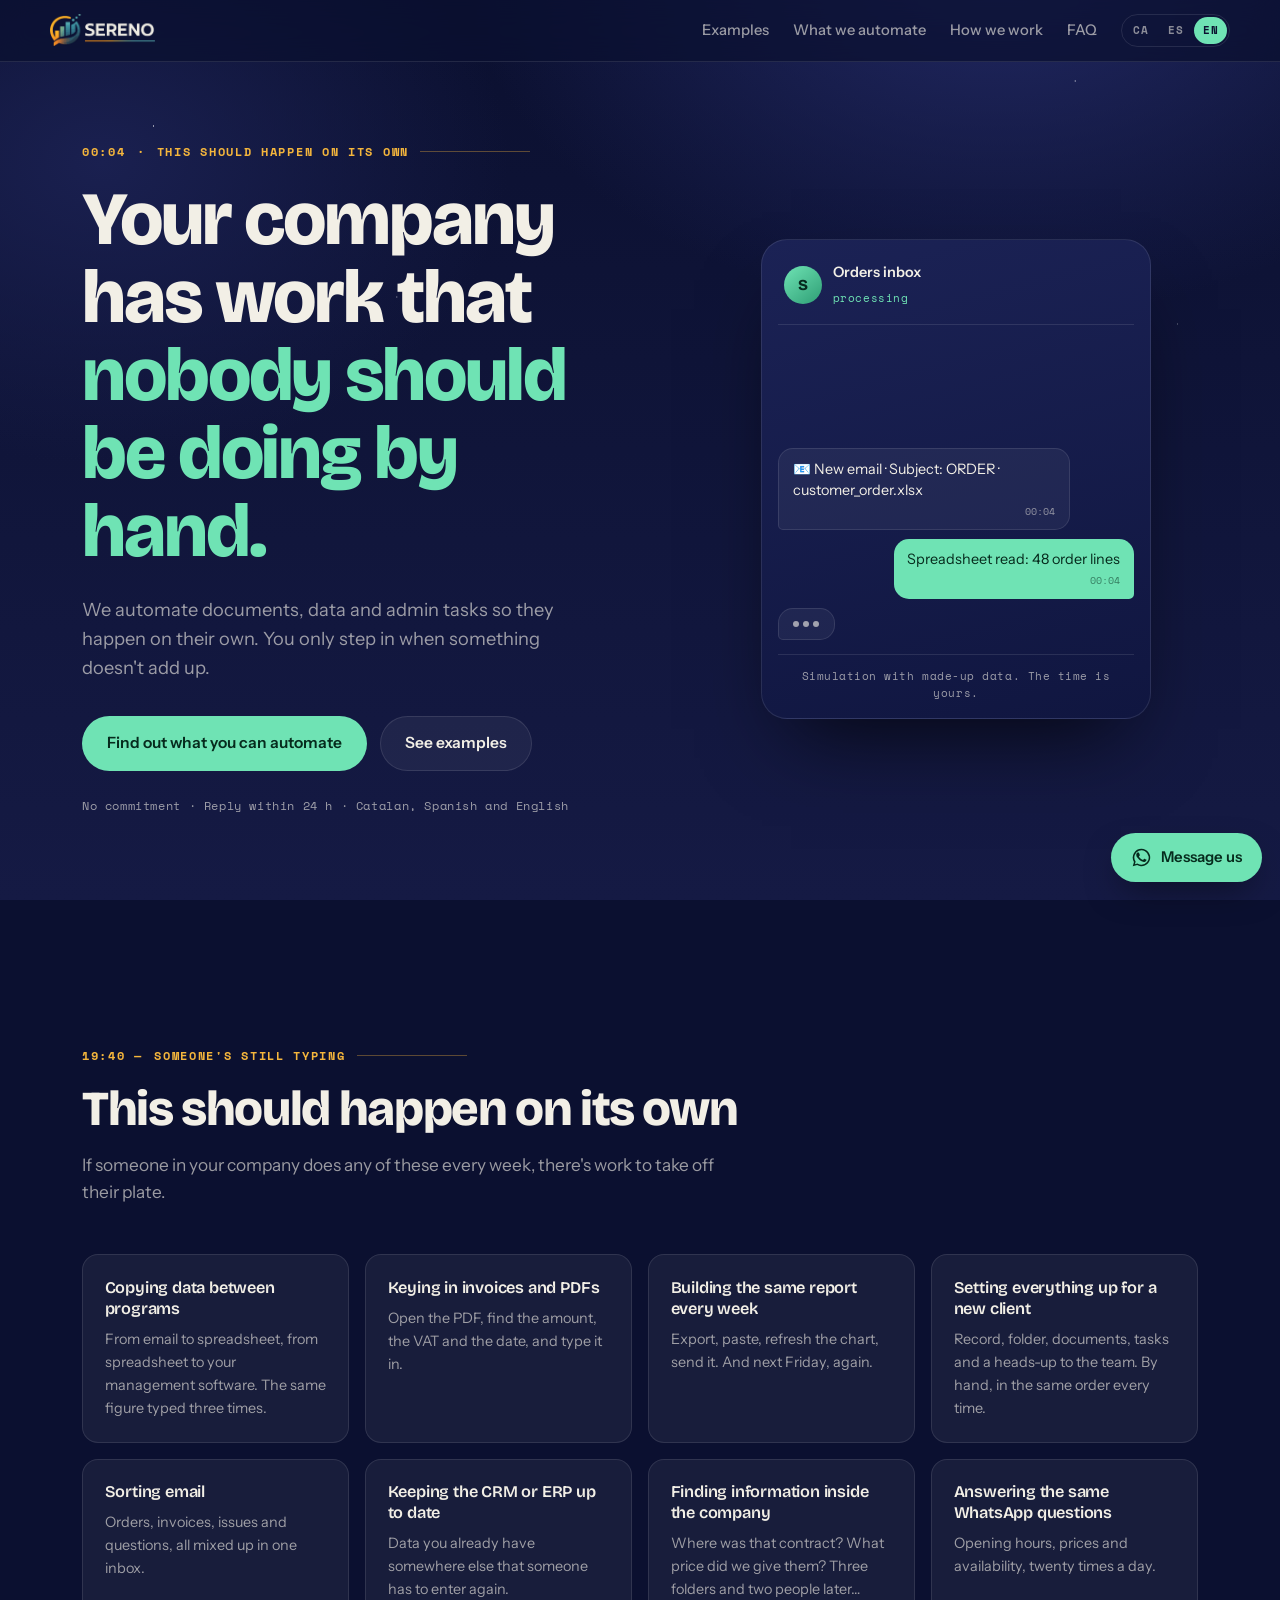
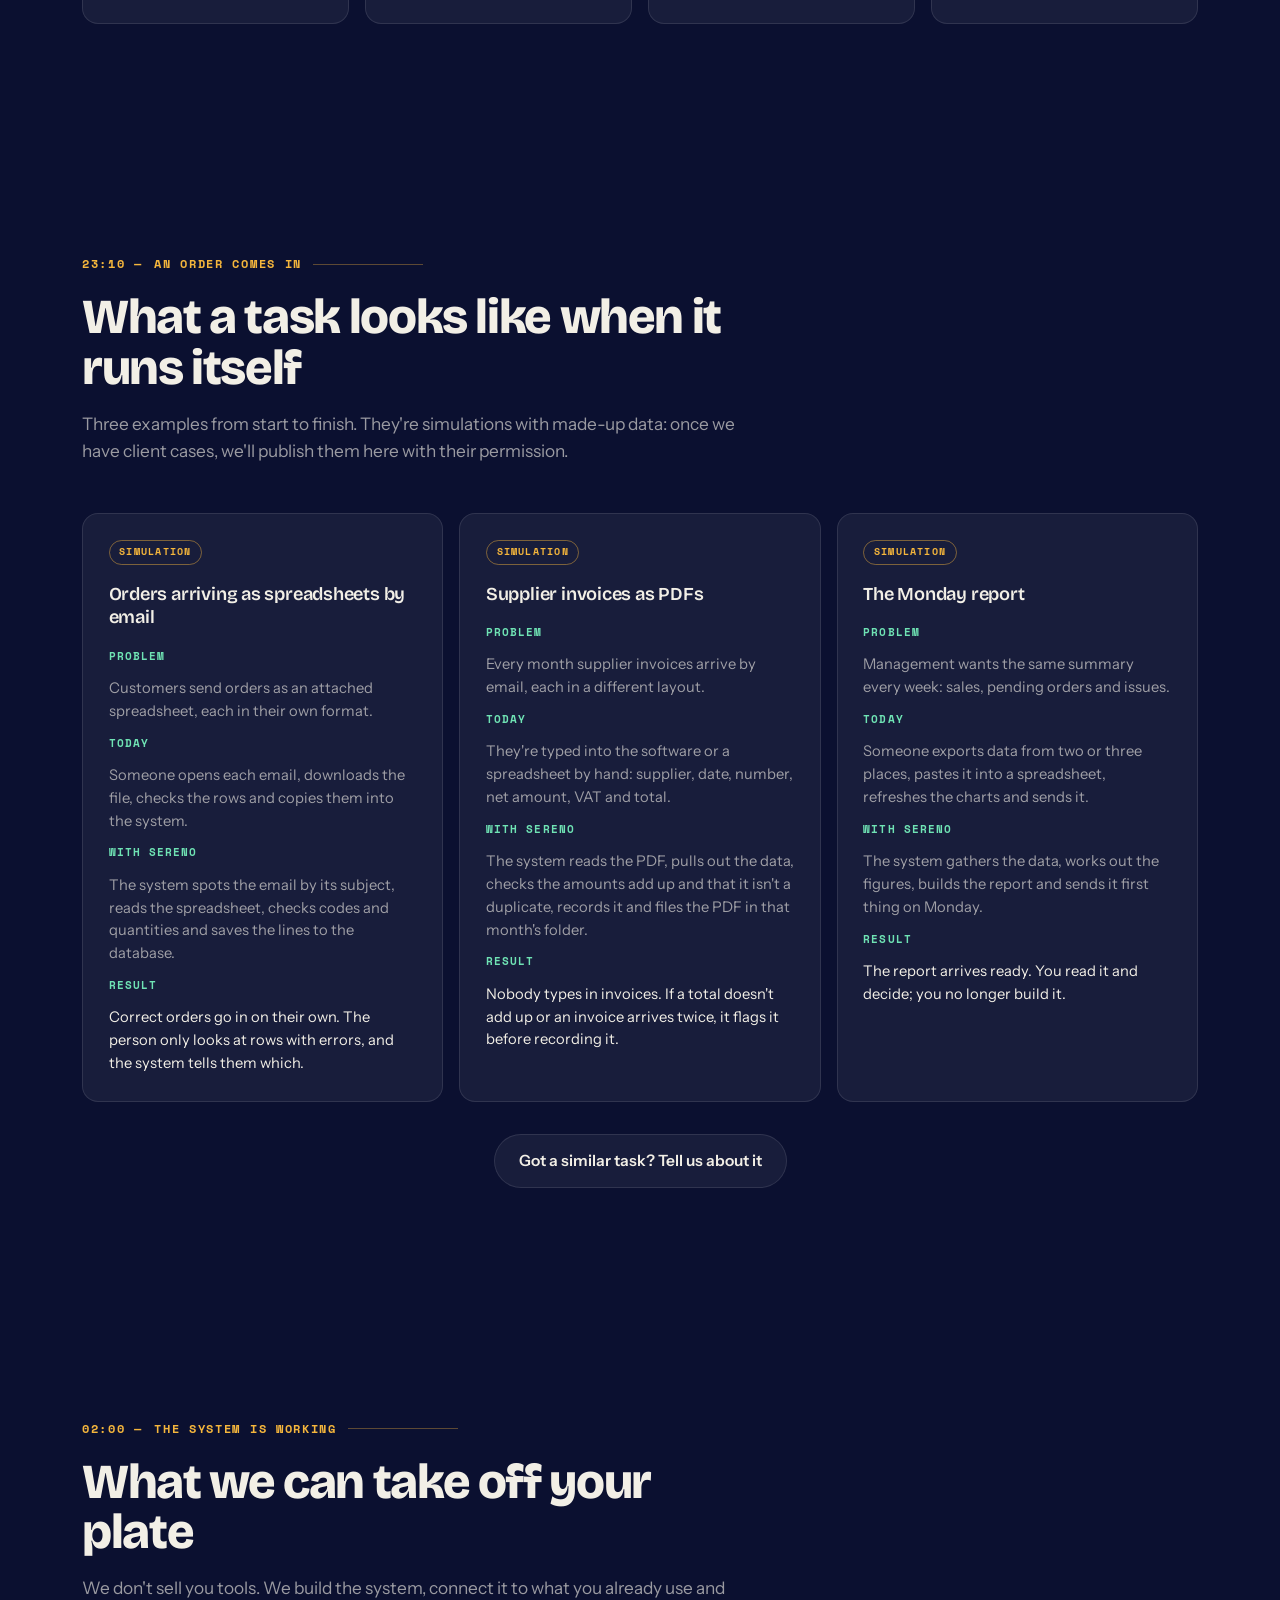
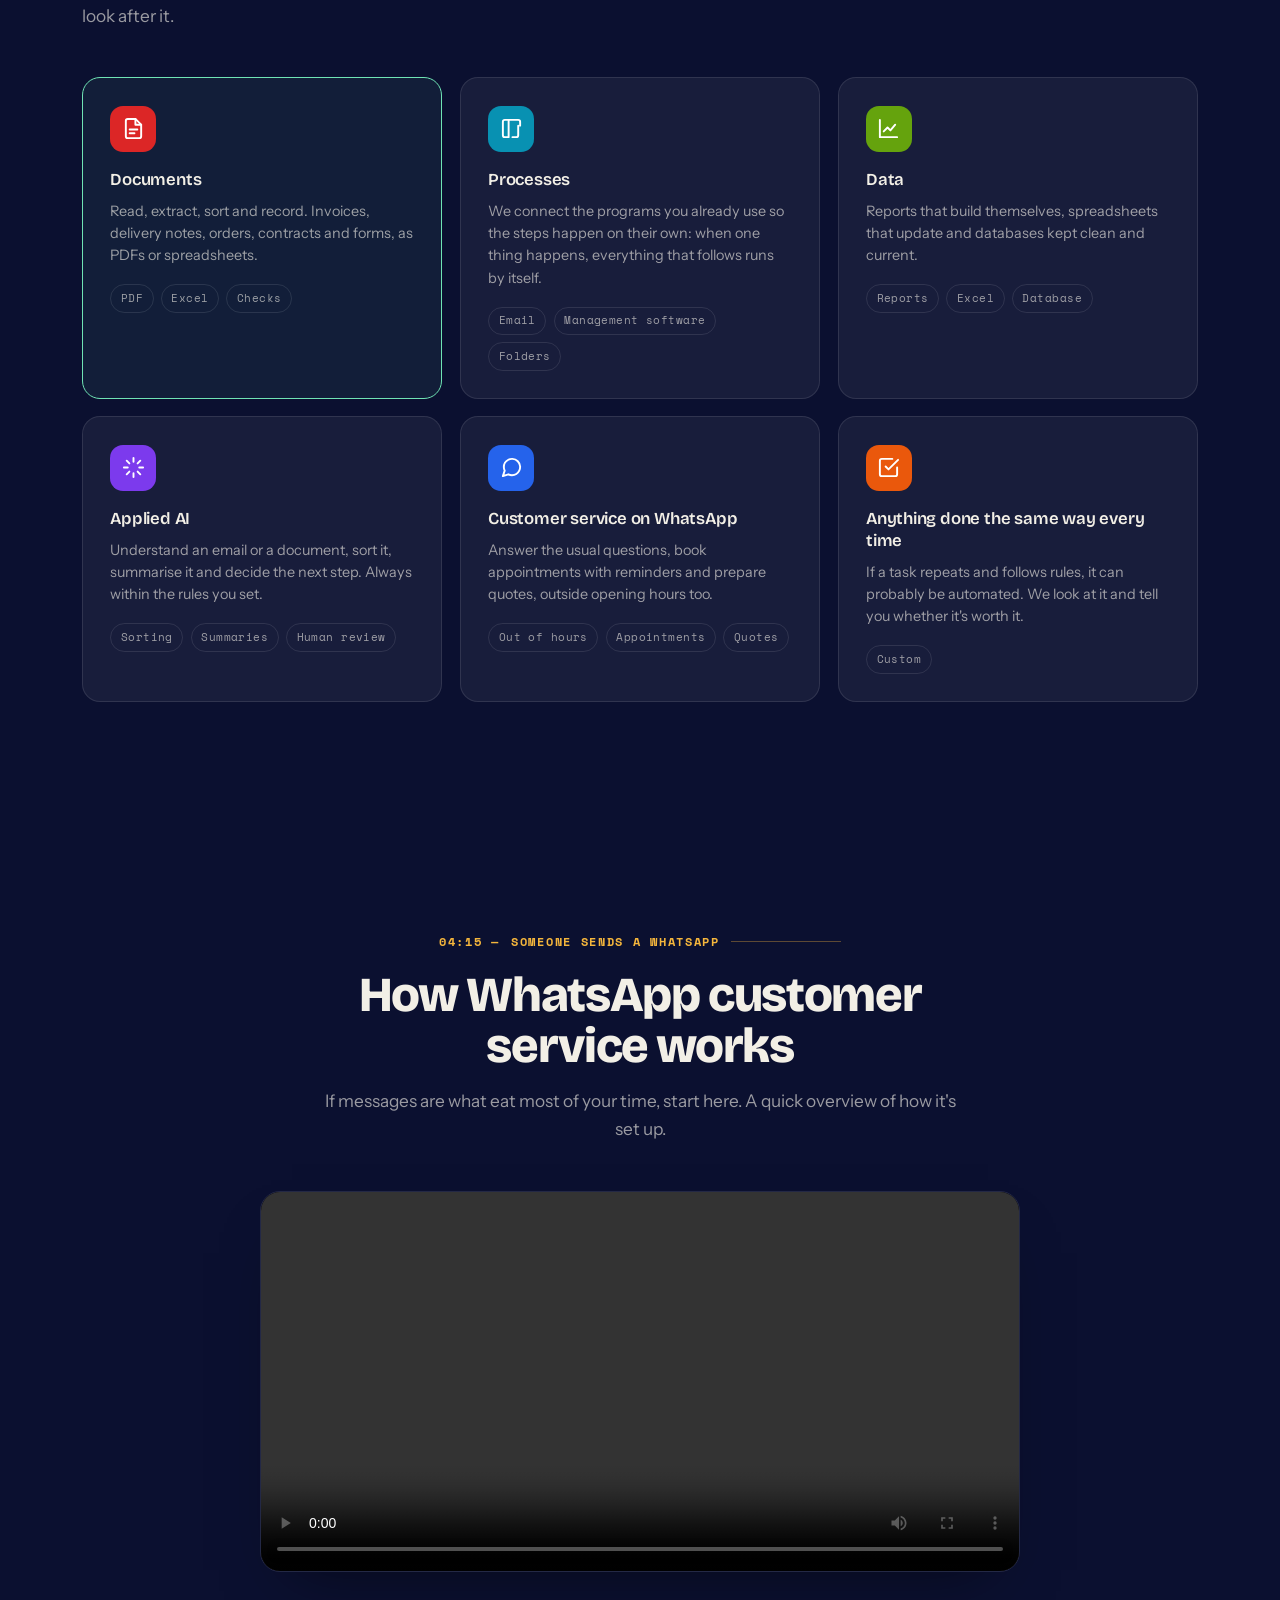
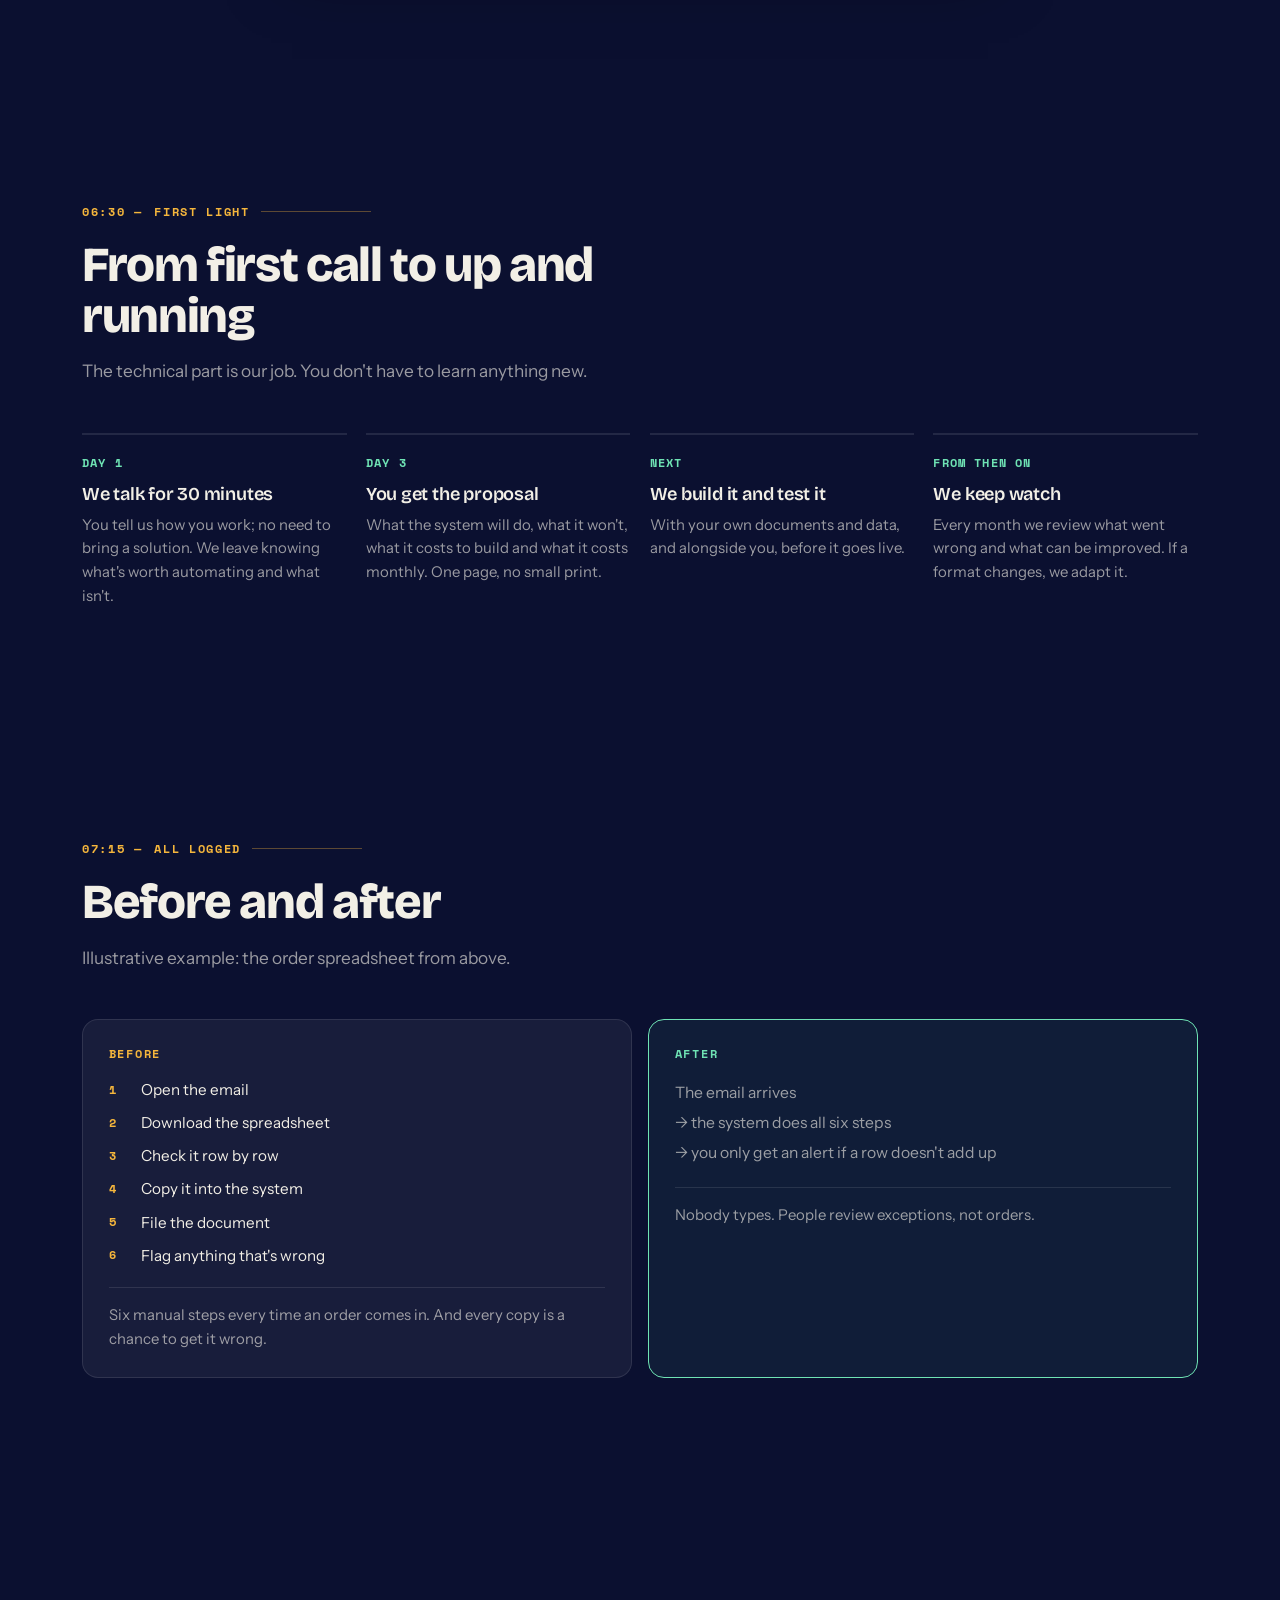
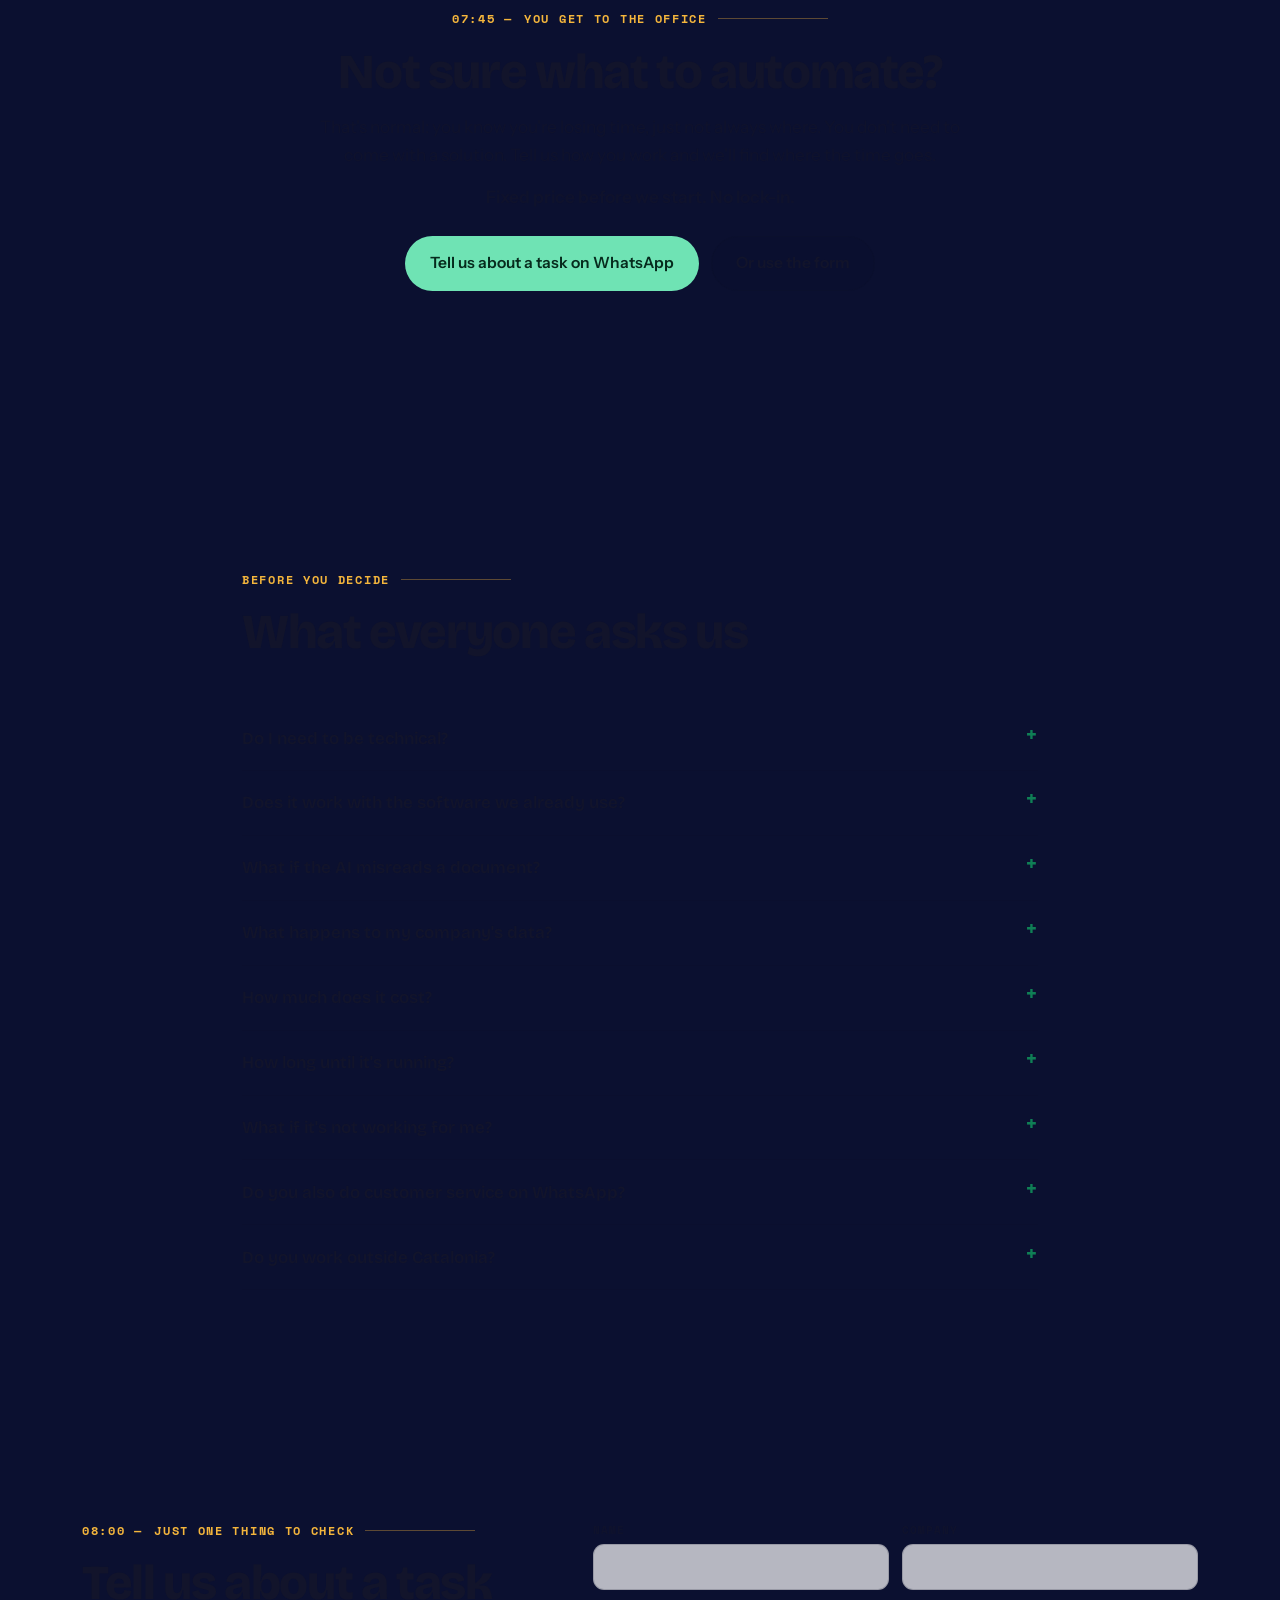
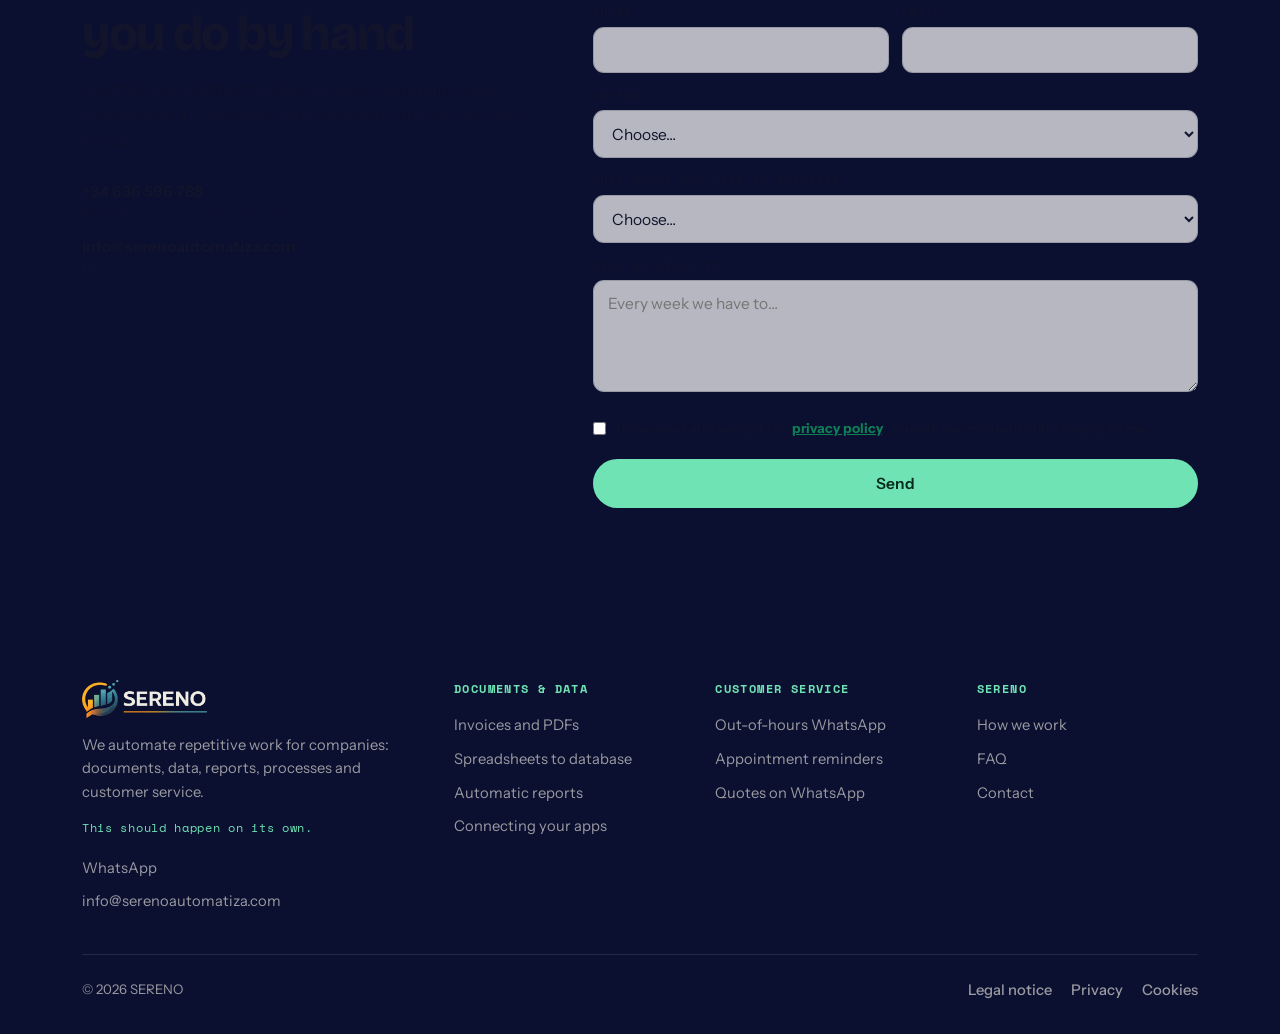
<file: index.html>
<!DOCTYPE html>
<html lang="ca">
<head>
<meta charset="UTF-8">
<meta name="viewport" content="width=device-width, initial-scale=1.0">
<meta name="google-site-verification" content="-JZ5I5X6Qb2oKa08xQ8pBW22THXiwasfVXAvZO1UGyw" />

<!-- ═══════════════════════════════════════════════════════════════
     CONFIGURACIÓ RÀPIDA — canvia només aquestes dades
     ═══════════════════════════════════════════════════════════════
     1. Nom de marca ......... cerca i reemplaça  SERENO
     2. Telèfon WhatsApp ..... cerca i reemplaça  34636596788
     3. Correu ............... cerca i reemplaça  info@serenoautomatiza.com
     4. Domini ............... cerca i reemplaça  https://serenoautomatiza.com
     Idiomes: cada element traduïble porta data-es i data-en.
     El text que hi ha escrit a l'HTML és el català (idioma base).
     ═══════════════════════════════════════════════════════════════ -->

<link rel="icon" type="image/x-icon" href="favicon.ico">
<link rel="icon" type="image/png" sizes="16x16" href="favicon-16.png">
<link rel="icon" type="image/png" sizes="32x32" href="favicon-32.png">
<link rel="icon" type="image/png" sizes="48x48" href="favicon-48.png">
<link rel="icon" type="image/png" sizes="192x192" href="favicon-192.png">
<link rel="apple-touch-icon" sizes="180x180" href="favicon-180.png">

<title>SERENO — Automatització de documents, dades i tasques administratives</title>
<meta name="description" content="Automatitzem la feina que la teva empresa encara fa a mà: factures i PDFs, Excels que arriben per correu, informes de cada setmana i dades entre programes. Som a Seva (Osona).">
<meta name="keywords" content="automatització de processos, automatitzar factures, Excel a base de dades, automatització tasques administratives, automatització empreses Catalunya, automatización de procesos pymes, Osona">
<meta name="robots" content="index, follow">
<meta name="author" content="SERENO">
<link rel="canonical" href="https://serenoautomatiza.com/">
<link rel="alternate" hreflang="ca" href="https://serenoautomatiza.com/">
<link rel="alternate" hreflang="es" href="https://serenoautomatiza.com/?lang=es">
<link rel="alternate" hreflang="en" href="https://serenoautomatiza.com/?lang=en">
<link rel="alternate" hreflang="x-default" href="https://serenoautomatiza.com/">

<meta property="og:type" content="website">
<meta property="og:site_name" content="SERENO">
<meta property="og:title" content="SERENO — Això hauria de fer-se sol">
<meta property="og:description" content="Automatitzem documents, dades i tasques administratives perquè passin soles. Tu només hi entres quan alguna cosa no quadra.">
<meta property="og:url" content="https://serenoautomatiza.com/">
<meta property="og:image" content="https://serenoautomatiza.com/og-image.png">
<meta property="og:image:width" content="1200">
<meta property="og:image:height" content="630">
<meta property="og:image:alt" content="SERENO — Automatització de documents, dades i tasques administratives">
<meta property="og:locale" content="ca_ES">
<meta property="og:locale:alternate" content="es_ES">
<meta property="og:locale:alternate" content="en_GB">

<meta name="twitter:card" content="summary_large_image">
<meta name="twitter:title" content="SERENO — Això hauria de fer-se sol">
<meta name="twitter:description" content="Automatitzem documents, dades i tasques administratives perquè passin soles.">
<meta name="twitter:image" content="https://serenoautomatiza.com/og-image.png">

<link rel="preconnect" href="https://fonts.googleapis.com">
<link rel="preconnect" href="https://fonts.gstatic.com" crossorigin>
<link href="https://fonts.googleapis.com/css2?family=Bricolage+Grotesque:opsz,wght@12..96,400;12..96,600;12..96,800&family=Instrument+Sans:wght@400;500;600&family=Space+Mono:wght@400;700&display=swap" rel="stylesheet">

<script type="application/ld+json">
{
  "@context": "https://schema.org",
  "@type": "ProfessionalService",
  "name": "SERENO",
  "alternateName": "SERENO Automatiza",
  "description": "Automatització de documents, dades, processos i tasques administratives per a empreses: lectura de factures i PDFs, Excels a base de dades, informes automàtics, connexió entre programes i atenció al client per WhatsApp.",
  "url": "https://serenoautomatiza.com",
  "logo": "https://serenoautomatiza.com/logo-sereno-oscuro.png",
  "image": "https://serenoautomatiza.com/og-image.png",
  "email": "info@serenoautomatiza.com",
  "telephone": "+34636596788",
  "areaServed": [
    {"@type": "Country", "name": "España"},
    {"@type": "Country", "name": "Colombia"}
  ],
  "availableLanguage": ["ca", "es", "en"],
  "sameAs": [],
  "priceRange": "$$",
  "knowsAbout": [
    "Automatització de processos",
    "Extracció de dades de documents i factures",
    "Integració de programes i bases de dades",
    "Informes automàtics",
    "Atenció al client per WhatsApp"
  ]
}
</script>

<style>
/* ── Tokens ───────────────────────────────────────────────────── */
:root{
  --nit:        #0B1030;
  --nit-2:      #151A44;
  --superficie: rgba(255,255,255,.055);
  --vora:       rgba(255,255,255,.10);
  --crema:      #F2EFE6;
  --crema-suau: rgba(242,239,230,.62);
  --menta:      #6FE3B4;
  --ambre:      #F5B63C;
  --tinta:      #12142B;
  --tinta-suau: rgba(18,20,43,.66);

  --display: 'Bricolage Grotesque', system-ui, sans-serif;
  --cos:     'Instrument Sans', system-ui, sans-serif;
  --mono:    'Space Mono', ui-monospace, monospace;

  --alba: 0; /* 0 = nit, 1 = dia — el controla l'scroll */
  --max:  1180px;
}

*{box-sizing:border-box;margin:0;padding:0}
html{scroll-behavior:smooth}

body{
  font-family:var(--cos);
  background:var(--nit);
  color:var(--crema);
  line-height:1.6;
  -webkit-font-smoothing:antialiased;
  overflow-x:hidden;
}

/* ── L'alba: capa fixa que s'aclareix amb l'scroll ───────────── */
.alba{
  position:fixed; inset:0; z-index:-1; pointer-events:none;
  background:
    radial-gradient(1200px 800px at 70% 110%, #F7C978 0%, #E58B5C 32%, #7B5E9B 62%, transparent 82%),
    linear-gradient(180deg, #FDF6E7 0%, #F2EFE6 100%);
  opacity:var(--alba);
  transition:opacity .12s linear;
}
.fons-nit{
  position:fixed; inset:0; z-index:-2;
  background:
    radial-gradient(900px 620px at 78% -6%, #232A66 0%, transparent 60%),
    radial-gradient(700px 520px at 8% 18%, #1A2050 0%, transparent 58%),
    linear-gradient(180deg, var(--nit) 0%, var(--nit-2) 100%);
}
.estrelles{position:fixed;inset:0;z-index:-1;pointer-events:none;opacity:calc(1 - var(--alba));
  background-image:
    radial-gradient(1px 1px at 12% 14%, rgba(255,255,255,.55) 50%, transparent),
    radial-gradient(1px 1px at 84% 9%,  rgba(255,255,255,.42) 50%, transparent),
    radial-gradient(1px 1px at 63% 27%, rgba(255,255,255,.30) 50%, transparent),
    radial-gradient(1px 1px at 31% 33%, rgba(255,255,255,.28) 50%, transparent),
    radial-gradient(1px 1px at 92% 36%, rgba(255,255,255,.22) 50%, transparent);
}

/* ── Tipografia ──────────────────────────────────────────────── */
h1,h2,h3{font-family:var(--display);font-weight:800;letter-spacing:-.028em;line-height:1.04}
h1{font-size:clamp(2.5rem,6.4vw,4.7rem)}
h2{font-size:clamp(1.95rem,4.1vw,3.05rem)}
h3{font-size:1.14rem;font-weight:600;letter-spacing:-.012em;line-height:1.3}
p{font-size:1.02rem}
em{font-style:normal;color:var(--menta)}

.hora{
  font-family:var(--mono);font-size:.76rem;font-weight:700;
  letter-spacing:.14em;text-transform:uppercase;
  color:var(--ambre);display:flex;align-items:center;gap:.7rem;margin-bottom:1.15rem;
}
.hora::after{content:'';height:1px;flex:1;max-width:110px;background:currentColor;opacity:.35}

/* ── Estructura ──────────────────────────────────────────────── */
.env{max-width:var(--max);margin:0 auto;padding:0 clamp(1.15rem,4vw,2rem)}
section{padding:clamp(4.5rem,9vw,7.5rem) 0;position:relative}

.dia{color:var(--tinta)}
.dia h1,.dia h2,.dia h3{color:var(--tinta)}
.dia .apagat{color:var(--tinta-suau)}
.dia em{color:#0F7F55}
.apagat{color:var(--crema-suau)}

.intro{max-width:660px;margin-bottom:3rem}
.intro.cta-central{max-width:640px;margin-left:auto;margin-right:auto;text-align:center}
.intro p{margin-top:1rem;font-size:1.08rem}

/* ── Capçalera ───────────────────────────────────────────────── */
header{
  position:sticky;top:0;z-index:50;
  backdrop-filter:blur(14px);
  background:rgba(11,16,48,.72);
  border-bottom:1px solid var(--vora);
  transition:background .3s;
}
header.clar{background:rgba(250,246,236,.78);border-bottom-color:rgba(18,20,43,.10)}
header.clar .marca,header.clar nav a{color:var(--tinta)}
.barra{display:flex;align-items:center;justify-content:space-between;gap:1rem;padding:.85rem 0}
.marca{font-family:var(--display);font-weight:800;font-size:1.28rem;letter-spacing:-.03em;color:var(--crema);text-decoration:none;display:flex;align-items:center;gap:.55rem}
.logo{height:32px;width:auto;display:block}
.logo-fosc{display:none}
header.clar .logo-claro{display:none}
header.clar .logo-fosc{display:block}
footer .logo{height:38px}
nav{display:flex;align-items:center;gap:1.5rem}
nav a{color:var(--crema-suau);text-decoration:none;font-size:.92rem;font-weight:500;transition:color .2s}
nav a:hover{color:var(--menta)}
.nav-links{display:flex;gap:1.5rem}

.idioma{display:flex;gap:2px;border:1px solid var(--vora);border-radius:99px;padding:2px;font-family:var(--mono);font-size:.68rem;font-weight:700}
.idioma button{background:none;border:0;color:inherit;cursor:pointer;padding:.32rem .55rem;border-radius:99px;font:inherit;letter-spacing:.06em;opacity:.55;transition:.2s}
.idioma button.on{background:var(--menta);color:var(--nit);opacity:1}
header.clar .idioma{border-color:rgba(18,20,43,.18);color:var(--tinta)}

/* ── Botons ──────────────────────────────────────────────────── */
.btn{
  display:inline-flex;align-items:center;gap:.55rem;
  padding:.88rem 1.5rem;border-radius:99px;
  font-family:var(--cos);font-weight:600;font-size:.97rem;
  text-decoration:none;border:1px solid transparent;cursor:pointer;
  transition:transform .18s, background .2s, border-color .2s;
}
.btn:hover{transform:translateY(-2px)}
.btn-1{background:var(--menta);color:#062B1D}
.btn-1:hover{background:#8BEDC4}
.btn-2{border-color:var(--vora);color:var(--crema);background:var(--superficie)}
.btn-2:hover{border-color:var(--menta);color:var(--menta)}
.dia .btn-2{border-color:rgba(18,20,43,.20);color:var(--tinta);background:rgba(18,20,43,.04)}
.dia .btn-2:hover{border-color:var(--tinta)}

/* ── Hero ────────────────────────────────────────────────────── */
.hero{padding-top:clamp(3rem,7vw,5rem);min-height:88vh;display:flex;align-items:center}
.hero-graella{display:grid;grid-template-columns:1.08fr .92fr;gap:clamp(2.5rem,5vw,4.5rem);align-items:center;width:100%}
.hero p.lead{font-size:1.14rem;margin:1.5rem 0 2.1rem;max-width:32rem}
.hero-botons{display:flex;flex-wrap:wrap;gap:.8rem}
.nota{margin-top:1.6rem;font-family:var(--mono);font-size:.76rem;letter-spacing:.05em;color:var(--crema-suau)}

/* ── Telèfon simulat ─────────────────────────────────────────── */
.telefon{
  background:linear-gradient(165deg,#1B2255,#101640);
  border:1px solid var(--vora);border-radius:26px;
  padding:1rem;box-shadow:0 40px 80px -30px rgba(0,0,0,.75);
  max-width:390px;margin-inline:auto;width:100%;
}
.tel-cap{display:flex;align-items:center;gap:.7rem;padding:.35rem .35rem .9rem;border-bottom:1px solid var(--vora);margin-bottom:.9rem}
.avatar{width:38px;height:38px;border-radius:50%;background:linear-gradient(140deg,var(--menta),#2E9E75);display:grid;place-items:center;font-family:var(--display);font-weight:800;color:#062B1D;font-size:.95rem}
.tel-cap strong{display:block;font-size:.9rem;font-weight:600}
.tel-cap span{font-family:var(--mono);font-size:.68rem;color:var(--menta);letter-spacing:.05em}
.xat{display:flex;flex-direction:column;gap:.55rem;min-height:300px;justify-content:flex-end}
.bombolla{
  max-width:82%;padding:.62rem .85rem;border-radius:15px;font-size:.9rem;line-height:1.45;
  animation:puja .38s cubic-bezier(.2,.8,.3,1) both;position:relative;
}
.bombolla time{display:block;font-family:var(--mono);font-size:.62rem;opacity:.55;margin-top:.28rem;text-align:right}
.rebut{background:var(--superficie);border:1px solid var(--vora);border-bottom-left-radius:5px;align-self:flex-start}
.enviat{background:var(--menta);color:#062B1D;border-bottom-right-radius:5px;align-self:flex-end}
@keyframes puja{from{opacity:0;transform:translateY(9px)}to{opacity:1;transform:none}}
.escrivint{display:flex;gap:4px;padding:.75rem .9rem;background:var(--superficie);border:1px solid var(--vora);border-radius:15px;border-bottom-left-radius:5px;align-self:flex-start;width:fit-content}
.escrivint i{width:6px;height:6px;border-radius:50%;background:var(--crema-suau);animation:bot 1.25s infinite}
.escrivint i:nth-child(2){animation-delay:.18s}
.escrivint i:nth-child(3){animation-delay:.36s}
@keyframes bot{0%,60%,100%{opacity:.28;transform:translateY(0)}30%{opacity:1;transform:translateY(-3px)}}
.peu-tel{margin-top:.9rem;padding-top:.8rem;border-top:1px solid var(--vora);font-family:var(--mono);font-size:.67rem;letter-spacing:.05em;color:var(--crema-suau);text-align:center}

/* ── Graelles ────────────────────────────────────────────────── */
.graella{display:grid;gap:1rem}
.g2{grid-template-columns:repeat(2,1fr)}
.g3{grid-template-columns:repeat(3,1fr)}

.targeta{
  background:var(--superficie);border:1px solid var(--vora);
  border-radius:16px;padding:1.6rem;transition:border-color .25s, transform .25s;
}
.targeta:hover{border-color:rgba(111,227,180,.45);transform:translateY(-3px)}
.targeta h3{margin-bottom:.55rem}
.targeta p{font-size:.94rem;color:var(--crema-suau)}
.dia .targeta{background:rgba(18,20,43,.035);border-color:rgba(18,20,43,.11)}
.dia .targeta p{color:var(--tinta-suau)}
.targeta-destacada{border-color:var(--menta);background:rgba(111,227,180,.06)}
.targeta-destacada:hover{border-color:var(--menta)}
.dia .targeta-destacada{border-color:#0F7F55;background:rgba(15,127,85,.05)}

/* ── Graella de serveis amb icones ──────────────────────────────── */
.graella-serveis{display:grid;grid-template-columns:repeat(3,1fr);gap:1.1rem;margin-top:1.5rem}
.targeta-servei{
  background:var(--superficie);border:1px solid var(--vora);border-radius:18px;
  padding:1.7rem;transition:border-color .25s, transform .25s;
}
.targeta-servei:hover{border-color:rgba(111,227,180,.45);transform:translateY(-3px)}
.targeta-servei.destacada{border-color:var(--menta);background:rgba(111,227,180,.07)}
.dia .targeta-servei{background:#fff;border-color:rgba(18,20,43,.1)}
.dia .targeta-servei.destacada{border-color:#0F7F55;background:rgba(15,127,85,.05)}
.icona-servei{
  width:46px;height:46px;border-radius:13px;display:flex;align-items:center;justify-content:center;
  margin-bottom:1.1rem;color:#fff;
}
.icona-servei svg{width:23px;height:23px}
.targeta-servei h3{font-size:1.05rem;margin-bottom:.55rem}
.targeta-servei p{font-size:.9rem;color:var(--crema-suau);line-height:1.55}
.dia .targeta-servei p{color:var(--tinta-suau)}
.targeta-servei .etiquetes{margin-top:1.1rem}

.marca-hora{font-family:var(--mono);font-size:.72rem;font-weight:700;color:var(--ambre);letter-spacing:.1em;display:block;margin-bottom:.7rem}

/* ── Vídeo ───────────────────────────────────────────────────── */
.video-marc{max-width:760px;margin:2.2rem auto 0;border-radius:20px;overflow:hidden;border:1px solid var(--vora);box-shadow:0 30px 60px -32px rgba(0,0,0,.5)}
.dia .video-marc{border-color:rgba(18,20,43,.12);box-shadow:0 30px 60px -32px rgba(18,20,43,.25)}
.video-marc video{display:block;width:100%;height:auto;background:#000}

.etiquetes{display:flex;flex-wrap:wrap;gap:.45rem;margin-top:1rem}
.etiqueta{font-family:var(--mono);font-size:.68rem;letter-spacing:.04em;padding:.28rem .6rem;border:1px solid var(--vora);border-radius:99px;color:var(--crema-suau)}
.dia .etiqueta{border-color:rgba(18,20,43,.15);color:var(--tinta-suau)}

/* ── Procés ──────────────────────────────────────────────────── */
.passos{display:grid;grid-template-columns:repeat(4,1fr);gap:1.2rem}
.pas{border-top:2px solid var(--vora);padding-top:1.2rem}
.pas .quan{font-family:var(--mono);font-size:.74rem;font-weight:700;color:var(--menta);letter-spacing:.1em;display:block;margin-bottom:.6rem}
.pas p{font-size:.93rem;color:var(--crema-suau);margin-top:.45rem}
.dia .pas{border-top-color:rgba(18,20,43,.16)}
.dia .pas p{color:var(--tinta-suau)}
.dia .pas .quan{color:#0F7F55}

/* ── Secció "com funciona": el text s'enfosqueix junt amb el fons durant la transició ── */
#como{
  color: var(--crema); /* fallback per navegadors sense color-mix() */
  color: color-mix(in srgb, var(--tinta) calc(var(--alba) * 100%), var(--crema));
}
#como .apagat,
#como .pas p{
  color: var(--crema-suau);
  color: color-mix(in srgb, var(--tinta-suau) calc(var(--alba) * 100%), var(--crema-suau));
}
#como .pas{
  border-top-color: var(--vora);
  border-top-color: color-mix(in srgb, rgba(18,20,43,.16) calc(var(--alba) * 100%), var(--vora));
}
#como .pas .quan{
  color: var(--menta);
  color: color-mix(in srgb, #0F7F55 calc(var(--alba) * 100%), var(--menta));
}

/* ── Sectors ─────────────────────────────────────────────────── */
.sectors{display:flex;flex-wrap:wrap;gap:.6rem;margin-top:1.5rem}
.sector{padding:.6rem 1.05rem;border:1px solid var(--vora);border-radius:99px;font-size:.92rem;font-weight:500;transition:.2s;text-decoration:none;color:inherit;cursor:pointer;display:inline-block}
.sector:hover{border-color:var(--menta);color:var(--menta)}
.dia .sector{border-color:rgba(18,20,43,.16)}
.sector-destacat{border-color:var(--menta);background:rgba(111,227,180,.1);color:var(--menta);font-weight:700}
.sector-destacat:hover{background:rgba(111,227,180,.18)}
.dia .sector-destacat{border-color:#0F7F55;background:rgba(15,127,85,.08);color:#0F7F55}
.dia .sector-destacat:hover{background:rgba(15,127,85,.14)}

/* ── Plans ───────────────────────────────────────────────────── */
.plans{display:grid;grid-template-columns:repeat(3,1fr);gap:1.1rem;align-items:start}
.pla{border:1px solid rgba(18,20,43,.13);border-radius:18px;padding:1.9rem;background:rgba(255,255,255,.45)}
.pla.destacat{border-color:#0F7F55;background:#fff;box-shadow:0 24px 50px -28px rgba(15,127,85,.45)}
.pla .nom{font-family:var(--mono);font-size:.72rem;font-weight:700;letter-spacing:.13em;text-transform:uppercase;color:#0F7F55}
.pla h3{font-size:1.5rem;font-family:var(--display);font-weight:800;margin:.5rem 0 .3rem}
.preu{font-family:var(--display);font-size:1.05rem;font-weight:600;color:var(--tinta-suau);margin-bottom:1.1rem}
.pla ul{list-style:none;margin:1.2rem 0;display:flex;flex-direction:column;gap:.55rem}
.pla li{font-size:.93rem;padding-left:1.35rem;position:relative;color:var(--tinta-suau)}
.pla li::before{content:'';position:absolute;left:0;top:.55em;width:7px;height:7px;border-radius:50%;background:#0F7F55}
.insignia{display:inline-block;font-family:var(--mono);font-size:.63rem;font-weight:700;letter-spacing:.11em;background:#0F7F55;color:#fff;padding:.2rem .55rem;border-radius:99px;margin-bottom:.7rem}

/* ── FAQ ─────────────────────────────────────────────────────── */
details{border-bottom:1px solid rgba(18,20,43,.13);padding:1.15rem 0}
summary{font-family:var(--display);font-weight:600;font-size:1.06rem;cursor:pointer;list-style:none;display:flex;justify-content:space-between;gap:1.5rem;align-items:flex-start}
summary::-webkit-details-marker{display:none}
summary::after{content:'+';font-family:var(--mono);font-size:1.3rem;line-height:1;color:#0F7F55;transition:transform .25s;flex-shrink:0}
details[open] summary::after{transform:rotate(45deg)}
details p{margin-top:.75rem;color:var(--tinta-suau);font-size:.97rem;max-width:64ch}

/* ── Formulari ───────────────────────────────────────────────── */
.contacte{display:grid;grid-template-columns:.85fr 1.15fr;gap:clamp(2rem,5vw,4rem);align-items:start}
form{display:grid;gap:.85rem}
.fila{display:grid;grid-template-columns:1fr 1fr;gap:.85rem}
label{display:block;font-family:var(--mono);font-size:.7rem;font-weight:700;letter-spacing:.09em;text-transform:uppercase;color:var(--tinta-suau);margin-bottom:.35rem}
input,select,textarea{
  width:100%;padding:.78rem .9rem;border:1px solid rgba(18,20,43,.18);
  border-radius:11px;background:rgba(255,255,255,.7);color:var(--tinta);
  font-family:var(--cos);font-size:.97rem;
}
input:focus,select:focus,textarea:focus{outline:2px solid #0F7F55;outline-offset:1px;border-color:transparent}
textarea{min-height:112px;resize:vertical}
.consent{display:flex;gap:.6rem;align-items:flex-start;font-size:.85rem;color:var(--tinta-suau);margin-top:.3rem;font-family:var(--cos);letter-spacing:normal;text-transform:none}
.consent input{width:auto;margin-top:.25rem;flex-shrink:0}
.consent a{color:#0F7F55}
.amagat{position:absolute;left:-9999px}
.canals{display:flex;flex-direction:column;gap:.8rem;margin-top:1.6rem}
.canal{display:flex;flex-direction:column;text-decoration:none;color:var(--tinta);font-weight:500;font-size:.97rem}
.canal span{font-family:var(--mono);font-size:.68rem;letter-spacing:.09em;color:var(--tinta-suau);font-weight:400}

/* ── Peu ─────────────────────────────────────────────────────── */
footer{background:var(--nit);color:var(--crema);padding:3.5rem 0 2rem;position:relative;z-index:1}
.peu-graella{display:grid;grid-template-columns:1.5fr 1fr 1fr 1fr;gap:2.5rem;margin-bottom:2.5rem}
.peu-lema{margin-top:.9rem;font-family:var(--mono);font-size:.72rem;letter-spacing:.06em;color:var(--menta)}
.peu-contacte{margin-top:1.1rem}
footer h4{font-family:var(--mono);font-size:.72rem;letter-spacing:.12em;text-transform:uppercase;color:var(--menta);margin-bottom:.9rem;font-weight:700}
footer ul{list-style:none;display:flex;flex-direction:column;gap:.5rem}
footer a{color:var(--crema-suau);text-decoration:none;font-size:.92rem}
footer a:hover{color:var(--menta)}
.peu-final{border-top:1px solid var(--vora);padding-top:1.5rem;display:flex;flex-wrap:wrap;gap:1rem;justify-content:space-between;font-size:.83rem;color:var(--crema-suau)}
.peu-final nav{gap:1.2rem}

/* ── WhatsApp flotant ────────────────────────────────────────── */
.flotant{
  position:fixed;right:1.1rem;bottom:1.1rem;z-index:60;
  display:flex;align-items:center;gap:.6rem;
  background:var(--menta);color:#062B1D;
  padding:.8rem 1.25rem;border-radius:99px;text-decoration:none;
  font-weight:600;font-size:.93rem;
  box-shadow:0 14px 34px -10px rgba(0,0,0,.5);
  transition:transform .2s;
}
.flotant:hover{transform:scale(1.04)}

/* ── Aparicions ──────────────────────────────────────────────── */
.apareix{opacity:0;transform:translateY(18px);transition:opacity .6s ease, transform .6s cubic-bezier(.2,.8,.3,1)}
.apareix.vist{opacity:1;transform:none}

/* ── Responsive ──────────────────────────────────────────────── */
@media(max-width:900px){
  .hero-graella{grid-template-columns:1fr;gap:2.5rem}
  .g3,.passos,.plans{grid-template-columns:repeat(2,1fr)}
  .graella-serveis{grid-template-columns:repeat(2,1fr)}
  .contacte{grid-template-columns:1fr}
  .peu-graella{grid-template-columns:1fr 1fr}
  .nav-links{display:none}
}
@media(max-width:620px){
  .g3,.g2,.passos,.plans,.fila,.peu-graella,.graella-serveis{grid-template-columns:1fr}
  .flotant span{display:none}
  .flotant{padding:.95rem}
  section{padding:3.5rem 0}
}
@media(prefers-reduced-motion:reduce){
  *,*::before,*::after{animation-duration:.001ms!important;transition-duration:.001ms!important}
  .apareix{opacity:1;transform:none}
  html{scroll-behavior:auto}
}
:focus-visible{outline:2px solid var(--menta);outline-offset:3px;border-radius:4px}

/* ── Nou enfocament: tasques, exemples i abans/després ───────── */
.g4{grid-template-columns:repeat(4,1fr)}
.targeta.petita{padding:1.35rem}
.targeta.petita h3{font-size:1.02rem}
.targeta.petita p{font-size:.9rem}

.bombolla.avis{background:var(--ambre);color:#2B1B00;border-bottom-right-radius:5px;align-self:flex-end}

.exemple{display:flex;flex-direction:column;gap:.2rem}
.exemple .etiqueta-sim{align-self:flex-start;font-family:var(--mono);font-size:.64rem;font-weight:700;letter-spacing:.12em;color:var(--ambre);border:1px solid rgba(245,182,60,.45);border-radius:99px;padding:.22rem .6rem;margin-bottom:.9rem}
.exemple h3{margin-bottom:.9rem}
.exemple dl{display:grid;gap:.75rem}
.exemple dt{font-family:var(--mono);font-size:.68rem;font-weight:700;letter-spacing:.1em;text-transform:uppercase;color:var(--menta)}
.exemple dd{font-size:.92rem;color:var(--crema-suau);line-height:1.55}
.exemple dd.resultat{color:var(--crema)}
.enllac-sota{margin-top:2rem;text-align:center}

a.etiqueta{text-decoration:none;transition:.2s}
a.etiqueta:hover{border-color:var(--menta);color:var(--menta)}

.columna-ad h3{font-family:var(--mono);font-size:.78rem;letter-spacing:.14em;text-transform:uppercase;margin-bottom:1rem}
.columna-ad.abans h3{color:var(--ambre)}
.columna-ad.despres h3{color:var(--menta)}
.columna-ad ol{list-style:none;counter-reset:pas;display:flex;flex-direction:column;gap:.55rem}
.columna-ad ol li{counter-increment:pas;display:flex;gap:.7rem;font-size:.95rem}
.columna-ad ol li::before{content:counter(pas);font-family:var(--mono);font-size:.72rem;font-weight:700;color:var(--ambre);min-width:1.3rem;padding-top:.15rem}
.columna-ad .fletxes{font-size:.98rem;line-height:1.9}
.columna-ad .tancament{margin-top:1.2rem;padding-top:1rem;border-top:1px solid var(--vora);font-size:.93rem;color:var(--crema-suau)}

@media(max-width:900px){
  .g4{grid-template-columns:repeat(2,1fr)}
}
@media(max-width:620px){
  .g4{grid-template-columns:1fr}
}
</style>
</head>

<body>
<div class="fons-nit"></div>
<div class="estrelles"></div>
<div class="alba"></div>

<!-- ══════════ CAPÇALERA ══════════ -->
<header id="capcalera">
  <div class="env barra">
    <a href="#inici" class="marca">
      <img src="logo-sereno-claro.png" alt="SERENO" class="logo logo-claro">
      <img src="logo-sereno-oscuro.png" alt="SERENO" class="logo logo-fosc">
    </a>
    <nav>
      <div class="nav-links">
        <a href="#exemples" data-es="Ejemplos" data-en="Examples">Exemples</a>
        <a href="#servicios" data-es="Qué automatizamos" data-en="What we automate">Què automatitzem</a>
        <a href="#como" data-es="Cómo trabajamos" data-en="How we work">Com treballem</a>
        <a href="#faq">FAQ</a>
      </div>
      <div class="idioma" role="group" aria-label="Idioma / Language">
        <button type="button" data-lang="ca" class="on">CA</button>
        <button type="button" data-lang="es">ES</button>
        <button type="button" data-lang="en">EN</button>
      </div>
    </nav>
  </div>
</header>

<!-- ══════════ HERO ══════════ -->
<section class="hero" id="inici">
  <div class="env hero-graella">
    <div>
      <div class="hora"><span id="rellotge">--:--</span> · <span data-es="esto debería hacerse solo" data-en="this should happen on its own">això hauria de fer-se sol</span></div>
      <h1 data-es="Tu empresa tiene trabajo que <em>nadie debería hacer a mano.</em>" data-en="Your company has work that <em>nobody should be doing by hand.</em>">La teva empresa té feina que <em>ningú hauria de fer a mà.</em></h1>
      <p class="lead apagat" data-es="Automatizamos documentos, datos y tareas administrativas para que ocurran solos. Tú solo entras cuando algo no cuadra." data-en="We automate documents, data and admin tasks so they happen on their own. You only step in when something doesn't add up.">Automatitzem documents, dades i tasques administratives perquè passin soles. Tu només hi entres quan alguna cosa no quadra.</p>
      <div class="hero-botons">
        <a class="btn btn-1" href="#contacto" data-es="Descubre qué puedes automatizar" data-en="Find out what you can automate">Descobreix què pots automatitzar</a>
        <a class="btn btn-2" href="#exemples" data-es="Ver ejemplos" data-en="See examples">Veure exemples</a>
      </div>
      <p class="nota" data-es="Sin compromiso · Respuesta en menos de 24 h · Catalán, castellano e inglés" data-en="No commitment · Reply within 24 h · Catalan, Spanish and English">Sense compromís · Resposta en menys de 24 h · Català, castellà i anglès</p>
    </div>

    <div class="telefon" aria-label="Simulació d'una comanda que es processa sola">
      <div class="tel-cap">
        <div class="avatar">S</div>
        <div>
          <strong data-es="Buzón de pedidos" data-en="Orders inbox">Bústia de comandes</strong>
          <span data-es="procesando" data-en="processing">processant</span>
        </div>
      </div>
      <div class="xat" id="xat"></div>
      <p class="peu-tel" data-es="Simulación con datos ficticios. La hora es la tuya." data-en="Simulation with made-up data. The time is yours.">Simulació amb dades fictícies. L'hora és la teva.</p>
    </div>
  </div>
</section>

<!-- ══════════ PROBLEMES RECONEIXIBLES ══════════ -->
<section id="problemes">
  <div class="env">
    <div class="intro apareix">
      <div class="hora">19:40 — <span data-es="alguien sigue tecleando" data-en="someone's still typing">algú encara tecleja</span></div>
      <h2 data-es="Esto debería hacerse solo" data-en="This should happen on its own">Això hauria de fer-se sol</h2>
      <p class="apagat" data-es="Si en tu empresa alguien hace alguna de estas cosas cada semana, hay trabajo que quitar." data-en="If someone in your company does any of these every week, there's work to take off their plate.">Si a la teva empresa algú fa alguna d'aquestes coses cada setmana, hi ha feina per treure.</p>
    </div>
    <div class="graella g4">
      <div class="targeta petita apareix">
        <h3 data-es="Copiar datos de un programa a otro" data-en="Copying data between programs">Copiar dades d'un programa a un altre</h3>
        <p data-es="Del correo al Excel, del Excel al programa de gestión. El mismo dato, escrito tres veces." data-en="From email to spreadsheet, from spreadsheet to your management software. The same figure typed three times.">Del correu a l'Excel, de l'Excel al programa de gestió. La mateixa dada, escrita tres vegades.</p>
      </div>
      <div class="targeta petita apareix">
        <h3 data-es="Pasar facturas y PDFs a mano" data-en="Keying in invoices and PDFs">Passar factures i PDFs a mà</h3>
        <p data-es="Abrir el PDF, buscar el importe, el IVA y la fecha, y teclearlo." data-en="Open the PDF, find the amount, the VAT and the date, and type it in.">Obrir el PDF, buscar l'import, l'IVA i la data, i teclejar-ho.</p>
      </div>
      <div class="targeta petita apareix">
        <h3 data-es="Hacer el mismo informe cada semana" data-en="Building the same report every week">Fer el mateix informe cada setmana</h3>
        <p data-es="Exportar, pegar, actualizar el gráfico y enviarlo. Y el viernes que viene, otra vez." data-en="Export, paste, refresh the chart, send it. And next Friday, again.">Exportar, enganxar, actualitzar el gràfic i enviar-lo. I divendres que ve, una altra vegada.</p>
      </div>
      <div class="targeta petita apareix">
        <h3 data-es="Prepararlo todo cuando entra un cliente" data-en="Setting everything up for a new client">Preparar-ho tot quan entra un client</h3>
        <p data-es="Ficha, carpeta, documentos, tareas y aviso al equipo. A mano y siempre en el mismo orden." data-en="Record, folder, documents, tasks and a heads-up to the team. By hand, in the same order every time.">Fitxa, carpeta, documents, tasques i avís a l'equip. A mà i sempre en el mateix ordre.</p>
      </div>
      <div class="targeta petita apareix">
        <h3 data-es="Clasificar correos" data-en="Sorting email">Classificar correus</h3>
        <p data-es="Pedidos, facturas, incidencias y consultas, todo mezclado en el mismo buzón." data-en="Orders, invoices, issues and questions, all mixed up in one inbox.">Comandes, factures, incidències i consultes, tot barrejat a la mateixa bústia.</p>
      </div>
      <div class="targeta petita apareix">
        <h3 data-es="Mantener el CRM o el ERP al día" data-en="Keeping the CRM or ERP up to date">Mantenir el CRM o l'ERP al dia</h3>
        <p data-es="Datos que ya tienes en otro sitio y que alguien tiene que volver a meter." data-en="Data you already have somewhere else that someone has to enter again.">Dades que ja tens en un altre lloc i que algú ha de tornar a entrar.</p>
      </div>
      <div class="targeta petita apareix">
        <h3 data-es="Buscar información dentro de la empresa" data-en="Finding information inside the company">Buscar informació dins l'empresa</h3>
        <p data-es="¿Dónde estaba ese contrato? ¿Qué precio le hicimos? Tres carpetas y dos personas después…" data-en="Where was that contract? What price did we give them? Three folders and two people later…">On era aquell contracte? Quin preu li vam fer? Tres carpetes i dues persones després…</p>
      </div>
      <div class="targeta petita apareix">
        <h3 data-es="Contestar lo mismo por WhatsApp" data-en="Answering the same WhatsApp questions">Contestar el mateix per WhatsApp</h3>
        <p data-es="Horarios, precios y disponibilidad, veinte veces al día." data-en="Opening hours, prices and availability, twenty times a day.">Horaris, preus i disponibilitat, vint vegades al dia.</p>
      </div>
    </div>
  </div>
</section>

<!-- ══════════ EXEMPLES DE PRINCIPI A FI ══════════ -->
<section id="exemples">
  <div class="env">
    <div class="intro apareix">
      <div class="hora">23:10 — <span data-es="llega un pedido" data-en="an order comes in">arriba una comanda</span></div>
      <h2 data-es="Cómo queda una tarea cuando se hace sola" data-en="What a task looks like when it runs itself">Com queda una tasca quan es fa sola</h2>
      <p class="apagat" data-es="Tres ejemplos de principio a fin. Son simulaciones con datos inventados: cuando tengamos casos de clientes, los publicaremos aquí con su permiso." data-en="Three examples from start to finish. They're simulations with made-up data: once we have client cases, we'll publish them here with their permission.">Tres exemples de principi a fi. Són simulacions amb dades inventades: quan tinguem casos de clients, els publicarem aquí amb el seu permís.</p>
    </div>
    <div class="graella g3">

      <article class="targeta exemple apareix">
        <span class="etiqueta-sim" data-es="SIMULACIÓN" data-en="SIMULATION">SIMULACIÓ</span>
        <h3 data-es="Pedidos que llegan en Excel por correo" data-en="Orders arriving as spreadsheets by email">Comandes que arriben en Excel per correu</h3>
        <dl>
          <dt data-es="Problema" data-en="Problem">Problema</dt>
          <dd data-es="Los clientes envían los pedidos en un Excel adjunto, cada uno con su formato." data-en="Customers send orders as an attached spreadsheet, each in their own format.">Els clients envien les comandes en un Excel adjunt, cadascun amb el seu format.</dd>
          <dt data-es="Ahora" data-en="Today">Ara</dt>
          <dd data-es="Alguien abre cada correo, descarga el Excel, revisa las filas y las copia al programa." data-en="Someone opens each email, downloads the file, checks the rows and copies them into the system.">Algú obre cada correu, descarrega l'Excel, revisa les files i les copia al programa.</dd>
          <dt data-es="Con SERENO" data-en="With SERENO">Amb SERENO</dt>
          <dd data-es="El sistema reconoce el correo por el asunto, lee el Excel, comprueba códigos y cantidades y guarda las líneas en la base de datos." data-en="The system spots the email by its subject, reads the spreadsheet, checks codes and quantities and saves the lines to the database.">El sistema reconeix el correu per l'assumpte, llegeix l'Excel, comprova codis i quantitats i desa les línies a la base de dades.</dd>
          <dt data-es="Resultado" data-en="Result">Resultat</dt>
          <dd class="resultat" data-es="Los pedidos correctos entran solos. La persona solo mira las filas con error, y el sistema le dice cuáles." data-en="Correct orders go in on their own. The person only looks at rows with errors, and the system tells them which.">Les comandes correctes entren soles. La persona només mira les files amb error, i el sistema li diu quines.</dd>
        </dl>
      </article>

      <article class="targeta exemple apareix">
        <span class="etiqueta-sim" data-es="SIMULACIÓN" data-en="SIMULATION">SIMULACIÓ</span>
        <h3 data-es="Facturas de proveedor en PDF" data-en="Supplier invoices as PDFs">Factures de proveïdor en PDF</h3>
        <dl>
          <dt data-es="Problema" data-en="Problem">Problema</dt>
          <dd data-es="Cada mes llegan facturas de proveedores por correo, cada una con un formato distinto." data-en="Every month supplier invoices arrive by email, each in a different layout.">Cada mes arriben factures de proveïdors per correu, cadascuna amb un format diferent.</dd>
          <dt data-es="Ahora" data-en="Today">Ara</dt>
          <dd data-es="Se pasan a mano al programa o al Excel: proveedor, fecha, número, base, IVA y total." data-en="They're typed into the software or a spreadsheet by hand: supplier, date, number, net amount, VAT and total.">Es passen a mà al programa o a l'Excel: proveïdor, data, número, base, IVA i total.</dd>
          <dt data-es="Con SERENO" data-en="With SERENO">Amb SERENO</dt>
          <dd data-es="El sistema lee el PDF, extrae los datos, comprueba que los importes cuadren y que no esté repetida, la registra y guarda el PDF en la carpeta del mes." data-en="The system reads the PDF, pulls out the data, checks the amounts add up and that it isn't a duplicate, records it and files the PDF in that month's folder.">El sistema llegeix el PDF, n'extreu les dades, comprova que els imports quadrin i que no estigui repetida, la registra i desa el PDF a la carpeta del mes.</dd>
          <dt data-es="Resultado" data-en="Result">Resultat</dt>
          <dd class="resultat" data-es="Nadie teclea facturas. Si un total no cuadra o una factura llega dos veces, avisa antes de registrarla." data-en="Nobody types in invoices. If a total doesn't add up or an invoice arrives twice, it flags it before recording it.">Ningú tecleja factures. Si un total no quadra o una factura arriba dues vegades, avisa abans de registrar-la.</dd>
        </dl>
      </article>

      <article class="targeta exemple apareix">
        <span class="etiqueta-sim" data-es="SIMULACIÓN" data-en="SIMULATION">SIMULACIÓ</span>
        <h3 data-es="El informe de cada lunes" data-en="The Monday report">L'informe de cada dilluns</h3>
        <dl>
          <dt data-es="Problema" data-en="Problem">Problema</dt>
          <dd data-es="Dirección quiere cada semana el mismo resumen: ventas, pedidos pendientes e incidencias." data-en="Management wants the same summary every week: sales, pending orders and issues.">Direcció vol cada setmana el mateix resum: vendes, comandes pendents i incidències.</dd>
          <dt data-es="Ahora" data-en="Today">Ara</dt>
          <dd data-es="Alguien exporta datos de dos o tres sitios, los pega en el Excel, actualiza los gráficos y lo envía." data-en="Someone exports data from two or three places, pastes it into a spreadsheet, refreshes the charts and sends it.">Algú exporta dades de dos o tres llocs, les enganxa a l'Excel, actualitza els gràfics i l'envia.</dd>
          <dt data-es="Con SERENO" data-en="With SERENO">Amb SERENO</dt>
          <dd data-es="El sistema recoge los datos, calcula los indicadores, genera el informe y lo envía el lunes a primera hora." data-en="The system gathers the data, works out the figures, builds the report and sends it first thing on Monday.">El sistema recull les dades, calcula els indicadors, genera l'informe i l'envia dilluns a primera hora.</dd>
          <dt data-es="Resultado" data-en="Result">Resultat</dt>
          <dd class="resultat" data-es="El informe llega hecho. Lo lees y decides; ya no lo preparas." data-en="The report arrives ready. You read it and decide; you no longer build it.">L'informe arriba fet. El llegeixes i decideixes; ja no el prepares.</dd>
        </dl>
      </article>

    </div>
    <p class="enllac-sota apareix">
      <a class="btn btn-2" href="#contacto" data-es="¿Tienes una tarea parecida? Cuéntanosla" data-en="Got a similar task? Tell us about it">Tens una tasca semblant? Explica-la'ns</a>
    </p>
  </div>
</section>

<!-- ══════════ QUÈ ET TRAIEM DE SOBRE ══════════ -->
<section id="servicios">
  <div class="env">
    <div class="intro apareix">
      <div class="hora">02:00 — <span data-es="el sistema trabaja" data-en="the system is working">el sistema treballa</span></div>
      <h2 data-es="Qué podemos quitarte de encima" data-en="What we can take off your plate">Què et podem treure de sobre</h2>
      <p class="apagat" data-es="No te vendemos herramientas. Montamos el sistema, lo conectamos con lo que ya usáis y lo mantenemos." data-en="We don't sell you tools. We build the system, connect it to what you already use and look after it.">No et venem eines. Muntem el sistema, el connectem amb el que ja feu servir i el mantenim.</p>
    </div>
    <div class="graella-serveis apareix">

      <div class="targeta-servei destacada">
        <div class="icona-servei" style="background:#DC2626">
          <svg viewBox="0 0 24 24" fill="none" stroke="currentColor" stroke-width="2" stroke-linecap="round" stroke-linejoin="round"><path d="M14 2H6a2 2 0 0 0-2 2v16a2 2 0 0 0 2 2h12a2 2 0 0 0 2-2V8z"/><path d="M14 2v6h6M8 13h8M8 17h5"/></svg>
        </div>
        <h3 data-es="Documentos" data-en="Documents">Documents</h3>
        <p data-es="Leer, extraer, clasificar y registrar. Facturas, albaranes, pedidos, contratos y formularios, en PDF o en Excel." data-en="Read, extract, sort and record. Invoices, delivery notes, orders, contracts and forms, as PDFs or spreadsheets.">Llegir, extreure, classificar i registrar. Factures, albarans, comandes, contractes i formularis, en PDF o en Excel.</p>
        <div class="etiquetes">
          <span class="etiqueta">PDF</span>
          <span class="etiqueta">Excel</span>
          <span class="etiqueta" data-es="Comprobaciones" data-en="Checks">Comprovacions</span>
        </div>
      </div>

      <div class="targeta-servei">
        <div class="icona-servei" style="background:#0891B2">
          <svg viewBox="0 0 24 24" fill="none" stroke="currentColor" stroke-width="2" stroke-linecap="round" stroke-linejoin="round"><path d="M9 3H5a2 2 0 0 0-2 2v4m6-6h10a2 2 0 0 1 2 2v4M9 3v18M3 9v10a2 2 0 0 0 2 2h4m10-12v10a2 2 0 0 1-2 2h-4"/></svg>
        </div>
        <h3 data-es="Procesos" data-en="Processes">Processos</h3>
        <p data-es="Conectamos los programas que ya usáis para que los pasos se hagan solos: cuando pasa una cosa, se ejecuta todo lo que viene después." data-en="We connect the programs you already use so the steps happen on their own: when one thing happens, everything that follows runs by itself.">Connectem els programes que ja feu servir perquè els passos es facin sols: quan passa una cosa, s'executa tot el que ve després.</p>
        <div class="etiquetes">
          <span class="etiqueta" data-es="Correo" data-en="Email">Correu</span>
          <span class="etiqueta" data-es="Programa de gestión" data-en="Management software">Programa de gestió</span>
          <span class="etiqueta" data-es="Carpetas" data-en="Folders">Carpetes</span>
        </div>
      </div>

      <div class="targeta-servei">
        <div class="icona-servei" style="background:#65A30D">
          <svg viewBox="0 0 24 24" fill="none" stroke="currentColor" stroke-width="2" stroke-linecap="round" stroke-linejoin="round"><path d="M3 3v18h18"/><path d="M7 15l4-4 3 3 5-6"/></svg>
        </div>
        <h3 data-es="Datos" data-en="Data">Dades</h3>
        <p data-es="Informes que se generan solos, Excels que se actualizan y bases de datos limpias y al día." data-en="Reports that build themselves, spreadsheets that update and databases kept clean and current.">Informes que es generen sols, Excels que s'actualitzen i bases de dades netes i al dia.</p>
        <div class="etiquetes">
          <span class="etiqueta" data-es="Informes" data-en="Reports">Informes</span>
          <span class="etiqueta">Excel</span>
          <span class="etiqueta" data-es="Base de datos" data-en="Database">Base de dades</span>
        </div>
      </div>

      <div class="targeta-servei">
        <div class="icona-servei" style="background:#7C3AED">
          <svg viewBox="0 0 24 24" fill="none" stroke="currentColor" stroke-width="2" stroke-linecap="round" stroke-linejoin="round"><path d="M12 2v4M12 18v4M4.9 4.9l2.8 2.8M16.3 16.3l2.8 2.8M2 12h4M18 12h4M4.9 19.1l2.8-2.8M16.3 7.7l2.8-2.8"/></svg>
        </div>
        <h3 data-es="IA aplicada" data-en="Applied AI">IA aplicada</h3>
        <p data-es="Entender un correo o un documento, clasificarlo, resumirlo y decidir cuál es el siguiente paso. Siempre dentro de las reglas que tú marcas." data-en="Understand an email or a document, sort it, summarise it and decide the next step. Always within the rules you set.">Entendre un correu o un document, classificar-lo, resumir-lo i decidir quin és el pas següent. Sempre dins de les regles que tu marques.</p>
        <div class="etiquetes">
          <span class="etiqueta" data-es="Clasificación" data-en="Sorting">Classificació</span>
          <span class="etiqueta" data-es="Resúmenes" data-en="Summaries">Resums</span>
          <span class="etiqueta" data-es="Revisión humana" data-en="Human review">Revisió humana</span>
        </div>
      </div>

      <div class="targeta-servei">
        <div class="icona-servei" style="background:#2563EB">
          <svg viewBox="0 0 24 24" fill="none" stroke="currentColor" stroke-width="2" stroke-linecap="round" stroke-linejoin="round"><path d="M21 11.5a8.38 8.38 0 0 1-.9 3.8 8.5 8.5 0 0 1-7.6 4.7 8.38 8.38 0 0 1-3.8-.9L3 21l1.9-5.7a8.38 8.38 0 0 1-.9-3.8 8.5 8.5 0 0 1 4.7-7.6 8.38 8.38 0 0 1 3.8-.9h.5a8.48 8.48 0 0 1 8 8v.5z"/></svg>
        </div>
        <h3 data-es="Atención al cliente por WhatsApp" data-en="Customer service on WhatsApp">Atenció al client per WhatsApp</h3>
        <p data-es="Responder las preguntas de siempre, dar citas con recordatorio y preparar presupuestos, también fuera de horario." data-en="Answer the usual questions, book appointments with reminders and prepare quotes, outside opening hours too.">Respondre les preguntes de sempre, donar cites amb recordatori i preparar pressupostos, també fora d'horari.</p>
        <div class="etiquetes">
          <a class="etiqueta" href="/responder-whatsapp-fuera-de-horario" data-es="Fuera de horario" data-en="Out of hours">Fora d'horari</a>
          <a class="etiqueta" href="/recordatorios-de-citas-automaticos" data-es="Citas y recordatorios" data-en="Appointments">Cites i recordatoris</a>
          <a class="etiqueta" href="/automatizar-presupuestos-whatsapp" data-es="Presupuestos" data-en="Quotes">Pressupostos</a>
        </div>
      </div>

      <div class="targeta-servei">
        <div class="icona-servei" style="background:#EA580C">
          <svg viewBox="0 0 24 24" fill="none" stroke="currentColor" stroke-width="2" stroke-linecap="round" stroke-linejoin="round"><path d="M9 11l3 3L22 4"/><path d="M21 12v7a2 2 0 0 1-2 2H5a2 2 0 0 1-2-2V5a2 2 0 0 1 2-2h11"/></svg>
        </div>
        <h3 data-es="Lo que se hace siempre igual" data-en="Anything done the same way every time">El que es fa sempre igual</h3>
        <p data-es="Si una tarea se repite y sigue unas reglas, probablemente se puede automatizar. La estudiamos y te decimos si vale la pena." data-en="If a task repeats and follows rules, it can probably be automated. We look at it and tell you whether it's worth it.">Si una tasca es repeteix i segueix unes regles, probablement es pot automatitzar. L'estudiem i et diem si val la pena.</p>
        <div class="etiquetes">
          <span class="etiqueta" data-es="A medida" data-en="Custom">A mida</span>
        </div>
      </div>

    </div>
  </div>
</section>

<!-- ══════════ VÍDEO ATENCIÓ PER WHATSAPP ══════════ -->
<section id="video">
  <div class="env">
    <div class="intro apareix cta-central">
      <div class="hora" style="justify-content:center">04:15 — <span data-es="alguien escribe por WhatsApp" data-en="someone sends a WhatsApp">algú escriu per WhatsApp</span></div>
      <h2 data-es="Cómo funciona la atención por WhatsApp" data-en="How WhatsApp customer service works">Com funciona l'atenció per WhatsApp</h2>
      <p class="apagat" data-es="Si lo que más tiempo te quita son los mensajes, empieza por aquí. Un resumen rápido de cómo queda montado." data-en="If messages are what eat most of your time, start here. A quick overview of how it's set up.">Si el que més temps et treu són els missatges, comença per aquí. Un resum ràpid de com queda muntat.</p>
    </div>
    <div class="video-marc apareix">
      <video id="videoSereno" controls preload="metadata" playsinline
        data-src-ca="sereno-video-ca.mp4" data-src-es="sereno-video-es.mp4" data-src-en="sereno-video-en.mp4">
        <source src="sereno-video-ca.mp4" type="video/mp4">
        <span data-es="Tu navegador no puede reproducir el vídeo. Escríbenos por WhatsApp y te enviamos el enlace." data-en="Your browser can't play this video. Message us on WhatsApp and we'll send you the link.">El teu navegador no pot reproduir el vídeo. Escriu-nos per WhatsApp i t'enviem l'enllaç.</span>
      </video>
    </div>
  </div>
</section>

<!-- ══════════ COM TREBALLEM ══════════ -->
<section id="como">
  <div class="env">
    <div class="intro apareix">
      <div class="hora">06:30 — <span data-es="empieza a clarear" data-en="first light">comença a clarejar</span></div>
      <h2 data-es="De la primera llamada a funcionando" data-en="From first call to up and running">De la primera trucada a funcionant</h2>
      <p class="apagat" data-es="La parte técnica es trabajo nuestro. Tú no tienes que aprender nada nuevo." data-en="The technical part is our job. You don't have to learn anything new.">La part tècnica és feina nostra. Tu no has d'aprendre res nou.</p>
    </div>
    <div class="passos">
      <div class="pas apareix">
        <span class="quan" data-es="DÍA 1" data-en="DAY 1">DIA 1</span>
        <h3 data-es="Hablamos 30 minutos" data-en="We talk for 30 minutes">Parlem 30 minuts</h3>
        <p data-es="Nos cuentas cómo trabajáis; no hace falta que traigas ninguna solución. Salimos sabiendo qué merece la pena automatizar y qué no." data-en="You tell us how you work; no need to bring a solution. We leave knowing what's worth automating and what isn't.">Ens expliques com treballeu; no cal que portis cap solució. Sortim sabent què val la pena automatitzar i què no.</p>
      </div>
      <div class="pas apareix">
        <span class="quan" data-es="DÍA 3" data-en="DAY 3">DIA 3</span>
        <h3 data-es="Recibes la propuesta" data-en="You get the proposal">Reps la proposta</h3>
        <p data-es="Qué hará el sistema, qué no hará, qué cuesta montarlo y qué cuesta cada mes. Un folio, sin letra pequeña." data-en="What the system will do, what it won't, what it costs to build and what it costs monthly. One page, no small print.">Què farà el sistema, què no farà, què costa muntar-lo i què costa cada mes. Un full, sense lletra petita.</p>
      </div>
      <div class="pas apareix">
        <span class="quan" data-es="DESPUÉS" data-en="NEXT">DESPRÉS</span>
        <h3 data-es="Lo montamos y lo probamos" data-en="We build it and test it">Ho muntem i ho provem</h3>
        <p data-es="Con tus documentos y tus datos, y a tu lado, antes de que se active de verdad." data-en="With your own documents and data, and alongside you, before it goes live.">Amb els teus documents i les teves dades, i al teu costat, abans que s'activi de debò.</p>
      </div>
      <div class="pas apareix">
        <span class="quan" data-es="A PARTIR DE AQUÍ" data-en="FROM THEN ON">A PARTIR D'AQUÍ</span>
        <h3 data-es="Lo vigilamos" data-en="We keep watch">Ho vigilem</h3>
        <p data-es="Revisamos cada mes qué ha fallado y qué se puede mejorar. Si un formato cambia, lo adaptamos nosotros." data-en="Every month we review what went wrong and what can be improved. If a format changes, we adapt it.">Revisem cada mes què ha fallat i què es pot millorar. Si un format canvia, l'adaptem nosaltres.</p>
      </div>
    </div>
  </div>
</section>

<!-- ══════════ ABANS / DESPRÉS ══════════ -->
<section id="abans-despres">
  <div class="env">
    <div class="intro apareix">
      <div class="hora">07:15 — <span data-es="todo registrado" data-en="all logged">tot registrat</span></div>
      <h2 data-es="Antes y después" data-en="Before and after">Abans i després</h2>
      <p class="apagat" data-es="Ejemplo orientativo: el Excel de pedidos de más arriba." data-en="Illustrative example: the order spreadsheet from above.">Exemple orientatiu: l'Excel de comandes de més amunt.</p>
    </div>
    <div class="graella g2">
      <div class="targeta columna-ad abans apareix">
        <h3 data-es="Antes" data-en="Before">Abans</h3>
        <ol>
          <li data-es="Abrir el correo" data-en="Open the email">Obrir el correu</li>
          <li data-es="Descargar el Excel" data-en="Download the spreadsheet">Descarregar l'Excel</li>
          <li data-es="Revisar fila por fila" data-en="Check it row by row">Revisar fila per fila</li>
          <li data-es="Copiarlo al programa" data-en="Copy it into the system">Copiar-ho al programa</li>
          <li data-es="Archivar el fichero" data-en="File the document">Arxivar el fitxer</li>
          <li data-es="Avisar si algo falla" data-en="Flag anything that's wrong">Avisar si alguna cosa falla</li>
        </ol>
        <p class="tancament" data-es="Seis pasos a mano cada vez que llega un pedido. Y cada copia es una ocasión de equivocarse." data-en="Six manual steps every time an order comes in. And every copy is a chance to get it wrong.">Sis passos a mà cada vegada que arriba una comanda. I cada còpia és una ocasió d'equivocar-se.</p>
      </div>
      <div class="targeta columna-ad despres targeta-destacada apareix">
        <h3 data-es="Después" data-en="After">Després</h3>
        <p class="fletxes" data-es="Llega el correo<br>→ el sistema hace los seis pasos<br>→ tú recibes un aviso solo si una fila no cuadra" data-en="The email arrives<br>→ the system does all six steps<br>→ you only get an alert if a row doesn't add up">Arriba el correu<br>→ el sistema fa els sis passos<br>→ tu reps un avís només si una fila no quadra</p>
        <p class="tancament" data-es="Nadie teclea. La persona revisa excepciones, no pedidos." data-en="Nobody types. People review exceptions, not orders.">Ningú tecleja. La persona revisa excepcions, no comandes.</p>
      </div>
    </div>
  </div>
</section>

<!-- ══════════ NO SAPS QUÈ AUTOMATITZAR ══════════ -->
<section id="planes" class="dia">
  <div class="env">
    <div class="intro apareix cta-central">
      <div class="hora" style="justify-content:center">07:45 — <span data-es="llegas a la oficina" data-en="you get to the office">arribes a l'oficina</span></div>
      <h2 data-es="¿No sabes qué automatizar?" data-en="Not sure what to automate?">No saps què automatitzar?</h2>
      <p class="apagat" data-es="Es normal: sabes que pierdes tiempo, pero no siempre dónde. No hace falta que vengas con la solución. Cuéntanos cómo trabajáis y nosotros buscamos dónde se os va el tiempo." data-en="That's normal: you know you're losing time, just not always where. You don't need to come with a solution. Tell us how you work and we'll find where the time goes.">És normal: saps que perds temps, però no sempre on. No cal que vinguis amb la solució. Explica'ns com treballeu i nosaltres busquem on se us en va el temps.</p>
      <p class="apagat" style="margin-top:.9rem;font-weight:600" data-es="Precio cerrado antes de empezar. Sin permanencia." data-en="Fixed price before we start. No lock-in.">Preu tancat abans de començar. Sense permanència.</p>
      <div class="hero-botons" style="justify-content:center;margin-top:1.6rem">
        <a class="btn btn-1 wa" href="https://wa.me/34636596788" target="_blank" rel="noopener" data-es="Cuéntanos una tarea por WhatsApp" data-en="Tell us about a task on WhatsApp">Explica'ns una tasca per WhatsApp</a>
        <a class="btn btn-2" href="#contacto" data-es="O por el formulario" data-en="Or use the form">O pel formulari</a>
      </div>
    </div>
  </div>
</section>

<!-- ══════════ FAQ ══════════ -->
<section id="faq" class="dia">
  <div class="env" style="max-width:860px">
    <div class="intro apareix">
      <div class="hora" data-es="ANTES DE DECIDIR" data-en="BEFORE YOU DECIDE">ABANS DE DECIDIR</div>
      <h2 data-es="Lo que siempre nos preguntan" data-en="What everyone asks us">El que sempre ens pregunten</h2>
    </div>
    <div class="apareix">
      <details>
        <summary data-es="¿Necesito saber de informática?" data-en="Do I need to be technical?">Necessito saber d'informàtica?</summary>
        <p data-es="No tienes que hacer nada técnico: nosotros nos encargamos de todo el montaje, la configuración y las pruebas. Si en algún momento hace falta que hagas algo, te lo guiamos paso a paso." data-en="You don't have to do anything technical: we take care of the whole setup, configuration and testing. If at any point you need to do something, we guide you through it step by step.">No has de fer res tècnic: nosaltres ens encarreguem de tot el muntatge, la configuració i les proves. Si en algun moment cal que facis alguna cosa, t'ho guiem pas a pas.</p>
      </details>
      <details>
        <summary data-es="¿Funciona con los programas que ya usamos?" data-en="Does it work with the software we already use?">Funciona amb els programes que ja fem servir?</summary>
        <p data-es="Depende del programa. Si permite importar o exportar datos, o tiene una conexión para otras aplicaciones, normalmente sí. Si no lo vemos claro, te lo diremos en la primera conversación, antes de cobrar nada." data-en="It depends on the software. If it can import or export data, or has a connection for other apps, usually yes. If we're not sure, we'll tell you in the first conversation, before charging anything.">Depèn del programa. Si permet importar o exportar dades, o té una connexió per a altres aplicacions, normalment sí. Si no ho veiem clar, t'ho direm a la primera conversa, abans de cobrar res.</p>
      </details>
      <details>
        <summary data-es="¿Y si la IA lee mal un documento?" data-en="What if the AI misreads a document?">I si la IA llegeix malament un document?</summary>
        <p data-es="Por eso ponemos comprobaciones: si un total no cuadra, falta un dato o un código no existe, el sistema no lo registra y te avisa. Las decisiones importantes las sigue tomando una persona." data-en="That's why we add checks: if a total doesn't add up, a field is missing or a code doesn't exist, the system won't record it and alerts you. Important decisions are still made by a person.">Per això hi posem comprovacions: si un total no quadra, falta una dada o un codi no existeix, el sistema no ho registra i t'avisa. Les decisions importants les continua prenent una persona.</p>
      </details>
      <details>
        <summary data-es="¿Qué pasa con los datos de mi empresa?" data-en="What happens to my company's data?">Què passa amb les dades de la meva empresa?</summary>
        <p data-es="Firmamos un contrato de encargado del tratamiento (RGPD) antes de empezar. Los datos son tuyos, se guardan en servidores de la Unión Europea y te los llevas cuando quieras." data-en="We sign a data processing agreement (GDPR) before we start. The data is yours, it's stored on servers in the European Union and you can take it with you whenever you want.">Signem un contracte d'encarregat del tractament (RGPD) abans de començar. Les dades són teves, es guarden a servidors de la Unió Europea i te les emportes quan vulguis.</p>
      </details>
      <details>
        <summary data-es="¿Cuánto cuesta?" data-en="How much does it cost?">Quant costa?</summary>
        <p data-es="Depende del trabajo que haya que automatizar. Después de la primera conversación recibes un precio cerrado de montaje y una cuota mensual de mantenimiento, sin permanencia." data-en="It depends on the work to be automated. After the first conversation you get a fixed setup price and a monthly maintenance fee, with no lock-in.">Depèn de la feina que s'hagi d'automatitzar. Després de la primera conversa reps un preu tancat de muntatge i una quota mensual de manteniment, sense permanència.</p>
      </details>
      <details>
        <summary data-es="¿Cuánto se tarda en tenerlo funcionando?" data-en="How long until it's running?">Quant es triga a tenir-ho funcionant?</summary>
        <p data-es="Depende del proceso y de los programas que intervengan. En la propuesta te ponemos un plazo concreto antes de empezar." data-en="It depends on the process and the software involved. The proposal gives you a specific timeframe before we start.">Depèn del procés i dels programes que hi intervinguin. A la proposta et posem un termini concret abans de començar.</p>
      </details>
      <details>
        <summary data-es="¿Y si un mes no me sirve?" data-en="What if it's not working for me?">I si un mes no em serveix?</summary>
        <p data-es="El servicio no tiene permanencia. Avisando con 30 días, lo dejas. El sistema y los datos se quedan contigo." data-en="The service has no lock-in. Give 30 days' notice and you're out. The system and the data stay with you.">El servei no té permanència. Avisant amb 30 dies, ho deixes. El sistema i les dades es queden amb tu.</p>
      </details>
      <details>
        <summary data-es="¿También hacéis atención al cliente por WhatsApp?" data-en="Do you also do customer service on WhatsApp?">També feu atenció al client per WhatsApp?</summary>
        <p data-es="Sí. Respuestas fuera de horario, citas con recordatorio y presupuestos por WhatsApp siguen siendo parte de lo que hacemos. Tienes el detalle en <a href='/responder-whatsapp-fuera-de-horario'>fuera de horario</a>, <a href='/recordatorios-de-citas-automaticos'>recordatorios de citas</a> y <a href='/automatizar-presupuestos-whatsapp'>presupuestos</a>." data-en="Yes. Out-of-hours replies, appointments with reminders and quotes on WhatsApp are still part of what we do. Details: <a href='/responder-whatsapp-fuera-de-horario'>out of hours</a>, <a href='/recordatorios-de-citas-automaticos'>appointment reminders</a> and <a href='/automatizar-presupuestos-whatsapp'>quotes</a>.">Sí. Respostes fora d'horari, cites amb recordatori i pressupostos per WhatsApp continuen sent part del que fem. Tens el detall a <a href="/responder-whatsapp-fuera-de-horario">fora d'horari</a>, <a href="/recordatorios-de-citas-automaticos">recordatoris de cites</a> i <a href="/automatizar-presupuestos-whatsapp">pressupostos</a>.</p>
      </details>
      <details>
        <summary data-es="¿Trabajáis fuera de Cataluña?" data-en="Do you work outside Catalonia?">Treballeu fora de Catalunya?</summary>
        <p data-es="Sí. Estamos en Seva (Osona) y, si tu empresa está cerca, vamos a verte en persona. En el resto de España y en Colombia trabajamos en remoto: las reuniones se hacen por videollamada y el sistema se monta igual estés donde estés." data-en="Yes. We're based in Seva (Osona, Barcelona) and, if your company is nearby, we'll come and see you in person. Across the rest of Spain and in Colombia we work remotely: meetings happen by video call and the system is built the same wherever you are.">Sí. Som a Seva (Osona) i, si la teva empresa és a prop, venim a veure't en persona. A la resta d'Espanya i a Colòmbia treballem en remot: les reunions es fan per videotrucada i el sistema es munta igual estiguis on estiguis.</p>
      </details>
    </div>
  </div>
</section>

<!-- ══════════ CONTACTE ══════════ -->
<section id="contacto" class="dia">
  <div class="env contacte">
    <div class="apareix">
      <div class="hora">08:00 — <span data-es="solo una cosa que revisar" data-en="just one thing to check">només una cosa a revisar</span></div>
      <h2 data-es="Cuéntanos una tarea que hacéis a mano" data-en="Tell us about a task you do by hand">Explica'ns una tasca que feu a mà</h2>
      <p class="apagat" style="margin-top:1rem" data-es="Te diremos si tiene sentido automatizarla y cómo lo haríamos. Si creemos que no te sale a cuenta, también te lo diremos." data-en="We'll tell you whether it makes sense to automate it and how we'd do it. If we don't think it's worth it for you, we'll say so too.">Et direm si té sentit automatitzar-la i com ho faríem. Si creiem que no et surt a compte, també t'ho direm.</p>
      <div class="canals">
        <a class="canal wa" href="https://wa.me/34636596788" target="_blank" rel="noopener">
          <strong>+34 636 596 788</strong><span data-es="WhatsApp — la vía más rápida" data-en="WhatsApp — the fastest way">WhatsApp — la via més ràpida</span>
        </a>
        <a class="canal" href="mailto:info@serenoautomatiza.com">
          <strong>info@serenoautomatiza.com</strong><span data-es="Correo" data-en="Email">Correu</span>
        </a>
      </div>
    </div>

    <!-- Netlify Forms: funciona sol en desplegar a Netlify.
         Per a Cloudflare Pages, canvia l'atribut action per l'URL de Formspree. -->
    <form name="contacte" method="POST" data-netlify="true" netlify-honeypot="empresa-web" class="apareix">
      <input type="hidden" name="form-name" value="contacte">
      <p class="amagat"><label>No omplir <input name="empresa-web" tabindex="-1" autocomplete="off"></label></p>

      <div class="fila">
        <div><label for="nom" data-es="Nombre" data-en="Name">Nom</label><input id="nom" name="nom" required></div>
        <div><label for="negoci" data-es="Empresa" data-en="Company">Empresa</label><input id="negoci" name="negoci"></div>
      </div>
      <div class="fila">
        <div><label for="tel" data-es="Teléfono" data-en="Phone">Telèfon</label><input id="tel" name="telefon" type="tel" required></div>
        <div><label for="mail" data-es="Correo" data-en="Email">Correu</label><input id="mail" name="correu" type="email" required></div>
      </div>
      <div>
        <label for="sector" data-es="Sector" data-en="Sector">Sector</label>
        <select id="sector" name="sector" required>
          <option value="" data-es="Elige…" data-en="Choose…">Tria…</option>
          <option data-es="Gestoría / Asesoría" data-en="Accountancy / Advisory">Gestoria / Assessoria</option>
          <option data-es="Industria / Fabricación" data-en="Manufacturing">Indústria / Fabricació</option>
          <option data-es="Distribución / Logística" data-en="Distribution / Logistics">Distribució / Logística</option>
          <option data-es="Comercio" data-en="Retail">Comerç</option>
          <option data-es="Servicios profesionales" data-en="Professional services">Serveis professionals</option>
          <option data-es="Otro" data-en="Other">Altres</option>
        </select>
      </div>
      <div>
        <label for="que" data-es="Qué te gustaría automatizar" data-en="What would you like to automate">Què t'agradaria automatitzar</label>
        <select id="que" name="interes">
          <option value="" data-es="Elige…" data-en="Choose…">Tria…</option>
          <option data-es="Documentos y facturas" data-en="Documents and invoices">Documents i factures</option>
          <option data-es="Pasar datos entre programas" data-en="Moving data between programs">Passar dades entre programes</option>
          <option data-es="Informes" data-en="Reports">Informes</option>
          <option data-es="Clasificar correos" data-en="Sorting email">Classificar correus</option>
          <option data-es="Atención por WhatsApp" data-en="WhatsApp customer service">Atenció per WhatsApp</option>
          <option data-es="Citas y presupuestos" data-en="Appointments and quotes">Cites i pressupostos</option>
          <option data-es="No lo sé, quiero asesoramiento" data-en="Not sure, I'd like advice">No ho sé, vull que m'assessoreu</option>
        </select>
      </div>
      <div>
        <label for="msg" data-es="Cuéntanoslo" data-en="Tell us about it">Explica'ns-ho</label>
        <textarea id="msg" name="missatge" required
          data-es-ph="Cada semana tenemos que…"
          data-en-ph="Every week we have to…"
          placeholder="Cada setmana hem de…"></textarea>
      </div>
      <label class="consent">
        <input type="checkbox" name="consentiment" required>
        <span data-es="He leído y acepto la <a href='/privacidad'>política de privacidad</a>. Usaréis mis datos solo para responderme."
              data-en="I have read and accept the <a href='/privacidad'>privacy policy</a>. You will use my data only to reply to me.">He llegit i accepto la <a href="/privacidad">política de privacitat</a>. Fareu servir les meves dades només per respondre'm.</span>
      </label>
      <button class="btn btn-1" type="submit" style="justify-content:center" data-es="Enviar" data-en="Send">Enviar</button>
    </form>
  </div>
</section>

<!-- ══════════ PEU ══════════ -->
<footer>
  <div class="env">
    <div class="peu-graella">
      <div>
        <a href="#inici" class="marca" style="margin-bottom:1rem">
          <img src="logo-sereno-claro.png" alt="SERENO" class="logo" loading="lazy">
        </a>
        <p class="apagat" style="font-size:.92rem;max-width:36ch" data-es="Automatizamos el trabajo repetitivo de las empresas: documentos, datos, informes, procesos y atención al cliente." data-en="We automate repetitive work for companies: documents, data, reports, processes and customer service.">Automatitzem la feina repetitiva de les empreses: documents, dades, informes, processos i atenció al client.</p>
        <p class="peu-lema" data-es="Esto debería hacerse solo." data-en="This should happen on its own.">Això hauria de fer-se sol.</p>
        <ul class="peu-contacte">
          <li><a href="https://wa.me/34636596788" target="_blank" rel="noopener">WhatsApp</a></li>
          <li><a href="mailto:info@serenoautomatiza.com">info@serenoautomatiza.com</a></li>
        </ul>
      </div>
      <div>
        <h4 data-es="Documentos y datos" data-en="Documents & data">Documents i dades</h4>
        <ul>
          <li><a href="#exemples" data-es="Facturas y PDFs" data-en="Invoices and PDFs">Factures i PDFs</a></li>
          <li><a href="#exemples" data-es="Excel a base de datos" data-en="Spreadsheets to database">Excel a base de dades</a></li>
          <li><a href="#exemples" data-es="Informes automáticos" data-en="Automatic reports">Informes automàtics</a></li>
          <li><a href="#servicios" data-es="Conexión entre programas" data-en="Connecting your apps">Connexió entre programes</a></li>
        </ul>
      </div>
      <div>
        <h4 data-es="Atención al cliente" data-en="Customer service">Atenció al client</h4>
        <ul>
          <li><a href="/responder-whatsapp-fuera-de-horario" data-es="WhatsApp fuera de horario" data-en="Out-of-hours WhatsApp">WhatsApp fora d'horari</a></li>
          <li><a href="/recordatorios-de-citas-automaticos" data-es="Recordatorios de citas" data-en="Appointment reminders">Recordatoris de cites</a></li>
          <li><a href="/automatizar-presupuestos-whatsapp" data-es="Presupuestos por WhatsApp" data-en="Quotes on WhatsApp">Pressupostos per WhatsApp</a></li>
        </ul>
      </div>
      <div>
        <h4 data-es="SERENO" data-en="SERENO">SERENO</h4>
        <ul>
          <li><a href="#como" data-es="Cómo trabajamos" data-en="How we work">Com treballem</a></li>
          <li><a href="#faq" data-es="Preguntas frecuentes" data-en="FAQ">Preguntes freqüents</a></li>
          <li><a href="#contacto" data-es="Contacto" data-en="Contact">Contacte</a></li>
        </ul>
      </div>
    </div>
    <div class="peu-final">
      <span>© <span id="any"></span> SERENO</span>
      <nav>
        <a href="/aviso-legal" data-es="Aviso legal" data-en="Legal notice">Avís legal</a>
        <a href="/privacidad" data-es="Privacidad" data-en="Privacy">Privacitat</a>
        <a href="/cookies">Cookies</a>
      </nav>
    </div>
  </div>
</footer>

<a class="flotant wa" href="https://wa.me/34636596788" target="_blank" rel="noopener" aria-label="WhatsApp">
  <svg width="21" height="21" viewBox="0 0 24 24" fill="currentColor" aria-hidden="true"><path d="M17.5 14.4c-.3-.2-1.7-.9-2-1s-.5-.1-.7.2-.7.9-.9 1.1-.4.2-.7 0a8 8 0 0 1-2.4-1.5 9 9 0 0 1-1.6-2c-.2-.3 0-.5.1-.6l.5-.6.3-.5v-.5l-1-2.3c-.2-.6-.5-.5-.7-.5h-.6c-.2 0-.5.1-.8.4a3.2 3.2 0 0 0-1 2.4 5.6 5.6 0 0 0 1.2 3 12.7 12.7 0 0 0 4.9 4.3c.7.3 1.2.5 1.6.6a3.9 3.9 0 0 0 1.8.1 3 3 0 0 0 1.9-1.3 2.4 2.4 0 0 0 .2-1.4c-.1-.1-.3-.2-.6-.4zM12 2a10 10 0 0 0-8.6 15.1L2 22l5-1.3A10 10 0 1 0 12 2zm0 18.2a8.2 8.2 0 0 1-4.2-1.2l-.3-.2-3 .8.8-2.9-.2-.3A8.2 8.2 0 1 1 12 20.2z"/></svg>
  <span data-es="Escríbenos" data-en="Message us">Escriu-nos</span>
</a>

<script>
/* ══════════ 1. Any al peu ══════════ */
document.getElementById('any').textContent = new Date().getFullYear();

/* ══════════ 2. Rellotge real del visitant ══════════ */
const ara = new Date();
const hhmm = d => String(d.getHours()).padStart(2,'0') + ':' + String(d.getMinutes()).padStart(2,'0');
document.getElementById('rellotge').textContent = hhmm(ara);

/* ══════════ 3. Comanda que es processa sola (simulació) ══════════
   Fa servir l'hora real del visitant. Dades fictícies. */
const guio = [
  {tipus:'rebut', min:0,
   ca:'📧 Correu nou · Assumpte: COMANDA · comanda_client.xlsx',
   es:'📧 Correo nuevo · Asunto: PEDIDO · pedido_cliente.xlsx',
   en:'📧 New email · Subject: ORDER · customer_order.xlsx'},
  {tipus:'enviat', min:0,
   ca:'Excel llegit: 48 línies de comanda',
   es:'Excel leído: 48 líneas de pedido',
   en:'Spreadsheet read: 48 order lines'},
  {tipus:'enviat', min:0,
   ca:'Codis i quantitats comprovats ✓',
   es:'Códigos y cantidades comprobados ✓',
   en:'Codes and quantities checked ✓'},
  {tipus:'avis', min:1,
   ca:'⚠ Fila 17: el codi de producte no existeix',
   es:'⚠ Fila 17: el código de producto no existe',
   en:'⚠ Row 17: product code not found'},
  {tipus:'enviat', min:1,
   ca:'47 línies desades a la base de dades ✓',
   es:'47 líneas guardadas en la base de datos ✓',
   en:'47 lines saved to the database ✓'},
  {tipus:'enviat', min:1,
   ca:'Avís enviat a administració: revisar la fila 17',
   es:'Aviso enviado a administración: revisar la fila 17',
   en:'Alert sent to the office: check row 17'}
];

const xat = document.getElementById('xat');
let idioma = 'ca';
let temporitzadors = [];

function pintaXat(){
  // atura l'animació anterior si es canvia d'idioma a mig fer
  temporitzadors.forEach(clearTimeout);
  temporitzadors = [];
  xat.innerHTML = '';
  let retard = 500;
  guio.forEach((m, i) => {
    if(m.tipus !== 'rebut'){
      temporitzadors.push(setTimeout(() => {
        const e = document.createElement('div');
        e.className = 'escrivint';
        e.innerHTML = '<i></i><i></i><i></i>';
        e.id = 'esc' + i;
        xat.appendChild(e);
      }, retard));
      retard += 750;
    }
    temporitzadors.push(setTimeout(() => {
      const antic = document.getElementById('esc' + i);
      if(antic) antic.remove();
      const b = document.createElement('div');
      b.className = 'bombolla ' + m.tipus;
      const t = new Date(ara.getTime() + m.min * 60000);
      b.textContent = m[idioma] || m.ca;
      const hora = document.createElement('time');
      hora.textContent = hhmm(t);
      b.appendChild(hora);
      xat.appendChild(b);
    }, retard));
    retard += 900;
  });
}

/* ══════════ 4. Canvi d'idioma CA / ES / EN ══════════ */
const traduibles = document.querySelectorAll('[data-es]');
traduibles.forEach(el => el.dataset.ca = el.innerHTML);
document.querySelectorAll('[data-es-ph]').forEach(el => el.dataset.caPh = el.placeholder);

// missatge previ del botó de WhatsApp, per idioma
const msgWa = {
  ca: 'Hola, us vull explicar una tasca que fem a mà',
  es: 'Hola, quiero contaros una tarea que hacemos a mano',
  en: 'Hi, I\'d like to tell you about a task we do by hand'
};

function canviaIdioma(l){
  idioma = l;
  document.documentElement.lang = l;
  traduibles.forEach(el => el.innerHTML = el.dataset[l] || el.dataset.ca);
  document.querySelectorAll('[data-es-ph]').forEach(el => {
    el.placeholder = el.dataset[l + 'Ph'] || el.dataset.caPh;
  });
  document.querySelectorAll('a.wa').forEach(a => {
    a.href = a.href.split('?')[0] + '?text=' + encodeURIComponent(msgWa[l] || msgWa.ca);
  });
  document.querySelectorAll('.idioma button').forEach(b => b.classList.toggle('on', b.dataset.lang === l));
  try{ localStorage.setItem('idioma', l); }catch(e){}
  // vídeo en l'idioma triat
  const video = document.getElementById('videoSereno');
  if(video){
    const nouSrc = video.dataset['src' + l.charAt(0).toUpperCase() + l.slice(1)] || video.dataset.srcCa;
    const font = video.querySelector('source');
    if(nouSrc && nouSrc !== font.getAttribute('src')){ font.setAttribute('src', nouSrc); video.load(); }
  }
  pintaXat();
}

document.querySelectorAll('.idioma button').forEach(b => b.addEventListener('click', () => canviaIdioma(b.dataset.lang)));

// idioma inicial: paràmetre ?lang=, després el guardat; per defecte català (anglès si el navegador és en anglès)
let inicial = 'ca';
try{
  const url = new URLSearchParams(location.search).get('lang');
  const nav = navigator.language.slice(0,2);
  inicial = url || localStorage.getItem('idioma') || (nav === 'en' ? 'en' : 'ca');
}catch(e){}
if(!['ca','es','en'].includes(inicial)) inicial = 'ca';
canviaIdioma(inicial);

/* ══════════ 5. L'alba: el fons s'aclareix amb l'scroll ══════════ */
const capcalera = document.getElementById('capcalera');
const zonaDia = document.getElementById('planes');

function pintaAlba(){
  const inici = zonaDia.offsetTop - window.innerHeight * 0.9;
  const final = zonaDia.offsetTop - window.innerHeight * 0.15;
  const p = Math.min(1, Math.max(0, (scrollY - inici) / (final - inici)));
  document.documentElement.style.setProperty('--alba', p.toFixed(3));
  capcalera.classList.toggle('clar', p > 0.62);
}
addEventListener('scroll', () => requestAnimationFrame(pintaAlba), {passive:true});
addEventListener('resize', pintaAlba);
pintaAlba();

/* ══════════ 6. Aparicions en fer scroll ══════════ */
const observador = new IntersectionObserver(entrades => {
  entrades.forEach(e => { if(e.isIntersecting){ e.target.classList.add('vist'); observador.unobserve(e.target); } });
}, {threshold:0.12, rootMargin:'0px 0px -40px 0px'});
document.querySelectorAll('.apareix').forEach(el => observador.observe(el));
</script>
</body>
</html>
</file>
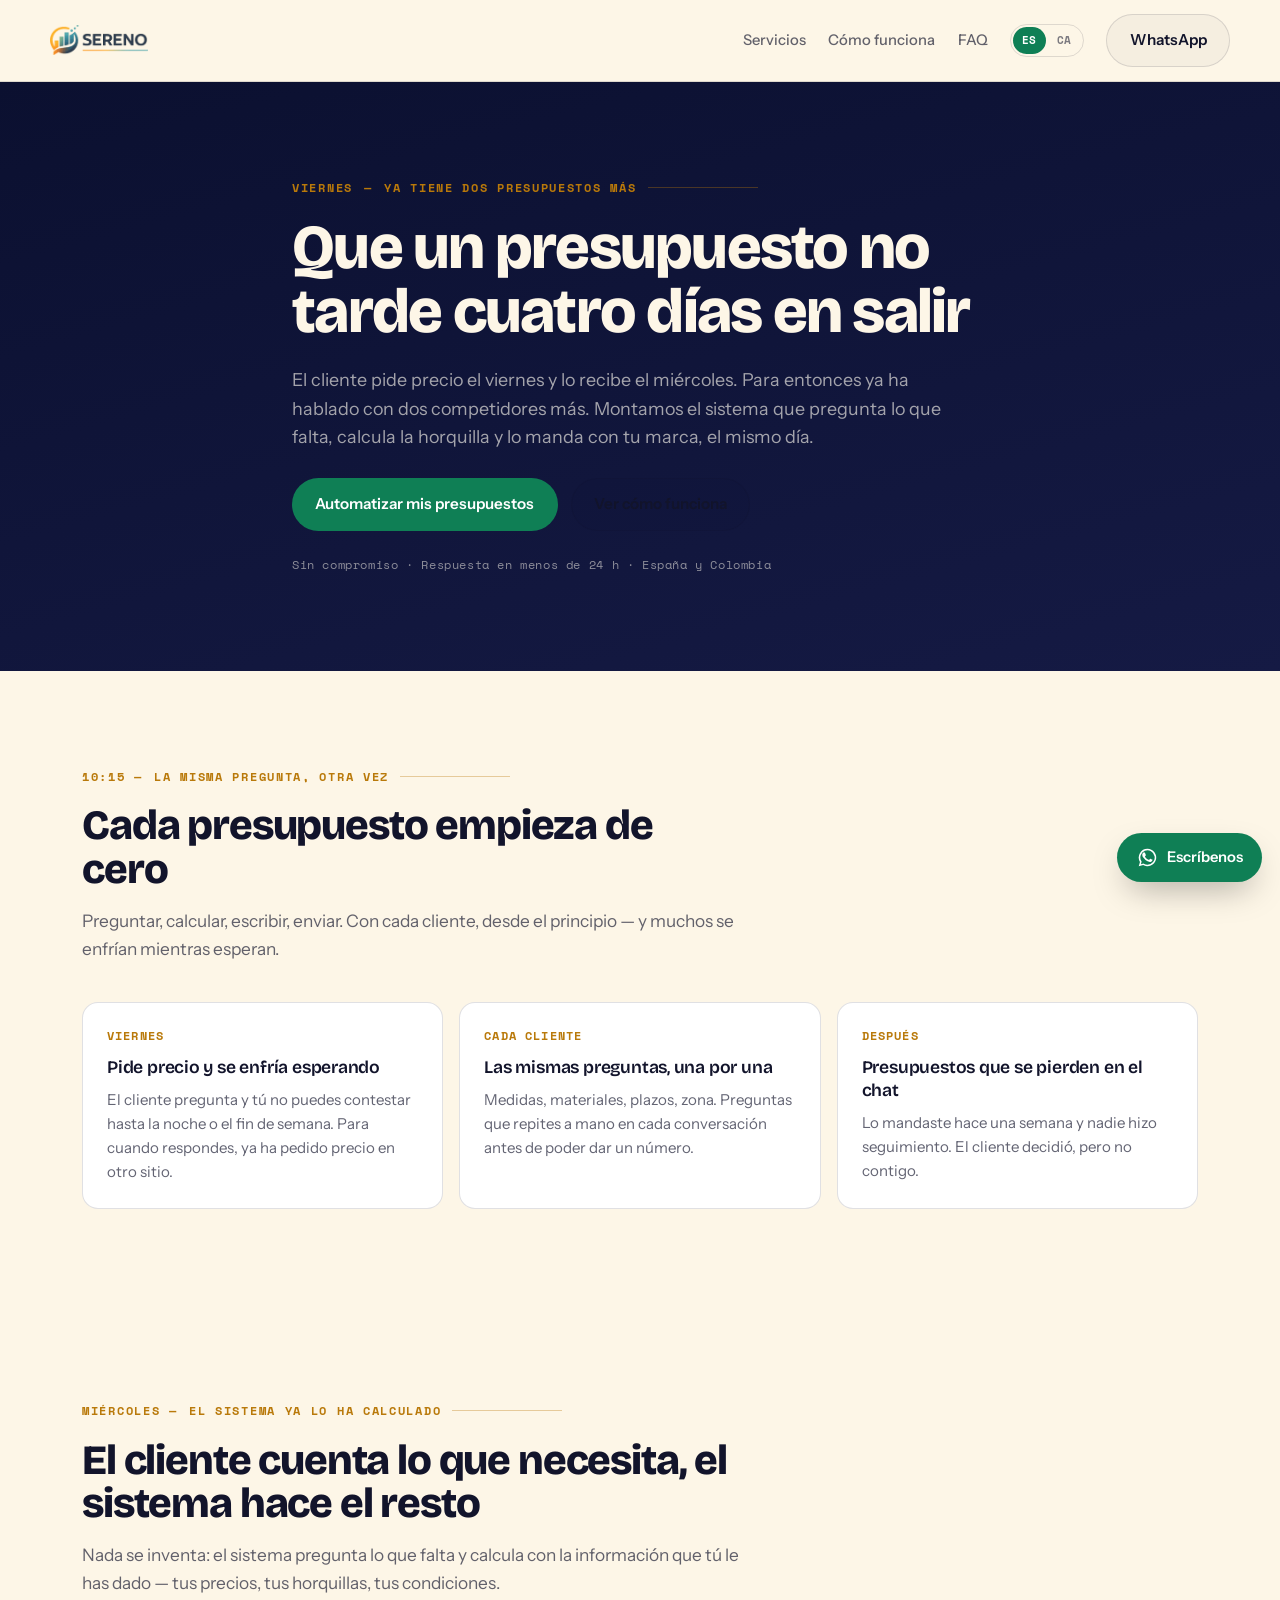
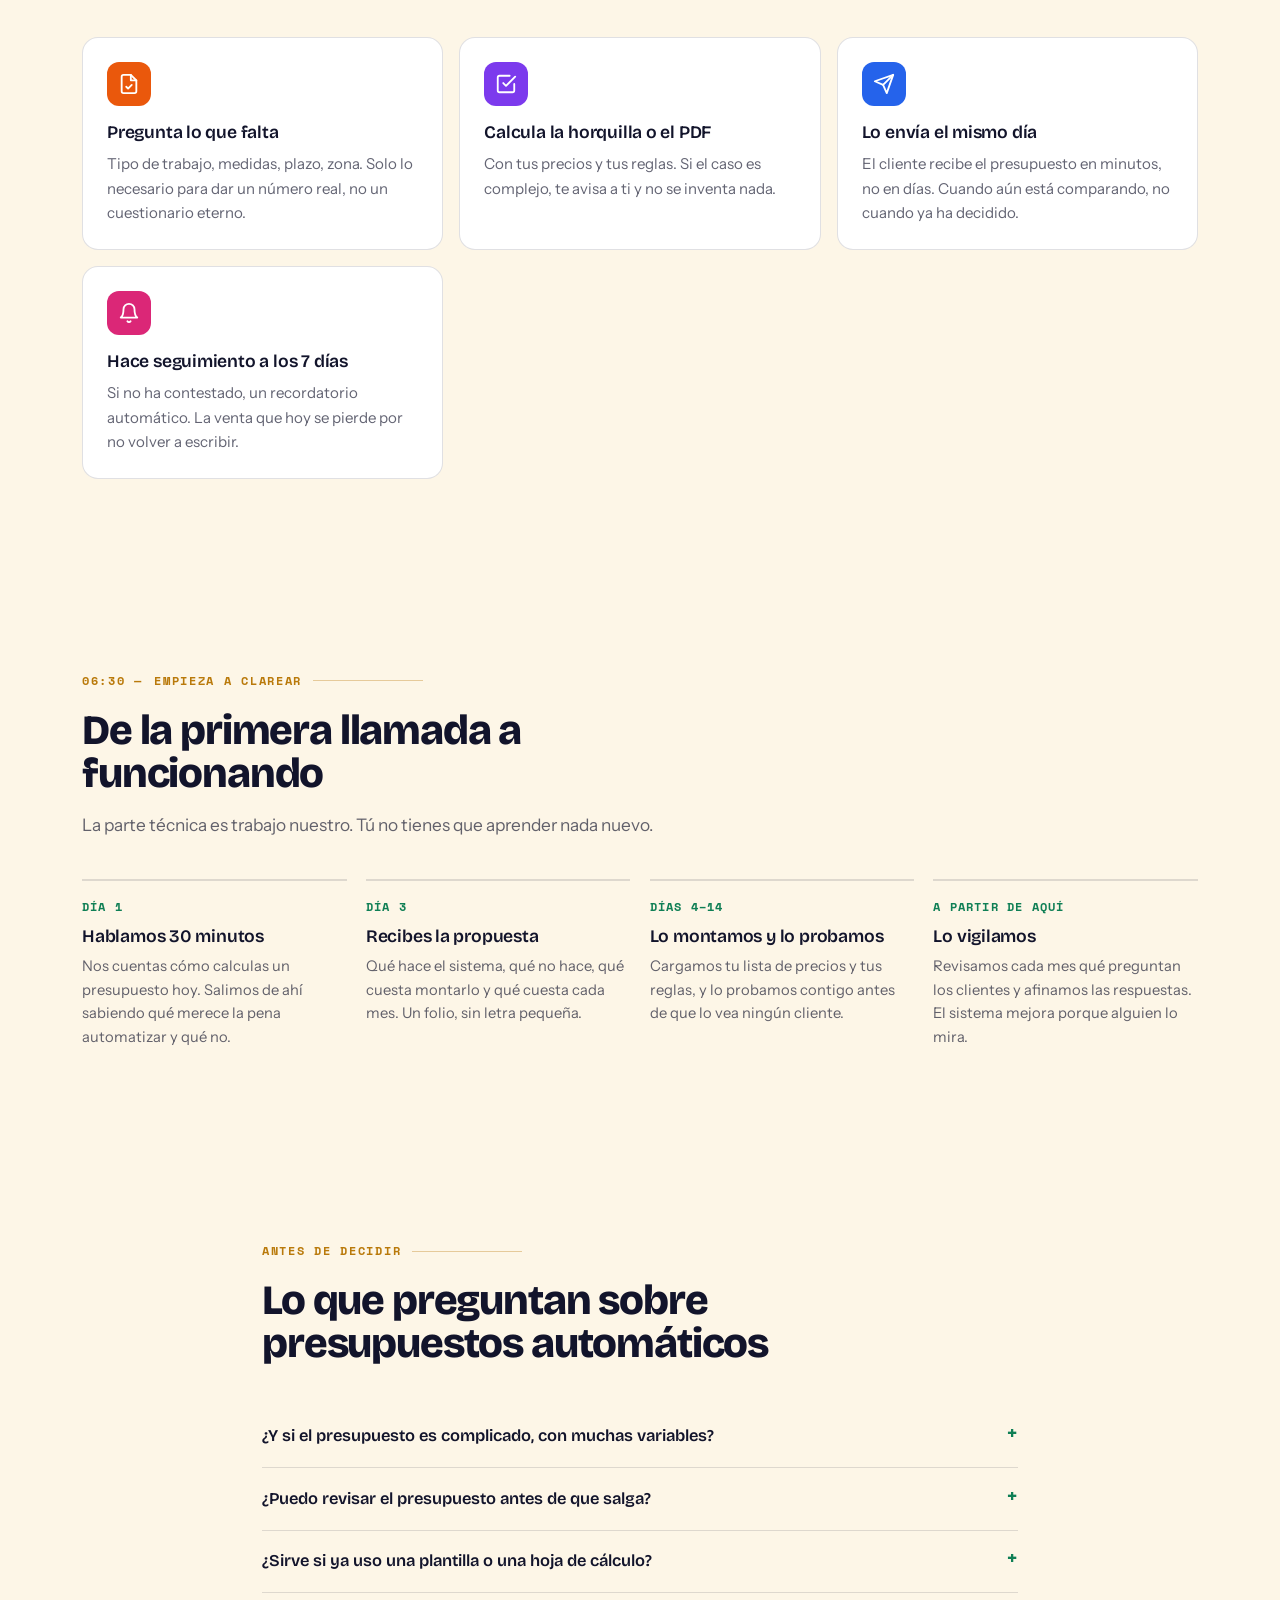
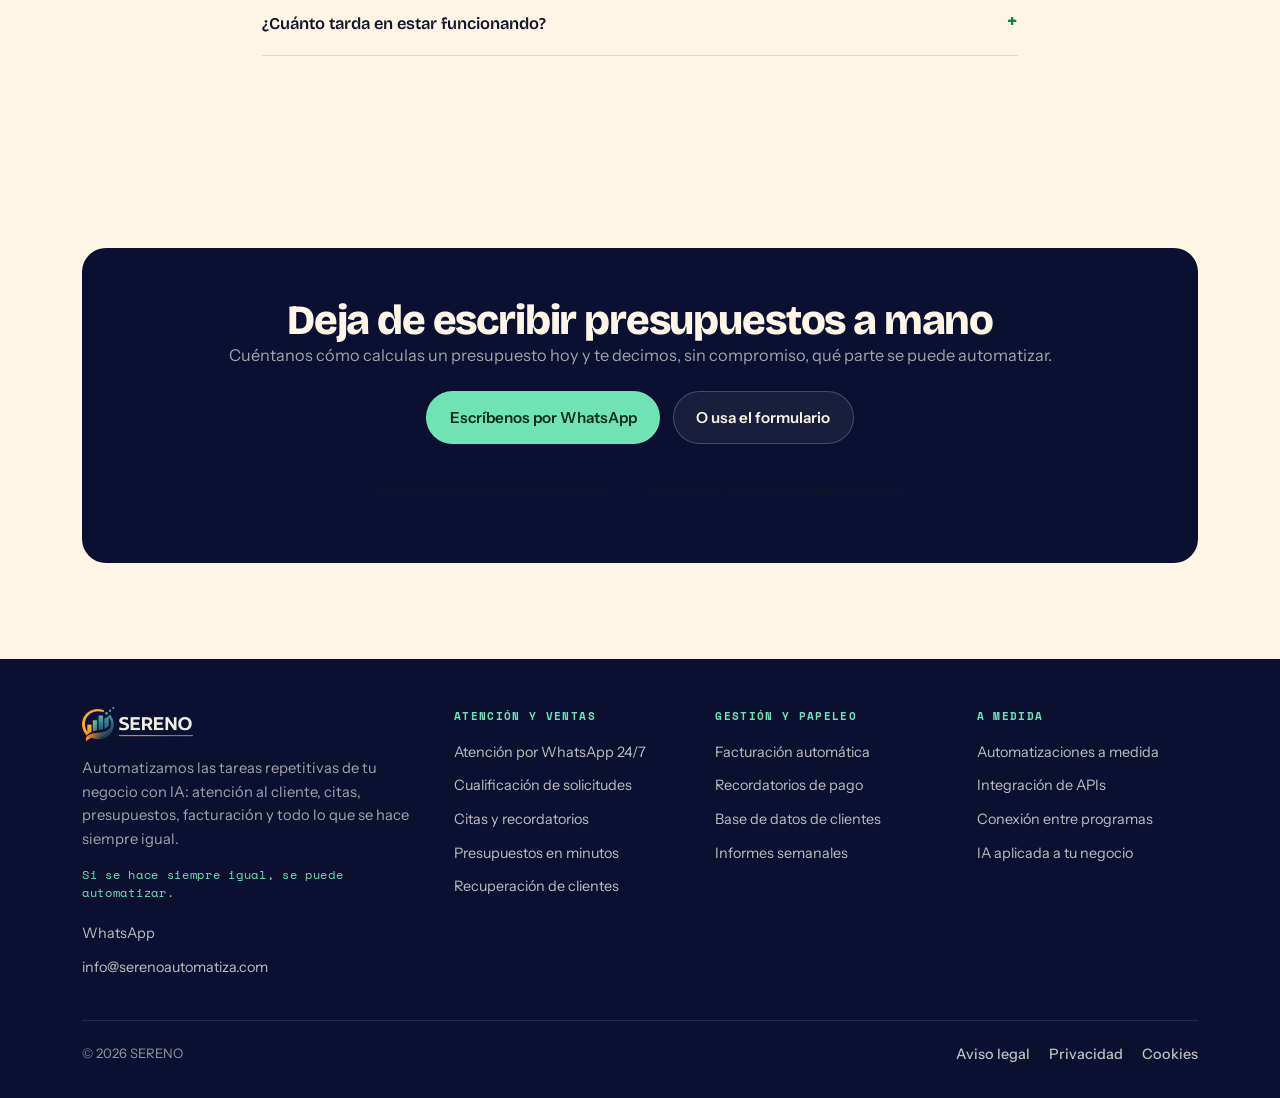
<file: automatizar-presupuestos-whatsapp/index.html>
<!DOCTYPE html>
<html lang="es">
<head>
<meta charset="UTF-8">
<meta name="viewport" content="width=device-width, initial-scale=1.0">
<link rel="icon" type="image/x-icon" href="/favicon.ico">
<link rel="icon" type="image/png" sizes="32x32" href="/favicon-32.png">
<link rel="apple-touch-icon" sizes="180x180" href="/favicon-180.png">

<title>Automatizar presupuestos por WhatsApp | SERENO</title>
<meta name="description" content="El cliente pide precio y el sistema pregunta lo que falta, calcula la horquilla y envía el presupuesto con tu marca. Sin que tú muevas un dedo hasta la visita.">
<meta name="robots" content="index, follow">
<meta name="author" content="SERENO">
<link rel="canonical" href="https://serenoautomatiza.com/automatizar-presupuestos-whatsapp">
<link rel="alternate" hreflang="es" href="https://serenoautomatiza.com/automatizar-presupuestos-whatsapp">
<link rel="alternate" hreflang="ca" href="https://serenoautomatiza.com/automatizar-presupuestos-whatsapp?lang=ca">
<link rel="alternate" hreflang="x-default" href="https://serenoautomatiza.com/automatizar-presupuestos-whatsapp">

<meta property="og:type" content="article">
<meta property="og:site_name" content="SERENO">
<meta property="og:title" content="Que un presupuesto no tarde cuatro días en salir">
<meta property="og:description" content="El cliente pide precio y el sistema pregunta lo que falta, calcula la horquilla y envía el presupuesto con tu marca.">
<meta property="og:url" content="https://serenoautomatiza.com/automatizar-presupuestos-whatsapp">
<meta property="og:image" content="https://serenoautomatiza.com/og-image.png">
<meta property="og:locale" content="es_ES">
<meta property="og:locale:alternate" content="ca_ES">
<meta name="twitter:card" content="summary_large_image">
<meta name="twitter:title" content="Que un presupuesto no tarde cuatro días en salir">
<meta name="twitter:description" content="El cliente pide precio y el sistema pregunta lo que falta, calcula la horquilla y envía el presupuesto con tu marca.">
<meta name="twitter:image" content="https://serenoautomatiza.com/og-image.png">

<link rel="preconnect" href="https://fonts.googleapis.com">
<link rel="preconnect" href="https://fonts.gstatic.com" crossorigin>
<link href="https://fonts.googleapis.com/css2?family=Bricolage+Grotesque:opsz,wght@12..96,400;12..96,600;12..96,800&family=Instrument+Sans:wght@400;500;600&family=Space+Mono:wght@400;700&display=swap" rel="stylesheet">
<link rel="stylesheet" href="/tareas.css">

<script type="application/ld+json">
{
  "@context": "https://schema.org",
  "@type": "Service",
  "serviceType": "Automatización de presupuestos por WhatsApp",
  "provider": {"@type": "ProfessionalService", "name": "SERENO", "url": "https://serenoautomatiza.com"},
  "areaServed": [{"@type": "Country", "name": "España"}, {"@type": "Country", "name": "Colombia"}],
  "description": "Sistema que recoge los datos de un presupuesto por WhatsApp, calcula una horquilla o un PDF con la marca del negocio y hace seguimiento automático."
}
</script>
<script type="application/ld+json">
{
  "@context": "https://schema.org",
  "@type": "FAQPage",
  "mainEntity": [
    {"@type": "Question", "name": "¿Y si el presupuesto es complicado, con muchas variables?", "acceptedAnswer": {"@type": "Answer", "text": "El sistema calcula lo que sabe calcular con tus reglas. Si el caso se sale de lo estándar, te avisa a ti para que lo cierres tú — no se inventa un número."}},
    {"@type": "Question", "name": "¿Puedo revisar el presupuesto antes de que salga?", "acceptedAnswer": {"@type": "Answer", "text": "Sí, si lo prefieres así: el sistema te lo manda a ti primero y lo apruebas con un toque. Muchos negocios empiezan así y, cuando confían en el sistema, dejan que salga solo."}},
    {"@type": "Question", "name": "¿Sirve si ya uso una plantilla o una hoja de cálculo?", "acceptedAnswer": {"@type": "Answer", "text": "Sí, se puede montar sobre lo que ya tienes: tu lista de precios, tu plantilla de PDF, tu hoja de cálculo. No hace falta cambiar de herramientas."}},
    {"@type": "Question", "name": "¿Cuánto tarda en estar funcionando?", "acceptedAnswer": {"@type": "Answer", "text": "Entre una y dos semanas para un sistema de presupuestos básico. Lo que más tarda no somos nosotros: es la verificación oficial de WhatsApp, que puede ir de dos días a dos semanas."}}
  ]
}
</script>
</head>
<body>

<header id="capcalera">
  <div class="env barra">
    <a href="/" class="marca">
      <img src="/logo-sereno-oscuro.png" alt="SERENO" class="logo">
    </a>
    <nav>
      <div class="nav-links">
        <a href="/#servicios" data-ca="Serveis">Servicios</a>
        <a href="/#como" data-ca="Com funciona">Cómo funciona</a>
        <a href="/#faq">FAQ</a>
      </div>
      <div class="idioma" role="group" aria-label="Idioma">
        <button type="button" data-lang="es" class="on">ES</button>
        <button type="button" data-lang="ca">CA</button>
      </div>
      <a class="btn btn-2 wa" href="https://wa.me/34636596788?text=Hola%2C%20quiero%20automatizar%20los%20presupuestos%20de%20mi%20negocio" target="_blank" rel="noopener" data-msg-es="Hola, quiero automatizar los presupuestos de mi negocio" data-msg-ca="Hola, vull automatitzar els pressupostos del meu negoci">WhatsApp</a>
    </nav>
  </div>
</header>

<main>

<section class="hero">
  <div class="env" style="max-width:760px">
    <div class="hora"><span data-ca="DIVENDRES">VIERNES</span> — <span data-ca="ja té dos pressupostos més">ya tiene dos presupuestos más</span></div>
    <h1 data-ca="Que un pressupost no trigui quatre dies a sortir">Que un presupuesto no tarde cuatro días en salir</h1>
    <p class="apagat" style="font-size:1.12rem;margin-top:1.3rem;max-width:42rem" data-ca="El client demana preu divendres i el rep dimecres. Per llavors ja ha parlat amb dos competidors més. Muntem el sistema que pregunta el que falta, calcula la forquilla i l'envia amb la teva marca, el mateix dia.">El cliente pide precio el viernes y lo recibe el miércoles. Para entonces ya ha hablado con dos competidores más. Montamos el sistema que pregunta lo que falta, calcula la horquilla y lo manda con tu marca, el mismo día.</p>
    <div class="hero-botones">
      <a class="btn btn-1 wa" href="https://wa.me/34636596788?text=Hola%2C%20quiero%20automatizar%20los%20presupuestos%20de%20mi%20negocio" target="_blank" rel="noopener" data-msg-es="Hola, quiero automatizar los presupuestos de mi negocio" data-msg-ca="Hola, vull automatitzar els pressupostos del meu negoci" data-ca="Automatitzar els meus pressupostos">Automatizar mis presupuestos</a>
      <a class="btn btn-2" href="#como" data-ca="Veure com funciona">Ver cómo funciona</a>
    </div>
    <p class="nota" data-ca="Sense compromís · Resposta en menys de 24 h · Espanya i Colòmbia">Sin compromiso · Respuesta en menos de 24 h · España y Colombia</p>
  </div>
</section>

<section id="problema">
  <div class="env">
    <div class="intro apareix">
      <div class="hora">10:15 — <span data-ca="la mateixa pregunta, un altre cop">la misma pregunta, otra vez</span></div>
      <h2 data-ca="Cada pressupost comença de zero">Cada presupuesto empieza de cero</h2>
      <p class="apagat" data-ca="Preguntar, calcular, escriure, enviar. Amb cada client, des del principi — i molts es refreden mentre esperen.">Preguntar, calcular, escribir, enviar. Con cada cliente, desde el principio — y muchos se enfrían mientras esperan.</p>
    </div>
    <div class="graella g3 apareix">
      <div class="targeta">
        <span class="marca-hora" data-ca="DIVENDRES">VIERNES</span>
        <h3 data-ca="Demana preu i es refreda esperant">Pide precio y se enfría esperando</h3>
        <p data-ca="El client pregunta i tu no pots contestar fins a la nit o el cap de setmana. Quan respons, ja ha demanat preu en un altre lloc.">El cliente pregunta y tú no puedes contestar hasta la noche o el fin de semana. Para cuando respondes, ya ha pedido precio en otro sitio.</p>
      </div>
      <div class="targeta">
        <span class="marca-hora" data-ca="CADA CLIENT">CADA CLIENTE</span>
        <h3 data-ca="Les mateixes preguntes, una per una">Las mismas preguntas, una por una</h3>
        <p data-ca="Mides, materials, terminis, zona. Preguntes que repeteixes a mà en cada conversa abans de poder donar un número.">Medidas, materiales, plazos, zona. Preguntas que repites a mano en cada conversación antes de poder dar un número.</p>
      </div>
      <div class="targeta">
        <span class="marca-hora" data-ca="DESPRÉS">DESPUÉS</span>
        <h3 data-ca="Pressupostos que es perden al xat">Presupuestos que se pierden en el chat</h3>
        <p data-ca="El vas enviar fa una setmana i ningú n'ha fet seguiment. El client va decidir, però no amb tu.">Lo mandaste hace una semana y nadie hizo seguimiento. El cliente decidió, pero no contigo.</p>
      </div>
    </div>
  </div>
</section>

<section id="solucion">
  <div class="env">
    <div class="intro apareix">
      <div class="hora">MIÉRCOLES — <span data-ca="el sistema ja ho ha calculat">el sistema ya lo ha calculado</span></div>
      <h2 data-ca="El client explica el que necessita, el sistema fa la resta">El cliente cuenta lo que necesita, el sistema hace el resto</h2>
      <p class="apagat" data-ca="Res s'inventa: el sistema pregunta el que falta i calcula amb la informació que tu li has donat — els teus preus, les teves forquilles, les teves condicions.">Nada se inventa: el sistema pregunta lo que falta y calcula con la información que tú le has dado — tus precios, tus horquillas, tus condiciones.</p>
    </div>
    <div class="graella g3 apareix">
      <div class="targeta">
        <div class="icona-servei" style="background:#EA580C">
          <svg viewBox="0 0 24 24" fill="none" stroke="currentColor" stroke-width="2" stroke-linecap="round" stroke-linejoin="round"><path d="M14 2H6a2 2 0 0 0-2 2v16a2 2 0 0 0 2 2h12a2 2 0 0 0 2-2V8z"/><path d="M14 2v6h6M9 15l2 2 4-4"/></svg>
        </div>
        <h3 data-ca="Pregunta el que falta">Pregunta lo que falta</h3>
        <p data-ca="Tipus de feina, mides, termini, zona. Només el que cal per donar un número real, no un qüestionari etern.">Tipo de trabajo, medidas, plazo, zona. Solo lo necesario para dar un número real, no un cuestionario eterno.</p>
      </div>
      <div class="targeta">
        <div class="icona-servei" style="background:#7C3AED">
          <svg viewBox="0 0 24 24" fill="none" stroke="currentColor" stroke-width="2" stroke-linecap="round" stroke-linejoin="round"><path d="M9 11l3 3L22 4"/><path d="M21 12v7a2 2 0 0 1-2 2H5a2 2 0 0 1-2-2V5a2 2 0 0 1 2-2h11"/></svg>
        </div>
        <h3 data-ca="Calcula la forquilla o el PDF">Calcula la horquilla o el PDF</h3>
        <p data-ca="Amb els teus preus i les teves regles. Si el cas és complex, t'avisa a tu i no s'inventa res.">Con tus precios y tus reglas. Si el caso es complejo, te avisa a ti y no se inventa nada.</p>
      </div>
      <div class="targeta">
        <div class="icona-servei" style="background:#2563EB">
          <svg viewBox="0 0 24 24" fill="none" stroke="currentColor" stroke-width="2" stroke-linecap="round" stroke-linejoin="round"><path d="M22 2L11 13"/><path d="M22 2l-7 20-4-9-9-4 20-7z"/></svg>
        </div>
        <h3 data-ca="L'envia el mateix dia">Lo envía el mismo día</h3>
        <p data-ca="El client rep el pressupost en minuts, no en dies. Quan encara està comparant, no quan ja ha decidit.">El cliente recibe el presupuesto en minutos, no en días. Cuando aún está comparando, no cuando ya ha decidido.</p>
      </div>
      <div class="targeta">
        <div class="icona-servei" style="background:#DB2777">
          <svg viewBox="0 0 24 24" fill="none" stroke="currentColor" stroke-width="2" stroke-linecap="round" stroke-linejoin="round"><path d="M18 8A6 6 0 0 0 6 8c0 7-3 9-3 9h18s-3-2-3-9"/><path d="M13.73 21a2 2 0 0 1-3.46 0"/></svg>
        </div>
        <h3 data-ca="Fa seguiment als 7 dies">Hace seguimiento a los 7 días</h3>
        <p data-ca="Si no ha contestat, un recordatori automàtic. La venda que avui es perd per no tornar a escriure.">Si no ha contestado, un recordatorio automático. La venta que hoy se pierde por no volver a escribir.</p>
      </div>
    </div>
  </div>
</section>

<section id="como">
  <div class="env">
    <div class="intro apareix">
      <div class="hora">06:30 — <span data-ca="comença a clarejar">empieza a clarear</span></div>
      <h2 data-ca="De la primera trucada a funcionant">De la primera llamada a funcionando</h2>
      <p class="apagat" data-ca="La part tècnica és feina nostra. Tu no has d'aprendre res nou.">La parte técnica es trabajo nuestro. Tú no tienes que aprender nada nuevo.</p>
    </div>
    <div class="passos apareix">
      <div class="pas">
        <span class="quan" data-ca="DIA 1">DÍA 1</span>
        <h3 data-ca="Parlem 30 minuts">Hablamos 30 minutos</h3>
        <p data-ca="Ens expliques com calcules un pressupost avui. Sortim d'aquí sabent què val la pena automatitzar i què no.">Nos cuentas cómo calculas un presupuesto hoy. Salimos de ahí sabiendo qué merece la pena automatizar y qué no.</p>
      </div>
      <div class="pas">
        <span class="quan" data-ca="DIA 3">DÍA 3</span>
        <h3 data-ca="Reps la proposta">Recibes la propuesta</h3>
        <p data-ca="Què fa el sistema, què no fa, què costa muntar-lo i què costa cada mes. Un full, sense lletra petita.">Qué hace el sistema, qué no hace, qué cuesta montarlo y qué cuesta cada mes. Un folio, sin letra pequeña.</p>
      </div>
      <div class="pas">
        <span class="quan" data-ca="DIES 4–14">DÍAS 4–14</span>
        <h3 data-ca="Ho muntem i ho provem">Lo montamos y lo probamos</h3>
        <p data-ca="Carreguem la teva llista de preus i les teves regles, i el provem amb tu abans que el vegi cap client.">Cargamos tu lista de precios y tus reglas, y lo probamos contigo antes de que lo vea ningún cliente.</p>
      </div>
      <div class="pas">
        <span class="quan" data-ca="A PARTIR D'AQUÍ">A PARTIR DE AQUÍ</span>
        <h3 data-ca="Ho vigilem">Lo vigilamos</h3>
        <p data-ca="Revisem cada mes què pregunten els clients i afinem les respostes. El sistema millora perquè algú el mira.">Revisamos cada mes qué preguntan los clientes y afinamos las respuestas. El sistema mejora porque alguien lo mira.</p>
      </div>
    </div>
  </div>
</section>

<section id="faq">
  <div class="env" style="max-width:820px">
    <div class="intro apareix">
      <div class="hora" data-ca="ABANS DE DECIDIR">ANTES DE DECIDIR</div>
      <h2 data-ca="El que ens pregunten sobre pressupostos automàtics">Lo que preguntan sobre presupuestos automáticos</h2>
    </div>
    <div class="apareix">
      <details>
        <summary data-ca="I si el pressupost és complicat, amb moltes variables?">¿Y si el presupuesto es complicado, con muchas variables?</summary>
        <p data-ca="El sistema calcula el que sap calcular amb les teves regles. Si el cas surt de l'estàndard, t'avisa a tu perquè el tanquis tu — no s'inventa cap número.">El sistema calcula lo que sabe calcular con tus reglas. Si el caso se sale de lo estándar, te avisa a ti para que lo cierres tú — no se inventa un número.</p>
      </details>
      <details>
        <summary data-ca="Puc revisar el pressupost abans que surti?">¿Puedo revisar el presupuesto antes de que salga?</summary>
        <p data-ca="Sí, si ho prefereixes així: el sistema te l'envia a tu primer i l'aproves amb un toc. Molts negocis comencen així i, quan confien en el sistema, deixen que surti sol.">Sí, si lo prefieres así: el sistema te lo manda a ti primero y lo apruebas con un toque. Muchos negocios empiezan así y, cuando confían en el sistema, dejan que salga solo.</p>
      </details>
      <details>
        <summary data-ca="Serveix si ja faig servir una plantilla o un full de càlcul?">¿Sirve si ya uso una plantilla o una hoja de cálculo?</summary>
        <p data-ca="Sí, es pot muntar sobre el que ja tens: la teva llista de preus, la teva plantilla de PDF, el teu full de càlcul. No cal canviar d'eines.">Sí, se puede montar sobre lo que ya tienes: tu lista de precios, tu plantilla de PDF, tu hoja de cálculo. No hace falta cambiar de herramientas.</p>
      </details>
      <details>
        <summary data-ca="Quant es triga a tenir-ho funcionant?">¿Cuánto tarda en estar funcionando?</summary>
        <p data-ca="Entre una i dues setmanes per a un sistema de pressupostos bàsic. La part que més triga no som nosaltres: és la verificació oficial de WhatsApp, que pot anar de dos dies a dues setmanes.">Entre una y dos semanas para un sistema de presupuestos básico. Lo que más tarda no somos nosotros: es la verificación oficial de WhatsApp, que puede ir de dos días a dos semanas.</p>
      </details>
    </div>
  </div>
</section>

<section id="cta">
  <div class="env">
    <div class="cta-final apareix">
      <h2 data-ca="Deixa d'escriure pressupostos a mà">Deja de escribir presupuestos a mano</h2>
      <p class="apagat" data-ca="Explica'ns com calcules un pressupost avui i et diem, sense compromís, quina part es pot automatitzar.">Cuéntanos cómo calculas un presupuesto hoy y te decimos, sin compromiso, qué parte se puede automatizar.</p>
      <div class="hero-botones" style="justify-content:center;margin-top:1.4rem">
        <a class="btn btn-1 wa" href="https://wa.me/34636596788?text=Hola%2C%20quiero%20automatizar%20los%20presupuestos%20de%20mi%20negocio" target="_blank" rel="noopener" data-msg-es="Hola, quiero automatizar los presupuestos de mi negocio" data-msg-ca="Hola, vull automatitzar els pressupostos del meu negoci" data-ca="Escriu-nos per WhatsApp">Escríbenos por WhatsApp</a>
        <a class="btn btn-2" href="/#contacto" data-ca="O fes servir el formulari">O usa el formulario</a>
      </div>
      <div class="relacionadas" style="justify-content:center;margin-top:1.6rem">
        <a href="/recordatorios-de-citas-automaticos" data-ca="Recordatoris de cites automàtics">Recordatorios de citas automáticos</a>
        <a href="/responder-whatsapp-fuera-de-horario" data-ca="Respondre WhatsApp fora d'horari">Responder WhatsApp fuera de horario</a>
      </div>
    </div>
  </div>
</section>

</main>

<footer>
  <div class="env">
    <div class="peu-graella">
      <div>
        <a href="/" class="marca" style="margin-bottom:1rem">
          <img src="/logo-sereno-claro.png" alt="SERENO" class="logo" loading="lazy">
        </a>
        <p class="apagat" style="font-size:.92rem;max-width:36ch" data-ca="Automatitzem les tasques repetitives del teu negoci amb IA: atenció al client, cites, pressupostos, facturació i tot el que es fa sempre igual.">Automatizamos las tareas repetitivas de tu negocio con IA: atención al cliente, citas, presupuestos, facturación y todo lo que se hace siempre igual.</p>
        <p class="peu-lema" data-ca="Si es fa sempre igual, es pot automatitzar.">Si se hace siempre igual, se puede automatizar.</p>
        <ul class="peu-contacte">
          <li><a href="https://wa.me/34636596788" target="_blank" rel="noopener">WhatsApp</a></li>
          <li><a href="mailto:info@serenoautomatiza.com">info@serenoautomatiza.com</a></li>
        </ul>
      </div>
      <div>
        <h4 data-ca="Atenció i vendes">Atención y ventas</h4>
        <ul>
          <li><a href="/#servicios" data-ca="Atenció per WhatsApp 24/7">Atención por WhatsApp 24/7</a></li>
          <li><a href="/#servicios" data-ca="Qualificació de sol·licituds">Cualificación de solicitudes</a></li>
          <li><a href="/#servicios" data-ca="Cites i recordatoris">Citas y recordatorios</a></li>
          <li><a href="/#servicios" data-ca="Pressupostos en minuts">Presupuestos en minutos</a></li>
          <li><a href="/#servicios" data-ca="Recuperació de clients">Recuperación de clientes</a></li>
        </ul>
      </div>
      <div>
        <h4 data-ca="Gestió i paperassa">Gestión y papeleo</h4>
        <ul>
          <li><a href="/#servicios" data-ca="Facturació automàtica">Facturación automática</a></li>
          <li><a href="/#servicios" data-ca="Recordatoris de pagament">Recordatorios de pago</a></li>
          <li><a href="/#servicios" data-ca="Base de dades de clients">Base de datos de clientes</a></li>
          <li><a href="/#servicios" data-ca="Informes setmanals">Informes semanales</a></li>
        </ul>
      </div>
      <div>
        <h4 data-ca="A mida">A medida</h4>
        <ul>
          <li><a href="/#servicios" data-ca="Automatitzacions a mida">Automatizaciones a medida</a></li>
          <li><a href="/#servicios" data-ca="Integració d'APIs">Integración de APIs</a></li>
          <li><a href="/#servicios" data-ca="Connexió entre programes">Conexión entre programas</a></li>
          <li><a href="/#servicios" data-ca="IA aplicada al teu negoci">IA aplicada a tu negocio</a></li>
        </ul>
      </div>
    </div>
    <div class="peu-final">
      <span>© <span data-year></span> SERENO</span>
      <nav>
        <a href="/aviso-legal" data-ca="Avís legal">Aviso legal</a>
        <a href="/privacidad" data-ca="Privacitat">Privacidad</a>
        <a href="/cookies">Cookies</a>
      </nav>
    </div>
  </div>
</footer>

<a class="flotant wa" href="https://wa.me/34636596788?text=Hola%2C%20quiero%20automatizar%20los%20presupuestos%20de%20mi%20negocio" target="_blank" rel="noopener" aria-label="WhatsApp" data-msg-es="Hola, quiero automatizar los presupuestos de mi negocio" data-msg-ca="Hola, vull automatitzar els pressupostos del meu negoci">
  <svg width="21" height="21" viewBox="0 0 24 24" fill="currentColor" aria-hidden="true"><path d="M17.5 14.4c-.3-.2-1.7-.9-2-1s-.5-.1-.7.2-.7.9-.9 1.1-.4.2-.7 0a8 8 0 0 1-2.4-1.5 9 9 0 0 1-1.6-2c-.2-.3 0-.5.1-.6l.5-.6.3-.5v-.5l-1-2.3c-.2-.6-.5-.5-.7-.5h-.6c-.2 0-.5.1-.8.4a3.2 3.2 0 0 0-1 2.4 5.6 5.6 0 0 0 1.2 3 12.7 12.7 0 0 0 4.9 4.3c.7.3 1.2.5 1.6.6a3.9 3.9 0 0 0 1.8.1 3 3 0 0 0 1.9-1.3 2.4 2.4 0 0 0 .2-1.4c-.1-.1-.3-.2-.6-.4zM12 2a10 10 0 0 0-8.6 15.1L2 22l5-1.3A10 10 0 1 0 12 2zm0 18.2a8.2 8.2 0 0 1-4.2-1.2l-.3-.2-3 .8.8-2.9-.2-.3A8.2 8.2 0 1 1 12 20.2z"/></svg>
  <span data-ca="Escriu-nos">Escríbenos</span>
</a>

<script src="/tareas.js"></script>
</body>
</html>
</file>
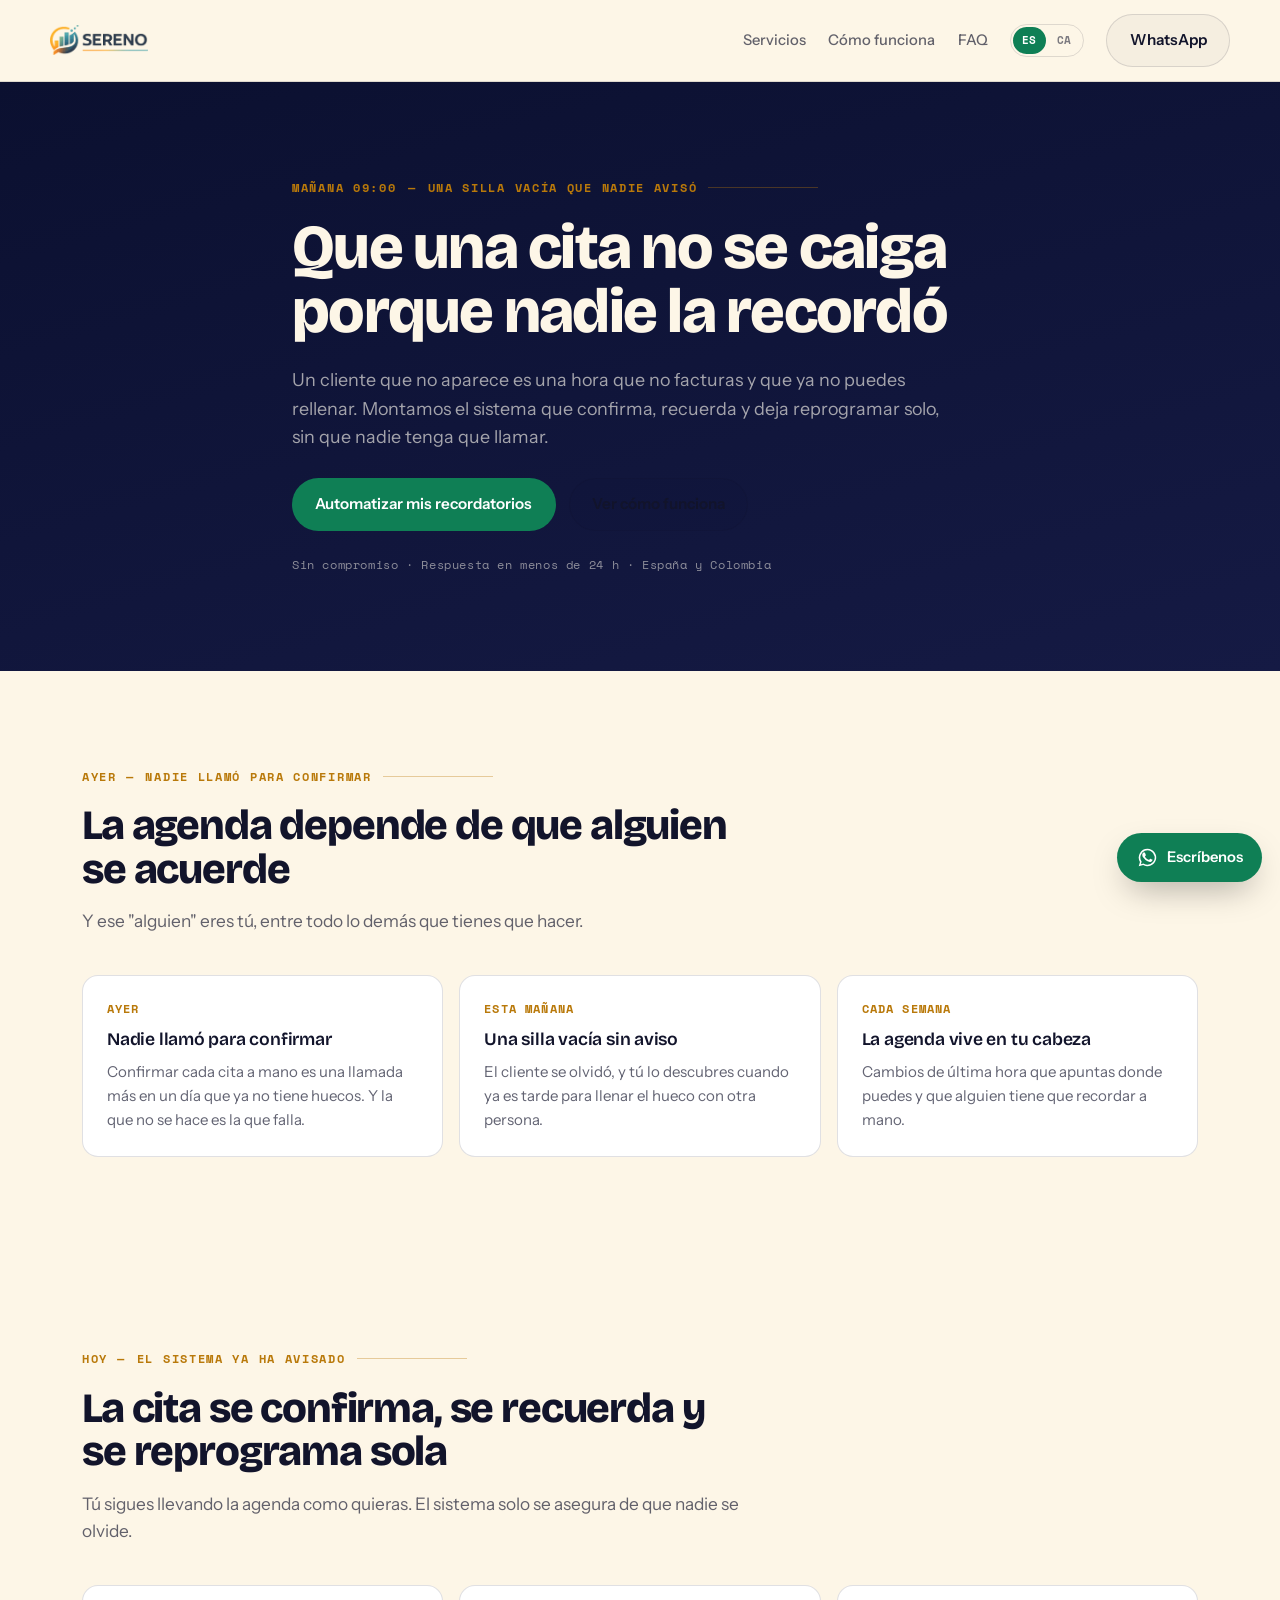
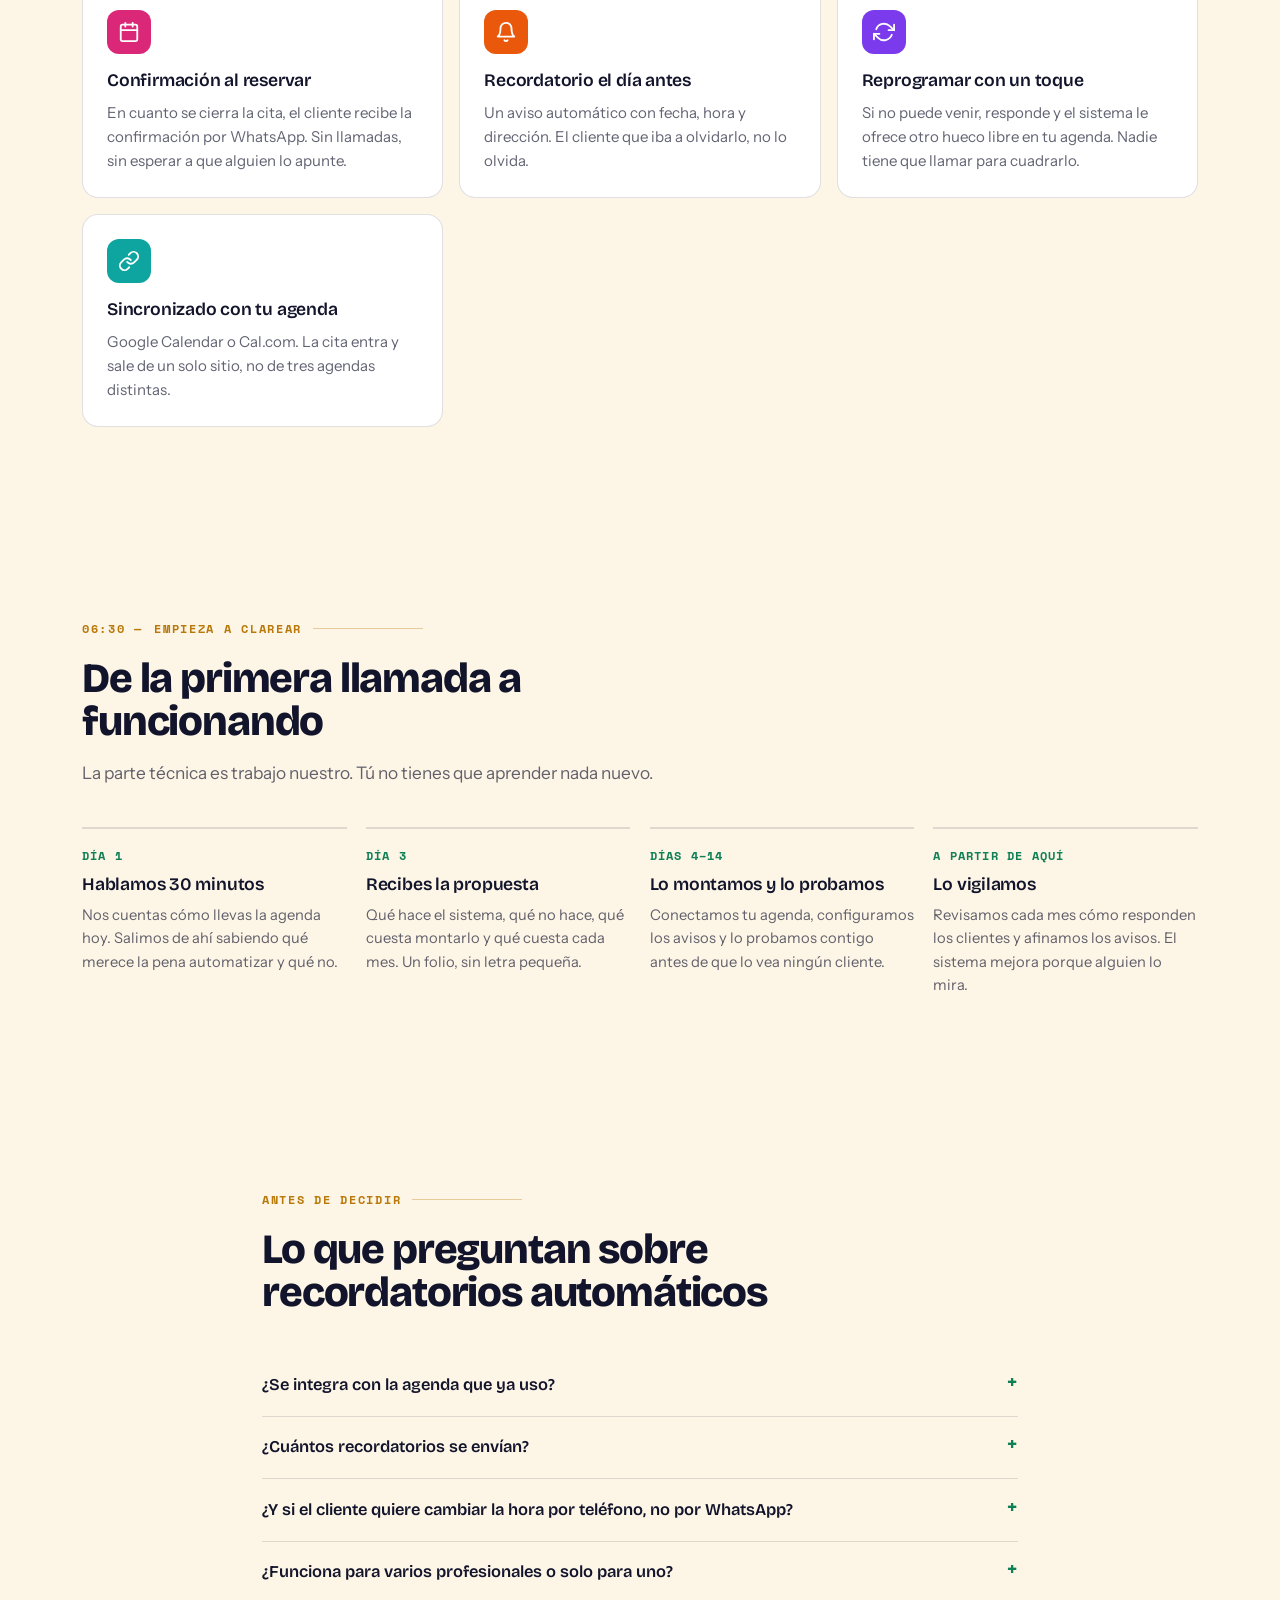
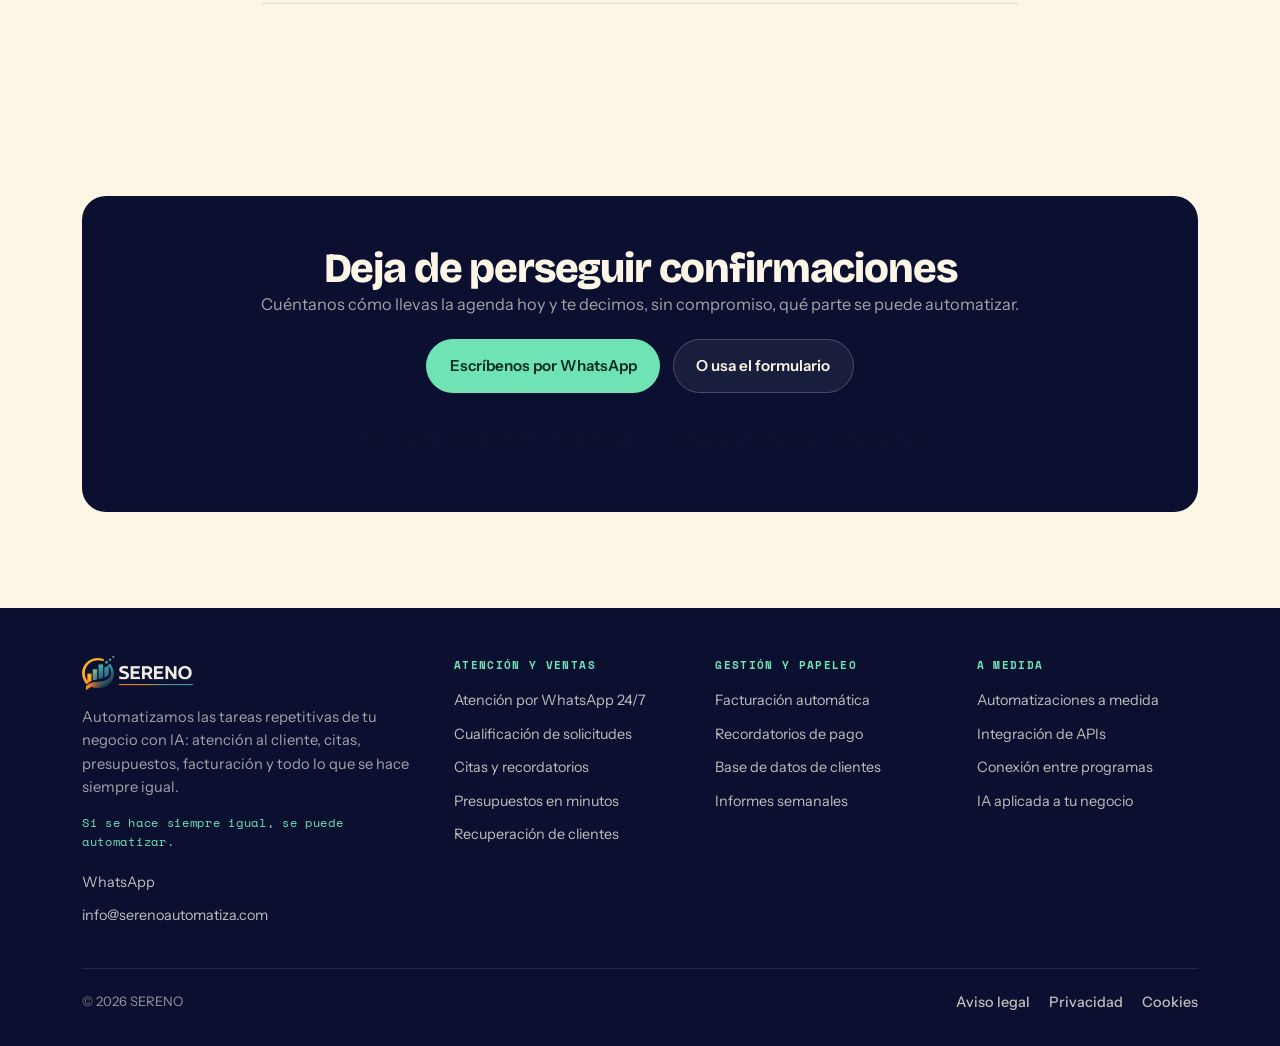
<file: recordatorios-de-citas-automaticos/index.html>
<!DOCTYPE html>
<html lang="es">
<head>
<meta charset="UTF-8">
<meta name="viewport" content="width=device-width, initial-scale=1.0">
<link rel="icon" type="image/x-icon" href="/favicon.ico">
<link rel="icon" type="image/png" sizes="32x32" href="/favicon-32.png">
<link rel="apple-touch-icon" sizes="180x180" href="/favicon-180.png">

<title>Recordatorios de citas automáticos por WhatsApp | SERENO</title>
<meta name="description" content="Confirmación al reservar, recordatorio el día antes y reprogramación con un toque. Que una cita no se caiga porque nadie la recordó.">
<meta name="robots" content="index, follow">
<meta name="author" content="SERENO">
<link rel="canonical" href="https://serenoautomatiza.com/recordatorios-de-citas-automaticos">
<link rel="alternate" hreflang="es" href="https://serenoautomatiza.com/recordatorios-de-citas-automaticos">
<link rel="alternate" hreflang="ca" href="https://serenoautomatiza.com/recordatorios-de-citas-automaticos?lang=ca">
<link rel="alternate" hreflang="x-default" href="https://serenoautomatiza.com/recordatorios-de-citas-automaticos">

<meta property="og:type" content="article">
<meta property="og:site_name" content="SERENO">
<meta property="og:title" content="Que una cita no se caiga porque nadie la recordó">
<meta property="og:description" content="Confirmación al reservar, recordatorio el día antes y reprogramación con un toque, por WhatsApp.">
<meta property="og:url" content="https://serenoautomatiza.com/recordatorios-de-citas-automaticos">
<meta property="og:image" content="https://serenoautomatiza.com/og-image.png">
<meta property="og:locale" content="es_ES">
<meta property="og:locale:alternate" content="ca_ES">
<meta name="twitter:card" content="summary_large_image">
<meta name="twitter:title" content="Que una cita no se caiga porque nadie la recordó">
<meta name="twitter:description" content="Confirmación al reservar, recordatorio el día antes y reprogramación con un toque, por WhatsApp.">
<meta name="twitter:image" content="https://serenoautomatiza.com/og-image.png">

<link rel="preconnect" href="https://fonts.googleapis.com">
<link rel="preconnect" href="https://fonts.gstatic.com" crossorigin>
<link href="https://fonts.googleapis.com/css2?family=Bricolage+Grotesque:opsz,wght@12..96,400;12..96,600;12..96,800&family=Instrument+Sans:wght@400;500;600&family=Space+Mono:wght@400;700&display=swap" rel="stylesheet">
<link rel="stylesheet" href="/tareas.css">

<script type="application/ld+json">
{
  "@context": "https://schema.org",
  "@type": "Service",
  "serviceType": "Recordatorios de citas automáticos por WhatsApp",
  "provider": {"@type": "ProfessionalService", "name": "SERENO", "url": "https://serenoautomatiza.com"},
  "areaServed": [{"@type": "Country", "name": "España"}, {"@type": "Country", "name": "Colombia"}],
  "description": "Sistema que confirma citas al reservar, envía recordatorio el día antes y permite reprogramar por WhatsApp, sincronizado con la agenda del negocio."
}
</script>
<script type="application/ld+json">
{
  "@context": "https://schema.org",
  "@type": "FAQPage",
  "mainEntity": [
    {"@type": "Question", "name": "¿Se integra con la agenda que ya uso?", "acceptedAnswer": {"@type": "Answer", "text": "Sí, con Google Calendar y Cal.com. Si usas otra herramienta, lo revisamos en la primera llamada."}},
    {"@type": "Question", "name": "¿Cuántos recordatorios se envían?", "acceptedAnswer": {"@type": "Answer", "text": "Los que decidas: normalmente uno al confirmar y otro el día antes. Se ajusta al tipo de negocio, no es lo mismo una peluquería que una revisión médica."}},
    {"@type": "Question", "name": "¿Y si el cliente quiere cambiar la hora por teléfono, no por WhatsApp?", "acceptedAnswer": {"@type": "Answer", "text": "Sin problema, tú sigues gestionando la agenda como quieras. El sistema solo se encarga de que nadie se olvide, no te quita el control."}},
    {"@type": "Question", "name": "¿Funciona para varios profesionales o solo para uno?", "acceptedAnswer": {"@type": "Answer", "text": "Para varios. Cada profesional puede tener su propia agenda y sus propios recordatorios dentro del mismo sistema."}}
  ]
}
</script>
</head>
<body>

<header id="capcalera">
  <div class="env barra">
    <a href="/" class="marca">
      <img src="/logo-sereno-oscuro.png" alt="SERENO" class="logo">
    </a>
    <nav>
      <div class="nav-links">
        <a href="/#servicios" data-ca="Serveis">Servicios</a>
        <a href="/#como" data-ca="Com funciona">Cómo funciona</a>
        <a href="/#faq">FAQ</a>
      </div>
      <div class="idioma" role="group" aria-label="Idioma">
        <button type="button" data-lang="es" class="on">ES</button>
        <button type="button" data-lang="ca">CA</button>
      </div>
      <a class="btn btn-2 wa" href="https://wa.me/34636596788?text=Hola%2C%20quiero%20automatizar%20los%20recordatorios%20de%20citas%20de%20mi%20negocio" target="_blank" rel="noopener" data-msg-es="Hola, quiero automatizar los recordatorios de citas de mi negocio" data-msg-ca="Hola, vull automatitzar els recordatoris de cites del meu negoci">WhatsApp</a>
    </nav>
  </div>
</header>

<main>

<section class="hero">
  <div class="env" style="max-width:760px">
    <div class="hora"><span data-ca="DEMÀ 09:00">MAÑANA 09:00</span> — <span data-ca="una cadira buida que ningú va avisar">una silla vacía que nadie avisó</span></div>
    <h1 data-ca="Que una cita no caigui perquè ningú la va recordar">Que una cita no se caiga porque nadie la recordó</h1>
    <p class="apagat" style="font-size:1.12rem;margin-top:1.3rem;max-width:42rem" data-ca="Un client que no apareix és una hora que no factures i que ja no pots omplir. Muntem el sistema que confirma, recorda i deixa reprogramar sol, sense que ningú hagi de trucar.">Un cliente que no aparece es una hora que no facturas y que ya no puedes rellenar. Montamos el sistema que confirma, recuerda y deja reprogramar solo, sin que nadie tenga que llamar.</p>
    <div class="hero-botones">
      <a class="btn btn-1 wa" href="https://wa.me/34636596788?text=Hola%2C%20quiero%20automatizar%20los%20recordatorios%20de%20citas%20de%20mi%20negocio" target="_blank" rel="noopener" data-msg-es="Hola, quiero automatizar los recordatorios de citas de mi negocio" data-msg-ca="Hola, vull automatitzar els recordatoris de cites del meu negoci" data-ca="Automatitzar els meus recordatoris">Automatizar mis recordatorios</a>
      <a class="btn btn-2" href="#como" data-ca="Veure com funciona">Ver cómo funciona</a>
    </div>
    <p class="nota" data-ca="Sense compromís · Resposta en menys de 24 h · Espanya i Colòmbia">Sin compromiso · Respuesta en menos de 24 h · España y Colombia</p>
  </div>
</section>

<section id="problema">
  <div class="env">
    <div class="intro apareix">
      <div class="hora">AYER — <span data-ca="ningú va trucar per confirmar">nadie llamó para confirmar</span></div>
      <h2 data-ca="L'agenda depèn que algú se'n recordi">La agenda depende de que alguien se acuerde</h2>
      <p class="apagat" data-ca="I aquest 'algú' ets tu, enmig de tot el que has de fer.">Y ese "alguien" eres tú, entre todo lo demás que tienes que hacer.</p>
    </div>
    <div class="graella g3 apareix">
      <div class="targeta">
        <span class="marca-hora" data-ca="AHIR">AYER</span>
        <h3 data-ca="Ningú va trucar per confirmar">Nadie llamó para confirmar</h3>
        <p data-ca="Confirmar cada cita a mà és una trucada més en un dia que ja no té forats. I la que no es fa és la que falla.">Confirmar cada cita a mano es una llamada más en un día que ya no tiene huecos. Y la que no se hace es la que falla.</p>
      </div>
      <div class="targeta">
        <span class="marca-hora" data-ca="AQUEST MATÍ">ESTA MAÑANA</span>
        <h3 data-ca="Una cadira buida sense avís">Una silla vacía sin aviso</h3>
        <p data-ca="El client se n'ha oblidat, i tu ho descobreixes quan ja és tard per omplir el forat amb una altra persona.">El cliente se olvidó, y tú lo descubres cuando ya es tarde para llenar el hueco con otra persona.</p>
      </div>
      <div class="targeta">
        <span class="marca-hora" data-ca="CADA SETMANA">CADA SEMANA</span>
        <h3 data-ca="L'agenda viu al teu cap">La agenda vive en tu cabeza</h3>
        <p data-ca="Canvis d'última hora que apuntes on pots i que algú ha de recordar a mà.">Cambios de última hora que apuntas donde puedes y que alguien tiene que recordar a mano.</p>
      </div>
    </div>
  </div>
</section>

<section id="solucion">
  <div class="env">
    <div class="intro apareix">
      <div class="hora">HOY — <span data-ca="el sistema ja ha avisat">el sistema ya ha avisado</span></div>
      <h2 data-ca="La cita es confirma, es recorda i es reprograma sola">La cita se confirma, se recuerda y se reprograma sola</h2>
      <p class="apagat" data-ca="Tu segueixes portant l'agenda com vulguis. El sistema només s'assegura que ningú s'oblidi.">Tú sigues llevando la agenda como quieras. El sistema solo se asegura de que nadie se olvide.</p>
    </div>
    <div class="graella g3 apareix">
      <div class="targeta">
        <div class="icona-servei" style="background:#DB2777">
          <svg viewBox="0 0 24 24" fill="none" stroke="currentColor" stroke-width="2" stroke-linecap="round" stroke-linejoin="round"><rect x="3" y="4" width="18" height="18" rx="2"/><path d="M16 2v4M8 2v4M3 10h18"/></svg>
        </div>
        <h3 data-ca="Confirmació en reservar">Confirmación al reservar</h3>
        <p data-ca="Tan bon punt es tanca la cita, el client rep la confirmació per WhatsApp. Sense trucades, sense esperar que algú ho apunti.">En cuanto se cierra la cita, el cliente recibe la confirmación por WhatsApp. Sin llamadas, sin esperar a que alguien lo apunte.</p>
      </div>
      <div class="targeta">
        <div class="icona-servei" style="background:#EA580C">
          <svg viewBox="0 0 24 24" fill="none" stroke="currentColor" stroke-width="2" stroke-linecap="round" stroke-linejoin="round"><path d="M18 8A6 6 0 0 0 6 8c0 7-3 9-3 9h18s-3-2-3-9"/><path d="M13.73 21a2 2 0 0 1-3.46 0"/></svg>
        </div>
        <h3 data-ca="Recordatori el dia abans">Recordatorio el día antes</h3>
        <p data-ca="Un avís automàtic amb data, hora i adreça. El client que l'anava a oblidar, no l'oblida.">Un aviso automático con fecha, hora y dirección. El cliente que iba a olvidarlo, no lo olvida.</p>
      </div>
      <div class="targeta">
        <div class="icona-servei" style="background:#7C3AED">
          <svg viewBox="0 0 24 24" fill="none" stroke="currentColor" stroke-width="2" stroke-linecap="round" stroke-linejoin="round"><path d="M23 4v6h-6"/><path d="M1 20v-6h6"/><path d="M3.51 9a9 9 0 0 1 14.85-3.36L23 10M1 14l4.64 4.36A9 9 0 0 0 20.49 15"/></svg>
        </div>
        <h3 data-ca="Reprogramar amb un toc">Reprogramar con un toque</h3>
        <p data-ca="Si no pot venir, respon i el sistema li ofereix un altre forat lliure a la teva agenda. Ningú ha de trucar per quadrar-ho.">Si no puede venir, responde y el sistema le ofrece otro hueco libre en tu agenda. Nadie tiene que llamar para cuadrarlo.</p>
      </div>
      <div class="targeta">
        <div class="icona-servei" style="background:#0EA5A0">
          <svg viewBox="0 0 24 24" fill="none" stroke="currentColor" stroke-width="2" stroke-linecap="round" stroke-linejoin="round"><path d="M10 13a5 5 0 0 0 7.54.54l3-3a5 5 0 0 0-7.07-7.07l-1.72 1.71"/><path d="M14 11a5 5 0 0 0-7.54-.54l-3 3a5 5 0 0 0 7.07 7.07l1.71-1.71"/></svg>
        </div>
        <h3 data-ca="Sincronitzat amb la teva agenda">Sincronizado con tu agenda</h3>
        <p data-ca="Google Calendar o Cal.com. La cita entra i surt d'un sol lloc, no de tres agendes diferents.">Google Calendar o Cal.com. La cita entra y sale de un solo sitio, no de tres agendas distintas.</p>
      </div>
    </div>
  </div>
</section>

<section id="como">
  <div class="env">
    <div class="intro apareix">
      <div class="hora">06:30 — <span data-ca="comença a clarejar">empieza a clarear</span></div>
      <h2 data-ca="De la primera trucada a funcionant">De la primera llamada a funcionando</h2>
      <p class="apagat" data-ca="La part tècnica és feina nostra. Tu no has d'aprendre res nou.">La parte técnica es trabajo nuestro. Tú no tienes que aprender nada nuevo.</p>
    </div>
    <div class="passos apareix">
      <div class="pas">
        <span class="quan" data-ca="DIA 1">DÍA 1</span>
        <h3 data-ca="Parlem 30 minuts">Hablamos 30 minutos</h3>
        <p data-ca="Ens expliques com portes l'agenda avui. Sortim d'aquí sabent què val la pena automatitzar i què no.">Nos cuentas cómo llevas la agenda hoy. Salimos de ahí sabiendo qué merece la pena automatizar y qué no.</p>
      </div>
      <div class="pas">
        <span class="quan" data-ca="DIA 3">DÍA 3</span>
        <h3 data-ca="Reps la proposta">Recibes la propuesta</h3>
        <p data-ca="Què fa el sistema, què no fa, què costa muntar-lo i què costa cada mes. Un full, sense lletra petita.">Qué hace el sistema, qué no hace, qué cuesta montarlo y qué cuesta cada mes. Un folio, sin letra pequeña.</p>
      </div>
      <div class="pas">
        <span class="quan" data-ca="DIES 4–14">DÍAS 4–14</span>
        <h3 data-ca="Ho muntem i ho provem">Lo montamos y lo probamos</h3>
        <p data-ca="Connectem la teva agenda, configurem els avisos i el provem amb tu abans que el vegi cap client.">Conectamos tu agenda, configuramos los avisos y lo probamos contigo antes de que lo vea ningún cliente.</p>
      </div>
      <div class="pas">
        <span class="quan" data-ca="A PARTIR D'AQUÍ">A PARTIR DE AQUÍ</span>
        <h3 data-ca="Ho vigilem">Lo vigilamos</h3>
        <p data-ca="Revisem cada mes com responen els clients i afinem els avisos. El sistema millora perquè algú el mira.">Revisamos cada mes cómo responden los clientes y afinamos los avisos. El sistema mejora porque alguien lo mira.</p>
      </div>
    </div>
  </div>
</section>

<section id="faq">
  <div class="env" style="max-width:820px">
    <div class="intro apareix">
      <div class="hora" data-ca="ABANS DE DECIDIR">ANTES DE DECIDIR</div>
      <h2 data-ca="El que ens pregunten sobre recordatoris automàtics">Lo que preguntan sobre recordatorios automáticos</h2>
    </div>
    <div class="apareix">
      <details>
        <summary data-ca="S'integra amb l'agenda que ja faig servir?">¿Se integra con la agenda que ya uso?</summary>
        <p data-ca="Sí, amb Google Calendar i Cal.com. Si fas servir una altra eina, ho revisem a la primera trucada.">Sí, con Google Calendar y Cal.com. Si usas otra herramienta, lo revisamos en la primera llamada.</p>
      </details>
      <details>
        <summary data-ca="Quants recordatoris s'envien?">¿Cuántos recordatorios se envían?</summary>
        <p data-ca="Els que decideixis: normalment un en confirmar i un altre el dia abans. S'ajusta al tipus de negoci, no és el mateix una perruqueria que una revisió mèdica.">Los que decidas: normalmente uno al confirmar y otro el día antes. Se ajusta al tipo de negocio, no es lo mismo una peluquería que una revisión médica.</p>
      </details>
      <details>
        <summary data-ca="I si el client vol canviar l'hora per telèfon, no per WhatsApp?">¿Y si el cliente quiere cambiar la hora por teléfono, no por WhatsApp?</summary>
        <p data-ca="Sense problema, tu segueixes gestionant l'agenda com vulguis. El sistema només s'encarrega que ningú s'oblidi, no et treu el control.">Sin problema, tú sigues gestionando la agenda como quieras. El sistema solo se encarga de que nadie se olvide, no te quita el control.</p>
      </details>
      <details>
        <summary data-ca="Funciona per a diversos professionals o només per a un?">¿Funciona para varios profesionales o solo para uno?</summary>
        <p data-ca="Per a diversos. Cada professional pot tenir la seva pròpia agenda i els seus propis recordatoris dins del mateix sistema.">Para varios. Cada profesional puede tener su propia agenda y sus propios recordatorios dentro del mismo sistema.</p>
      </details>
    </div>
  </div>
</section>

<section id="cta">
  <div class="env">
    <div class="cta-final apareix">
      <h2 data-ca="Deixa de perseguir confirmacions">Deja de perseguir confirmaciones</h2>
      <p class="apagat" data-ca="Explica'ns com portes l'agenda avui i et diem, sense compromís, quina part es pot automatitzar.">Cuéntanos cómo llevas la agenda hoy y te decimos, sin compromiso, qué parte se puede automatizar.</p>
      <div class="hero-botones" style="justify-content:center;margin-top:1.4rem">
        <a class="btn btn-1 wa" href="https://wa.me/34636596788?text=Hola%2C%20quiero%20automatizar%20los%20recordatorios%20de%20citas%20de%20mi%20negocio" target="_blank" rel="noopener" data-msg-es="Hola, quiero automatizar los recordatorios de citas de mi negocio" data-msg-ca="Hola, vull automatitzar els recordatoris de cites del meu negoci" data-ca="Escriu-nos per WhatsApp">Escríbenos por WhatsApp</a>
        <a class="btn btn-2" href="/#contacto" data-ca="O fes servir el formulari">O usa el formulario</a>
      </div>
      <div class="relacionadas" style="justify-content:center;margin-top:1.6rem">
        <a href="/automatizar-presupuestos-whatsapp" data-ca="Automatitzar pressupostos per WhatsApp">Automatizar presupuestos por WhatsApp</a>
        <a href="/responder-whatsapp-fuera-de-horario" data-ca="Respondre WhatsApp fora d'horari">Responder WhatsApp fuera de horario</a>
      </div>
    </div>
  </div>
</section>

</main>

<footer>
  <div class="env">
    <div class="peu-graella">
      <div>
        <a href="/" class="marca" style="margin-bottom:1rem">
          <img src="/logo-sereno-claro.png" alt="SERENO" class="logo" loading="lazy">
        </a>
        <p class="apagat" style="font-size:.92rem;max-width:36ch" data-ca="Automatitzem les tasques repetitives del teu negoci amb IA: atenció al client, cites, pressupostos, facturació i tot el que es fa sempre igual.">Automatizamos las tareas repetitivas de tu negocio con IA: atención al cliente, citas, presupuestos, facturación y todo lo que se hace siempre igual.</p>
        <p class="peu-lema" data-ca="Si es fa sempre igual, es pot automatitzar.">Si se hace siempre igual, se puede automatizar.</p>
        <ul class="peu-contacte">
          <li><a href="https://wa.me/34636596788" target="_blank" rel="noopener">WhatsApp</a></li>
          <li><a href="mailto:info@serenoautomatiza.com">info@serenoautomatiza.com</a></li>
        </ul>
      </div>
      <div>
        <h4 data-ca="Atenció i vendes">Atención y ventas</h4>
        <ul>
          <li><a href="/#servicios" data-ca="Atenció per WhatsApp 24/7">Atención por WhatsApp 24/7</a></li>
          <li><a href="/#servicios" data-ca="Qualificació de sol·licituds">Cualificación de solicitudes</a></li>
          <li><a href="/#servicios" data-ca="Cites i recordatoris">Citas y recordatorios</a></li>
          <li><a href="/#servicios" data-ca="Pressupostos en minuts">Presupuestos en minutos</a></li>
          <li><a href="/#servicios" data-ca="Recuperació de clients">Recuperación de clientes</a></li>
        </ul>
      </div>
      <div>
        <h4 data-ca="Gestió i paperassa">Gestión y papeleo</h4>
        <ul>
          <li><a href="/#servicios" data-ca="Facturació automàtica">Facturación automática</a></li>
          <li><a href="/#servicios" data-ca="Recordatoris de pagament">Recordatorios de pago</a></li>
          <li><a href="/#servicios" data-ca="Base de dades de clients">Base de datos de clientes</a></li>
          <li><a href="/#servicios" data-ca="Informes setmanals">Informes semanales</a></li>
        </ul>
      </div>
      <div>
        <h4 data-ca="A mida">A medida</h4>
        <ul>
          <li><a href="/#servicios" data-ca="Automatitzacions a mida">Automatizaciones a medida</a></li>
          <li><a href="/#servicios" data-ca="Integració d'APIs">Integración de APIs</a></li>
          <li><a href="/#servicios" data-ca="Connexió entre programes">Conexión entre programas</a></li>
          <li><a href="/#servicios" data-ca="IA aplicada al teu negoci">IA aplicada a tu negocio</a></li>
        </ul>
      </div>
    </div>
    <div class="peu-final">
      <span>© <span data-year></span> SERENO</span>
      <nav>
        <a href="/aviso-legal" data-ca="Avís legal">Aviso legal</a>
        <a href="/privacidad" data-ca="Privacitat">Privacidad</a>
        <a href="/cookies">Cookies</a>
      </nav>
    </div>
  </div>
</footer>

<a class="flotant wa" href="https://wa.me/34636596788?text=Hola%2C%20quiero%20automatizar%20los%20recordatorios%20de%20citas%20de%20mi%20negocio" target="_blank" rel="noopener" aria-label="WhatsApp" data-msg-es="Hola, quiero automatizar los recordatorios de citas de mi negocio" data-msg-ca="Hola, vull automatitzar els recordatoris de cites del meu negoci">
  <svg width="21" height="21" viewBox="0 0 24 24" fill="currentColor" aria-hidden="true"><path d="M17.5 14.4c-.3-.2-1.7-.9-2-1s-.5-.1-.7.2-.7.9-.9 1.1-.4.2-.7 0a8 8 0 0 1-2.4-1.5 9 9 0 0 1-1.6-2c-.2-.3 0-.5.1-.6l.5-.6.3-.5v-.5l-1-2.3c-.2-.6-.5-.5-.7-.5h-.6c-.2 0-.5.1-.8.4a3.2 3.2 0 0 0-1 2.4 5.6 5.6 0 0 0 1.2 3 12.7 12.7 0 0 0 4.9 4.3c.7.3 1.2.5 1.6.6a3.9 3.9 0 0 0 1.8.1 3 3 0 0 0 1.9-1.3 2.4 2.4 0 0 0 .2-1.4c-.1-.1-.3-.2-.6-.4zM12 2a10 10 0 0 0-8.6 15.1L2 22l5-1.3A10 10 0 1 0 12 2zm0 18.2a8.2 8.2 0 0 1-4.2-1.2l-.3-.2-3 .8.8-2.9-.2-.3A8.2 8.2 0 1 1 12 20.2z"/></svg>
  <span data-ca="Escriu-nos">Escríbenos</span>
</a>

<script src="/tareas.js"></script>
</body>
</html>
</file>
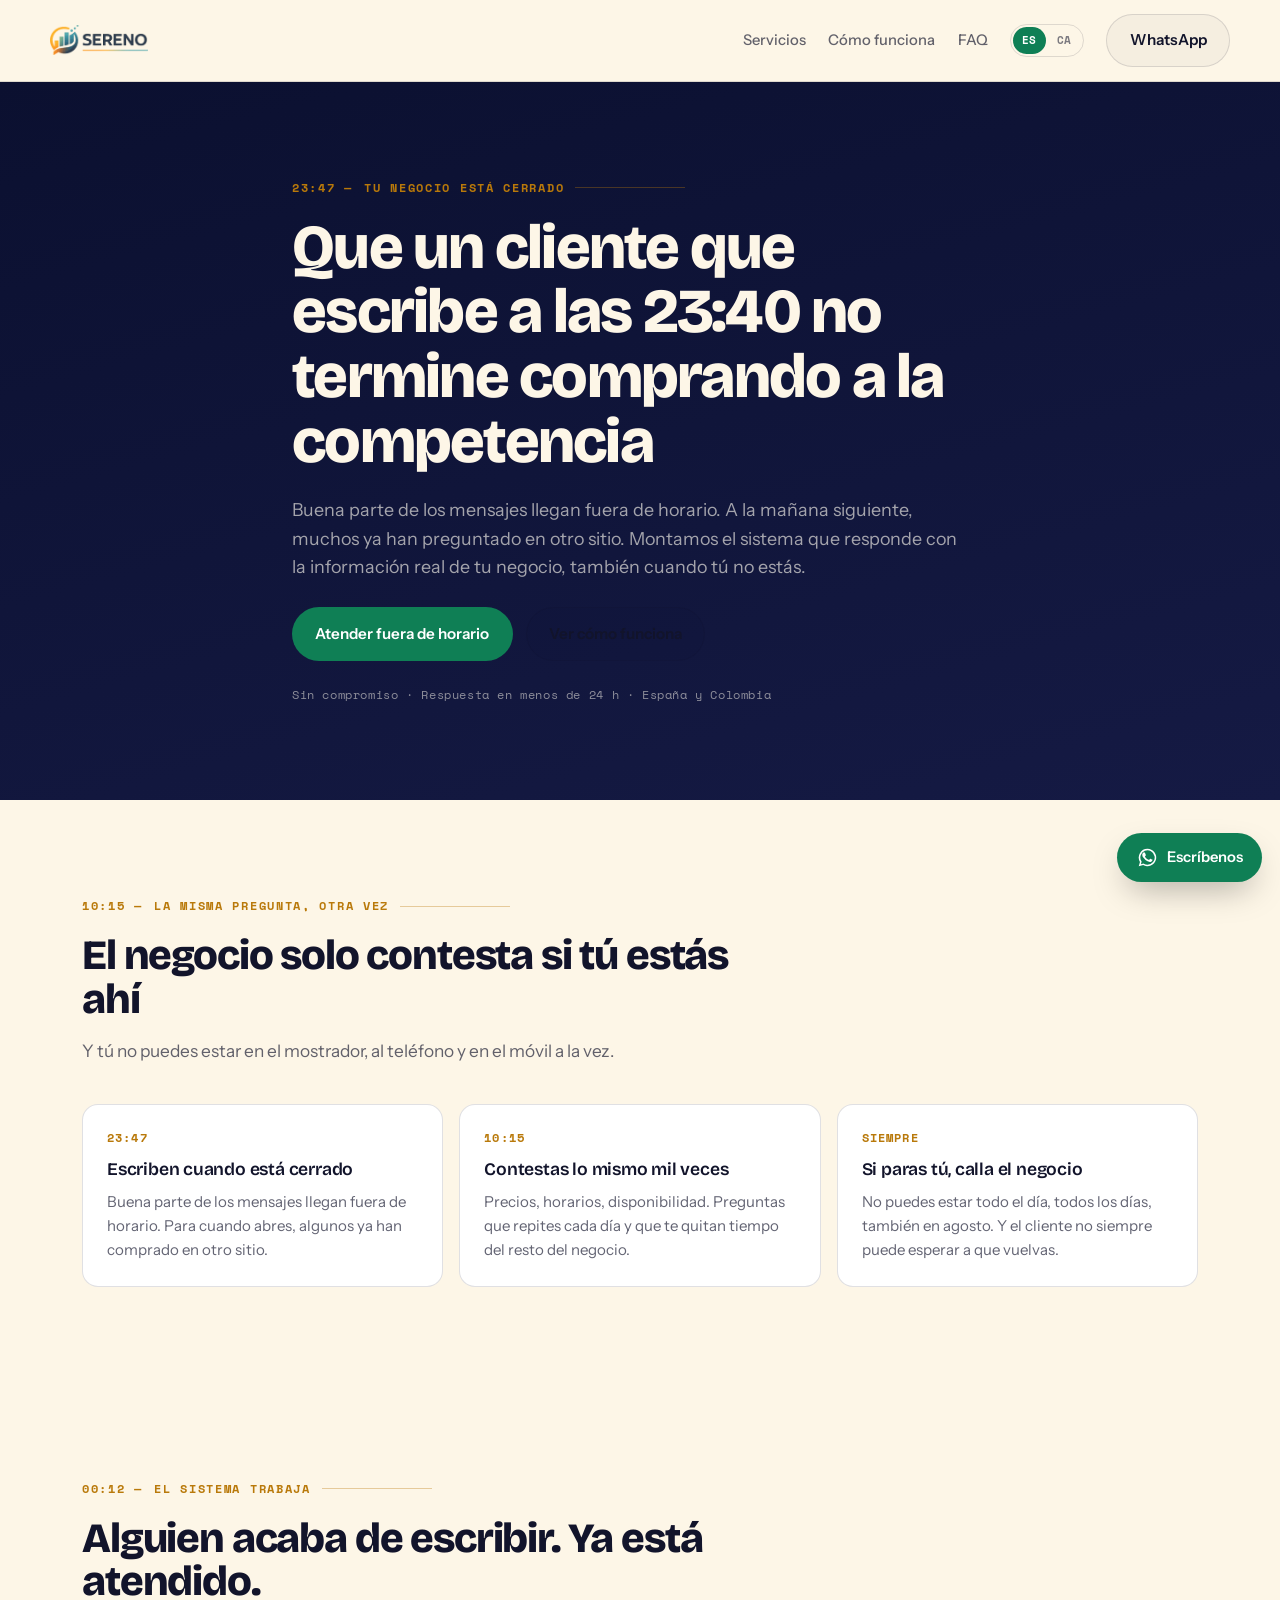
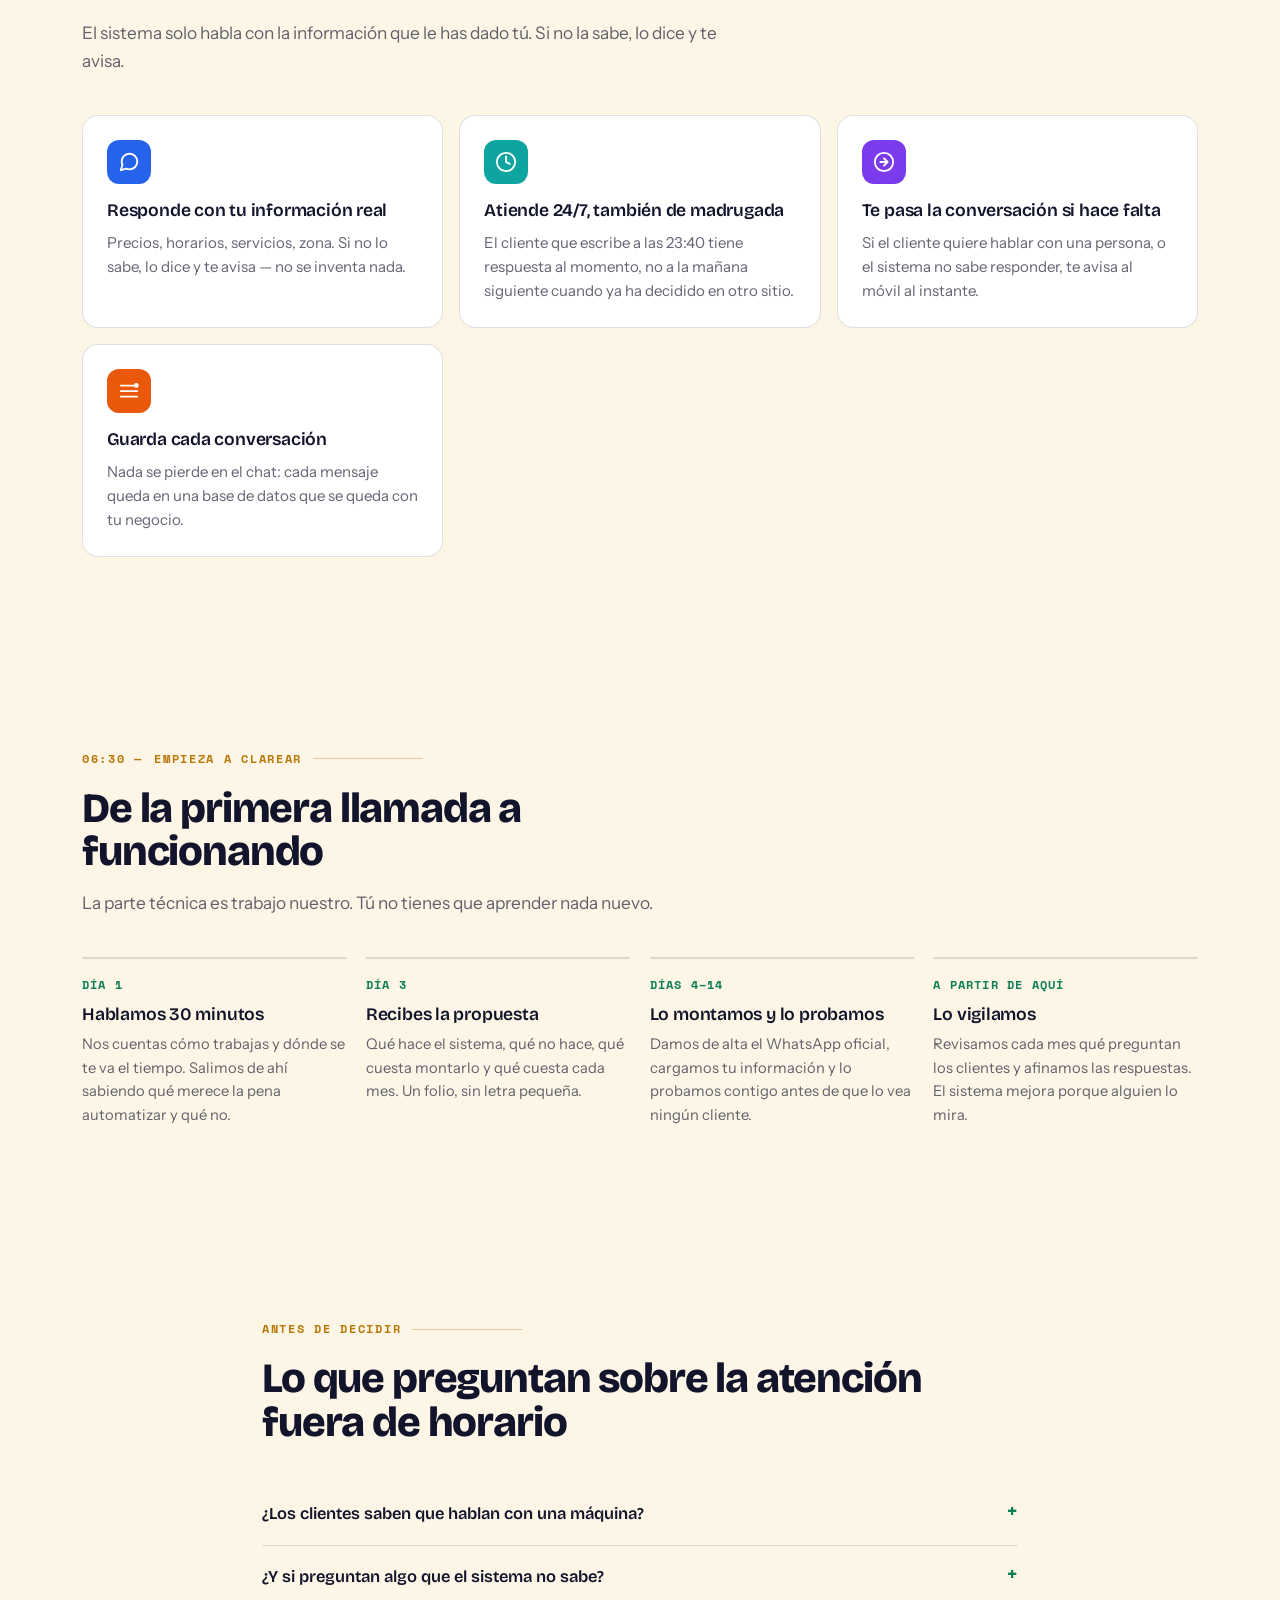
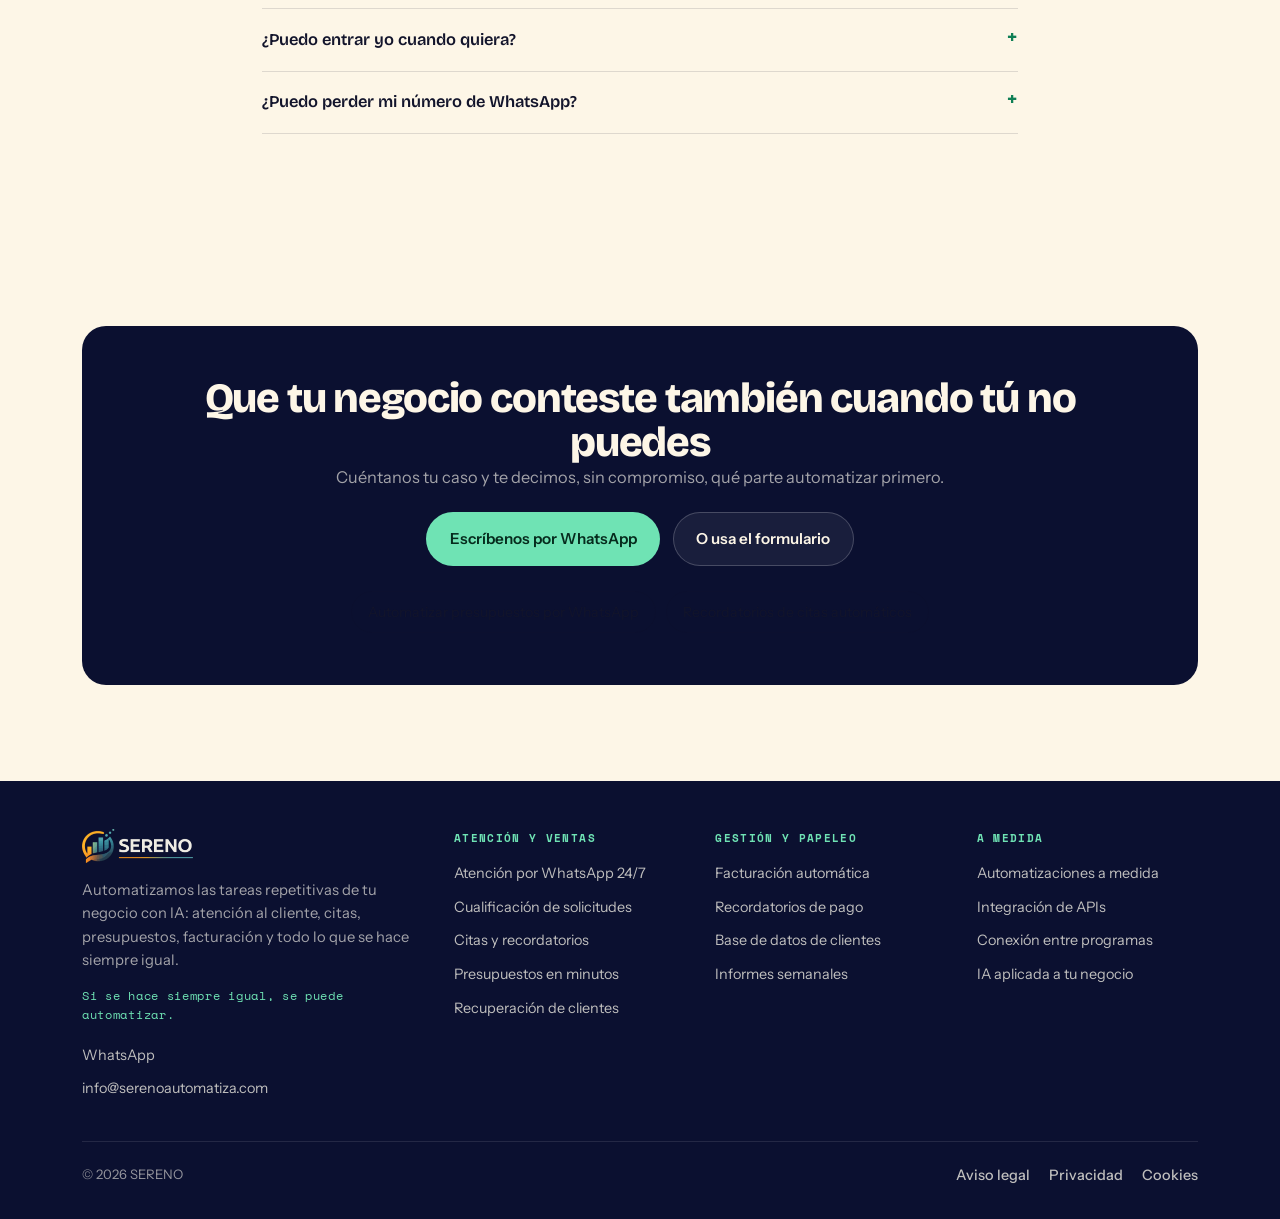
<file: responder-whatsapp-fuera-de-horario/index.html>
<!DOCTYPE html>
<html lang="es">
<head>
<meta charset="UTF-8">
<meta name="viewport" content="width=device-width, initial-scale=1.0">
<link rel="icon" type="image/x-icon" href="/favicon.ico">
<link rel="icon" type="image/png" sizes="32x32" href="/favicon-32.png">
<link rel="apple-touch-icon" sizes="180x180" href="/favicon-180.png">

<title>Responder WhatsApp fuera de horario | SERENO</title>
<meta name="description" content="Que un cliente que escribe a las 23:40 no termine comprando a la competencia. Atención automática por WhatsApp con la información real de tu negocio, también cuando tú duermes.">
<meta name="robots" content="index, follow">
<meta name="author" content="SERENO">
<link rel="canonical" href="https://serenoautomatiza.com/responder-whatsapp-fuera-de-horario">
<link rel="alternate" hreflang="es" href="https://serenoautomatiza.com/responder-whatsapp-fuera-de-horario">
<link rel="alternate" hreflang="ca" href="https://serenoautomatiza.com/responder-whatsapp-fuera-de-horario?lang=ca">
<link rel="alternate" hreflang="x-default" href="https://serenoautomatiza.com/responder-whatsapp-fuera-de-horario">

<meta property="og:type" content="article">
<meta property="og:site_name" content="SERENO">
<meta property="og:title" content="Que un cliente que escribe a las 23:40 no termine comprando a la competencia">
<meta property="og:description" content="Atención automática por WhatsApp con la información real de tu negocio, también cuando tú duermes.">
<meta property="og:url" content="https://serenoautomatiza.com/responder-whatsapp-fuera-de-horario">
<meta property="og:image" content="https://serenoautomatiza.com/og-image.png">
<meta property="og:locale" content="es_ES">
<meta property="og:locale:alternate" content="ca_ES">
<meta name="twitter:card" content="summary_large_image">
<meta name="twitter:title" content="Que un cliente que escribe a las 23:40 no termine comprando a la competencia">
<meta name="twitter:description" content="Atención automática por WhatsApp con la información real de tu negocio, también cuando tú duermes.">
<meta name="twitter:image" content="https://serenoautomatiza.com/og-image.png">

<link rel="preconnect" href="https://fonts.googleapis.com">
<link rel="preconnect" href="https://fonts.gstatic.com" crossorigin>
<link href="https://fonts.googleapis.com/css2?family=Bricolage+Grotesque:opsz,wght@12..96,400;12..96,600;12..96,800&family=Instrument+Sans:wght@400;500;600&family=Space+Mono:wght@400;700&display=swap" rel="stylesheet">
<link rel="stylesheet" href="/tareas.css">

<script type="application/ld+json">
{
  "@context": "https://schema.org",
  "@type": "Service",
  "serviceType": "Atención automática por WhatsApp fuera de horario",
  "provider": {"@type": "ProfessionalService", "name": "SERENO", "url": "https://serenoautomatiza.com"},
  "areaServed": [{"@type": "Country", "name": "España"}, {"@type": "Country", "name": "Colombia"}],
  "description": "Sistema que responde por WhatsApp con la información real del negocio, las 24 horas, y traspasa la conversación a una persona cuando hace falta."
}
</script>
<script type="application/ld+json">
{
  "@context": "https://schema.org",
  "@type": "FAQPage",
  "mainEntity": [
    {"@type": "Question", "name": "¿Los clientes saben que hablan con una máquina?", "acceptedAnswer": {"@type": "Answer", "text": "Sí, y lo decimos desde el primer mensaje. Es lo que exige la normativa europea y, en la práctica, funciona mejor: la gente es más clara cuando sabe con quién habla."}},
    {"@type": "Question", "name": "¿Y si preguntan algo que el sistema no sabe?", "acceptedAnswer": {"@type": "Answer", "text": "Lo dice y te pasa la conversación. Nunca se inventa un precio ni una disponibilidad que no le has dado tú."}},
    {"@type": "Question", "name": "¿Puedo entrar yo cuando quiera?", "acceptedAnswer": {"@type": "Answer", "text": "Sí, en cualquier momento. En cuanto respondes tú, el sistema se aparta durante un rato para no interrumpir."}},
    {"@type": "Question", "name": "¿Puedo perder mi número de WhatsApp?", "acceptedAnswer": {"@type": "Answer", "text": "No. Trabajamos solo con conexiones oficiales y verificadas. La cuenta se da de alta a nombre de tu empresa: es tuya, aunque un día dejes de trabajar con nosotros."}}
  ]
}
</script>
</head>
<body>

<header id="capcalera">
  <div class="env barra">
    <a href="/" class="marca">
      <img src="/logo-sereno-oscuro.png" alt="SERENO" class="logo">
    </a>
    <nav>
      <div class="nav-links">
        <a href="/#servicios" data-ca="Serveis">Servicios</a>
        <a href="/#como" data-ca="Com funciona">Cómo funciona</a>
        <a href="/#faq">FAQ</a>
      </div>
      <div class="idioma" role="group" aria-label="Idioma">
        <button type="button" data-lang="es" class="on">ES</button>
        <button type="button" data-lang="ca">CA</button>
      </div>
      <a class="btn btn-2 wa" href="https://wa.me/34636596788?text=Hola%2C%20quiero%20que%20mi%20negocio%20responda%20por%20WhatsApp%20fuera%20de%20horario" target="_blank" rel="noopener" data-msg-es="Hola, quiero que mi negocio responda por WhatsApp fuera de horario" data-msg-ca="Hola, vull que el meu negoci respongui per WhatsApp fora d'horari">WhatsApp</a>
    </nav>
  </div>
</header>

<main>

<section class="hero">
  <div class="env" style="max-width:760px">
    <div class="hora">23:47 — <span data-ca="el teu negoci és tancat">tu negocio está cerrado</span></div>
    <h1 data-ca="Que un client que escriu a les 23:40 no acabi comprant a la competència">Que un cliente que escribe a las 23:40 no termine comprando a la competencia</h1>
    <p class="apagat" style="font-size:1.12rem;margin-top:1.3rem;max-width:42rem" data-ca="Bona part dels missatges arriben fora d'horari. L'endemà al matí, molts ja han preguntat en un altre lloc. Muntem el sistema que respon amb la informació real del teu negoci, també quan tu no hi ets.">Buena parte de los mensajes llegan fuera de horario. A la mañana siguiente, muchos ya han preguntado en otro sitio. Montamos el sistema que responde con la información real de tu negocio, también cuando tú no estás.</p>
    <div class="hero-botones">
      <a class="btn btn-1 wa" href="https://wa.me/34636596788?text=Hola%2C%20quiero%20que%20mi%20negocio%20responda%20por%20WhatsApp%20fuera%20de%20horario" target="_blank" rel="noopener" data-msg-es="Hola, quiero que mi negocio responda por WhatsApp fuera de horario" data-msg-ca="Hola, vull que el meu negoci respongui per WhatsApp fora d'horari" data-ca="Atendre fora d'horari">Atender fuera de horario</a>
      <a class="btn btn-2" href="#como" data-ca="Veure com funciona">Ver cómo funciona</a>
    </div>
    <p class="nota" data-ca="Sense compromís · Resposta en menys de 24 h · Espanya i Colòmbia">Sin compromiso · Respuesta en menos de 24 h · España y Colombia</p>
  </div>
</section>

<section id="problema">
  <div class="env">
    <div class="intro apareix">
      <div class="hora">10:15 — <span data-ca="la mateixa pregunta, un altre cop">la misma pregunta, otra vez</span></div>
      <h2 data-ca="El negoci només contesta si tu hi ets">El negocio solo contesta si tú estás ahí</h2>
      <p class="apagat" data-ca="I tu no pots estar al taulell, al telèfon i al mòbil alhora.">Y tú no puedes estar en el mostrador, al teléfono y en el móvil a la vez.</p>
    </div>
    <div class="graella g3 apareix">
      <div class="targeta">
        <span class="marca-hora">23:47</span>
        <h3 data-ca="Escriuen quan és tancat">Escriben cuando está cerrado</h3>
        <p data-ca="Bona part dels missatges arriben fora d'horari. Quan obres, alguns ja han comprat en un altre lloc.">Buena parte de los mensajes llegan fuera de horario. Para cuando abres, algunos ya han comprado en otro sitio.</p>
      </div>
      <div class="targeta">
        <span class="marca-hora">10:15</span>
        <h3 data-ca="Contestes el mateix mil cops">Contestas lo mismo mil veces</h3>
        <p data-ca="Preus, horaris, disponibilitat. Preguntes que repeteixes cada dia i que et treuen temps de la resta del negoci.">Precios, horarios, disponibilidad. Preguntas que repites cada día y que te quitan tiempo del resto del negocio.</p>
      </div>
      <div class="targeta">
        <span class="marca-hora" data-ca="SEMPRE">SIEMPRE</span>
        <h3 data-ca="Si pleges, el negoci calla">Si paras tú, calla el negocio</h3>
        <p data-ca="No pots ser-hi tot el dia, cada dia, també l'agost. I el client no sempre pot esperar que tornis.">No puedes estar todo el día, todos los días, también en agosto. Y el cliente no siempre puede esperar a que vuelvas.</p>
      </div>
    </div>
  </div>
</section>

<section id="solucion">
  <div class="env">
    <div class="intro apareix">
      <div class="hora">00:12 — <span data-ca="el sistema treballa">el sistema trabaja</span></div>
      <h2 data-ca="Algú acaba d'escriure. Ja està atès.">Alguien acaba de escribir. Ya está atendido.</h2>
      <p class="apagat" data-ca="El sistema només parla amb la informació que li has donat tu. Si no ho sap, ho diu i t'avisa.">El sistema solo habla con la información que le has dado tú. Si no la sabe, lo dice y te avisa.</p>
    </div>
    <div class="graella g3 apareix">
      <div class="targeta">
        <div class="icona-servei" style="background:#2563EB">
          <svg viewBox="0 0 24 24" fill="none" stroke="currentColor" stroke-width="2" stroke-linecap="round" stroke-linejoin="round"><path d="M21 11.5a8.38 8.38 0 0 1-.9 3.8 8.5 8.5 0 0 1-7.6 4.7 8.38 8.38 0 0 1-3.8-.9L3 21l1.9-5.7a8.38 8.38 0 0 1-.9-3.8 8.5 8.5 0 0 1 4.7-7.6 8.38 8.38 0 0 1 3.8-.9h.5a8.48 8.48 0 0 1 8 8v.5z"/></svg>
        </div>
        <h3 data-ca="Respon amb la teva informació real">Responde con tu información real</h3>
        <p data-ca="Preus, horaris, serveis, zona. Si no ho sap, ho diu i t'avisa — no s'inventa res.">Precios, horarios, servicios, zona. Si no lo sabe, lo dice y te avisa — no se inventa nada.</p>
      </div>
      <div class="targeta">
        <div class="icona-servei" style="background:#0EA5A0">
          <svg viewBox="0 0 24 24" fill="none" stroke="currentColor" stroke-width="2" stroke-linecap="round" stroke-linejoin="round"><circle cx="12" cy="12" r="10"/><path d="M12 6v6l4 2"/></svg>
        </div>
        <h3 data-ca="Atén 24/7, també de matinada">Atiende 24/7, también de madrugada</h3>
        <p data-ca="El client que escriu a les 23:40 té resposta a l'instant, no l'endemà quan ja ha decidit en un altre lloc.">El cliente que escribe a las 23:40 tiene respuesta al momento, no a la mañana siguiente cuando ya ha decidido en otro sitio.</p>
      </div>
      <div class="targeta">
        <div class="icona-servei" style="background:#7C3AED">
          <svg viewBox="0 0 24 24" fill="none" stroke="currentColor" stroke-width="2" stroke-linecap="round" stroke-linejoin="round"><circle cx="12" cy="12" r="10"/><path d="M12 16l4-4-4-4M8 12h8"/></svg>
        </div>
        <h3 data-ca="Et passa la conversa si cal">Te pasa la conversación si hace falta</h3>
        <p data-ca="Si el client vol parlar amb una persona, o el sistema no sap respondre, t'avisa al mòbil a l'instant.">Si el cliente quiere hablar con una persona, o el sistema no sabe responder, te avisa al móvil al instante.</p>
      </div>
      <div class="targeta">
        <div class="icona-servei" style="background:#EA580C">
          <svg viewBox="0 0 24 24" fill="none" stroke="currentColor" stroke-width="2" stroke-linecap="round" stroke-linejoin="round"><path d="M17 6.1H3M21 12.1H3M21 18.1H3"/><circle cx="20" cy="6" r="2.6" fill="currentColor" stroke="none"/></svg>
        </div>
        <h3 data-ca="Guarda cada conversa">Guarda cada conversación</h3>
        <p data-ca="Res es perd al xat: cada missatge queda en una base de dades que es queda amb el teu negoci.">Nada se pierde en el chat: cada mensaje queda en una base de datos que se queda con tu negocio.</p>
      </div>
    </div>
  </div>
</section>

<section id="como">
  <div class="env">
    <div class="intro apareix">
      <div class="hora">06:30 — <span data-ca="comença a clarejar">empieza a clarear</span></div>
      <h2 data-ca="De la primera trucada a funcionant">De la primera llamada a funcionando</h2>
      <p class="apagat" data-ca="La part tècnica és feina nostra. Tu no has d'aprendre res nou.">La parte técnica es trabajo nuestro. Tú no tienes que aprender nada nuevo.</p>
    </div>
    <div class="passos apareix">
      <div class="pas">
        <span class="quan" data-ca="DIA 1">DÍA 1</span>
        <h3 data-ca="Parlem 30 minuts">Hablamos 30 minutos</h3>
        <p data-ca="Ens expliques com treballes i on se't va el temps. Sortim d'aquí sabent què val la pena automatitzar i què no.">Nos cuentas cómo trabajas y dónde se te va el tiempo. Salimos de ahí sabiendo qué merece la pena automatizar y qué no.</p>
      </div>
      <div class="pas">
        <span class="quan" data-ca="DIA 3">DÍA 3</span>
        <h3 data-ca="Reps la proposta">Recibes la propuesta</h3>
        <p data-ca="Què fa el sistema, què no fa, què costa muntar-lo i què costa cada mes. Un full, sense lletra petita.">Qué hace el sistema, qué no hace, qué cuesta montarlo y qué cuesta cada mes. Un folio, sin letra pequeña.</p>
      </div>
      <div class="pas">
        <span class="quan" data-ca="DIES 4–14">DÍAS 4–14</span>
        <h3 data-ca="Ho muntem i ho provem">Lo montamos y lo probamos</h3>
        <p data-ca="Donem d'alta el WhatsApp oficial, hi carreguem la teva informació i el provem amb tu abans que el vegi cap client.">Damos de alta el WhatsApp oficial, cargamos tu información y lo probamos contigo antes de que lo vea ningún cliente.</p>
      </div>
      <div class="pas">
        <span class="quan" data-ca="A PARTIR D'AQUÍ">A PARTIR DE AQUÍ</span>
        <h3 data-ca="Ho vigilem">Lo vigilamos</h3>
        <p data-ca="Revisem cada mes què pregunten els clients i afinem les respostes. El sistema millora perquè algú el mira.">Revisamos cada mes qué preguntan los clientes y afinamos las respuestas. El sistema mejora porque alguien lo mira.</p>
      </div>
    </div>
  </div>
</section>

<section id="faq">
  <div class="env" style="max-width:820px">
    <div class="intro apareix">
      <div class="hora" data-ca="ABANS DE DECIDIR">ANTES DE DECIDIR</div>
      <h2 data-ca="El que ens pregunten sobre l'atenció fora d'horari">Lo que preguntan sobre la atención fuera de horario</h2>
    </div>
    <div class="apareix">
      <details>
        <summary data-ca="Els clients saben que parlen amb una màquina?">¿Los clientes saben que hablan con una máquina?</summary>
        <p data-ca="Sí, i ho diem des del primer missatge. És el que exigeix la normativa europea i, a la pràctica, funciona millor: la gent és més clara quan sap amb qui parla.">Sí, y lo decimos desde el primer mensaje. Es lo que exige la normativa europea y, en la práctica, funciona mejor: la gente es más clara cuando sabe con quién habla.</p>
      </details>
      <details>
        <summary data-ca="I si pregunten alguna cosa que el sistema no sap?">¿Y si preguntan algo que el sistema no sabe?</summary>
        <p data-ca="Ho diu i et passa la conversa. Mai s'inventa un preu ni una disponibilitat que no li has donat tu.">Lo dice y te pasa la conversación. Nunca se inventa un precio ni una disponibilidad que no le has dado tú.</p>
      </details>
      <details>
        <summary data-ca="Puc entrar-hi jo quan vulgui?">¿Puedo entrar yo cuando quiera?</summary>
        <p data-ca="Sí, en qualsevol moment. Quan respons tu, el sistema s'aparta una estona per no interrompre.">Sí, en cualquier momento. En cuanto respondes tú, el sistema se aparta durante un rato para no interrumpir.</p>
      </details>
      <details>
        <summary data-ca="Puc perdre el meu número de WhatsApp?">¿Puedo perder mi número de WhatsApp?</summary>
        <p data-ca="No. Treballem només amb connexions oficials i verificades. El compte es dona d'alta a nom de la teva empresa: és teva, encara que un dia deixis de treballar amb nosaltres.">No. Trabajamos solo con conexiones oficiales y verificadas. La cuenta se da de alta a nombre de tu empresa: es tuya, aunque un día dejes de trabajar con nosotros.</p>
      </details>
    </div>
  </div>
</section>

<section id="cta">
  <div class="env">
    <div class="cta-final apareix">
      <h2 data-ca="Que el teu negoci contesti també quan tu no pots">Que tu negocio conteste también cuando tú no puedes</h2>
      <p class="apagat" data-ca="Explica'ns el teu cas i et diem, sense compromís, quina part automatitzar primer.">Cuéntanos tu caso y te decimos, sin compromiso, qué parte automatizar primero.</p>
      <div class="hero-botones" style="justify-content:center;margin-top:1.4rem">
        <a class="btn btn-1 wa" href="https://wa.me/34636596788?text=Hola%2C%20quiero%20que%20mi%20negocio%20responda%20por%20WhatsApp%20fuera%20de%20horario" target="_blank" rel="noopener" data-msg-es="Hola, quiero que mi negocio responda por WhatsApp fuera de horario" data-msg-ca="Hola, vull que el meu negoci respongui per WhatsApp fora d'horari" data-ca="Escriu-nos per WhatsApp">Escríbenos por WhatsApp</a>
        <a class="btn btn-2" href="/#contacto" data-ca="O fes servir el formulari">O usa el formulario</a>
      </div>
      <div class="relacionadas" style="justify-content:center;margin-top:1.6rem">
        <a href="/automatizar-presupuestos-whatsapp" data-ca="Automatitzar pressupostos per WhatsApp">Automatizar presupuestos por WhatsApp</a>
        <a href="/recordatorios-de-citas-automaticos" data-ca="Recordatoris de cites automàtics">Recordatorios de citas automáticos</a>
      </div>
    </div>
  </div>
</section>

</main>

<footer>
  <div class="env">
    <div class="peu-graella">
      <div>
        <a href="/" class="marca" style="margin-bottom:1rem">
          <img src="/logo-sereno-claro.png" alt="SERENO" class="logo" loading="lazy">
        </a>
        <p class="apagat" style="font-size:.92rem;max-width:36ch" data-ca="Automatitzem les tasques repetitives del teu negoci amb IA: atenció al client, cites, pressupostos, facturació i tot el que es fa sempre igual.">Automatizamos las tareas repetitivas de tu negocio con IA: atención al cliente, citas, presupuestos, facturación y todo lo que se hace siempre igual.</p>
        <p class="peu-lema" data-ca="Si es fa sempre igual, es pot automatitzar.">Si se hace siempre igual, se puede automatizar.</p>
        <ul class="peu-contacte">
          <li><a href="https://wa.me/34636596788" target="_blank" rel="noopener">WhatsApp</a></li>
          <li><a href="mailto:info@serenoautomatiza.com">info@serenoautomatiza.com</a></li>
        </ul>
      </div>
      <div>
        <h4 data-ca="Atenció i vendes">Atención y ventas</h4>
        <ul>
          <li><a href="/#servicios" data-ca="Atenció per WhatsApp 24/7">Atención por WhatsApp 24/7</a></li>
          <li><a href="/#servicios" data-ca="Qualificació de sol·licituds">Cualificación de solicitudes</a></li>
          <li><a href="/#servicios" data-ca="Cites i recordatoris">Citas y recordatorios</a></li>
          <li><a href="/#servicios" data-ca="Pressupostos en minuts">Presupuestos en minutos</a></li>
          <li><a href="/#servicios" data-ca="Recuperació de clients">Recuperación de clientes</a></li>
        </ul>
      </div>
      <div>
        <h4 data-ca="Gestió i paperassa">Gestión y papeleo</h4>
        <ul>
          <li><a href="/#servicios" data-ca="Facturació automàtica">Facturación automática</a></li>
          <li><a href="/#servicios" data-ca="Recordatoris de pagament">Recordatorios de pago</a></li>
          <li><a href="/#servicios" data-ca="Base de dades de clients">Base de datos de clientes</a></li>
          <li><a href="/#servicios" data-ca="Informes setmanals">Informes semanales</a></li>
        </ul>
      </div>
      <div>
        <h4 data-ca="A mida">A medida</h4>
        <ul>
          <li><a href="/#servicios" data-ca="Automatitzacions a mida">Automatizaciones a medida</a></li>
          <li><a href="/#servicios" data-ca="Integració d'APIs">Integración de APIs</a></li>
          <li><a href="/#servicios" data-ca="Connexió entre programes">Conexión entre programas</a></li>
          <li><a href="/#servicios" data-ca="IA aplicada al teu negoci">IA aplicada a tu negocio</a></li>
        </ul>
      </div>
    </div>
    <div class="peu-final">
      <span>© <span data-year></span> SERENO</span>
      <nav>
        <a href="/aviso-legal" data-ca="Avís legal">Aviso legal</a>
        <a href="/privacidad" data-ca="Privacitat">Privacidad</a>
        <a href="/cookies">Cookies</a>
      </nav>
    </div>
  </div>
</footer>

<a class="flotant wa" href="https://wa.me/34636596788?text=Hola%2C%20quiero%20que%20mi%20negocio%20responda%20por%20WhatsApp%20fuera%20de%20horario" target="_blank" rel="noopener" aria-label="WhatsApp" data-msg-es="Hola, quiero que mi negocio responda por WhatsApp fuera de horario" data-msg-ca="Hola, vull que el meu negoci respongui per WhatsApp fora d'horari">
  <svg width="21" height="21" viewBox="0 0 24 24" fill="currentColor" aria-hidden="true"><path d="M17.5 14.4c-.3-.2-1.7-.9-2-1s-.5-.1-.7.2-.7.9-.9 1.1-.4.2-.7 0a8 8 0 0 1-2.4-1.5 9 9 0 0 1-1.6-2c-.2-.3 0-.5.1-.6l.5-.6.3-.5v-.5l-1-2.3c-.2-.6-.5-.5-.7-.5h-.6c-.2 0-.5.1-.8.4a3.2 3.2 0 0 0-1 2.4 5.6 5.6 0 0 0 1.2 3 12.7 12.7 0 0 0 4.9 4.3c.7.3 1.2.5 1.6.6a3.9 3.9 0 0 0 1.8.1 3 3 0 0 0 1.9-1.3 2.4 2.4 0 0 0 .2-1.4c-.1-.1-.3-.2-.6-.4zM12 2a10 10 0 0 0-8.6 15.1L2 22l5-1.3A10 10 0 1 0 12 2zm0 18.2a8.2 8.2 0 0 1-4.2-1.2l-.3-.2-3 .8.8-2.9-.2-.3A8.2 8.2 0 1 1 12 20.2z"/></svg>
  <span data-ca="Escriu-nos">Escríbenos</span>
</a>

<script src="/tareas.js"></script>
</body>
</html>
</file>
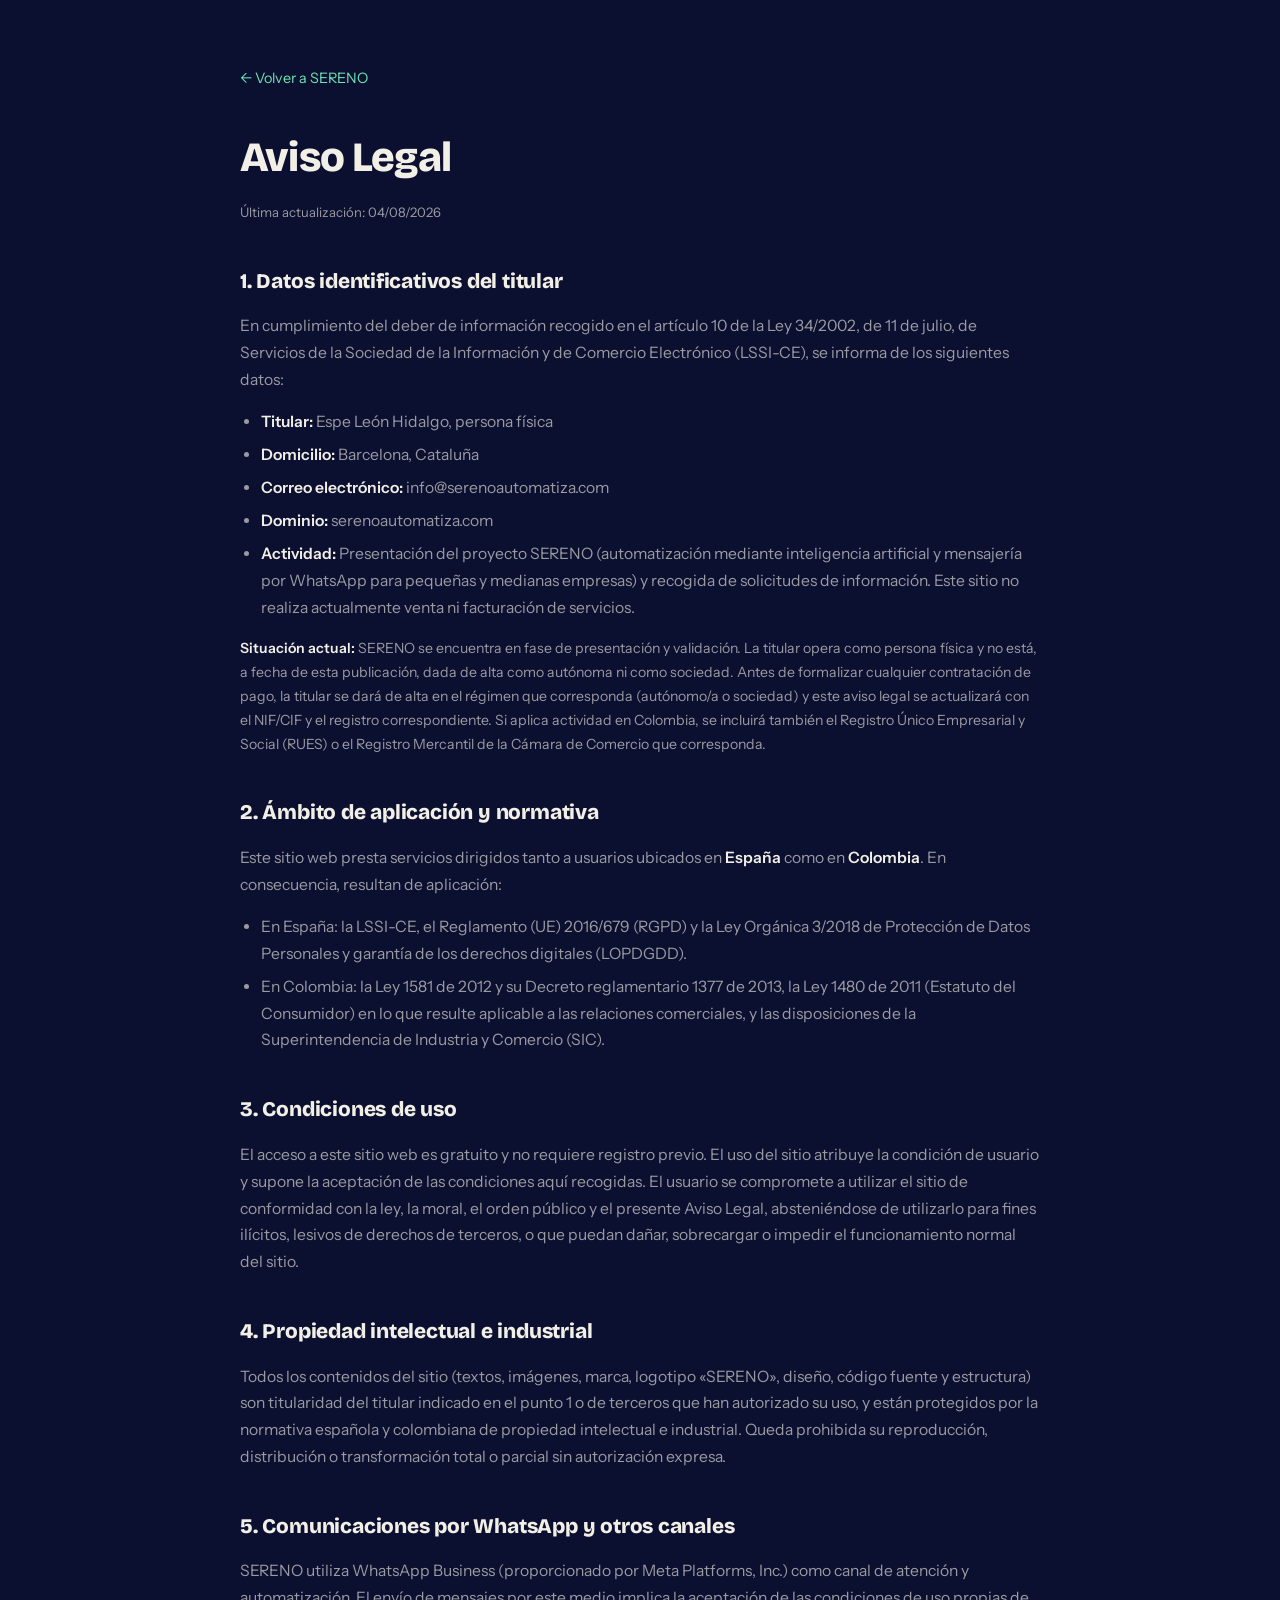
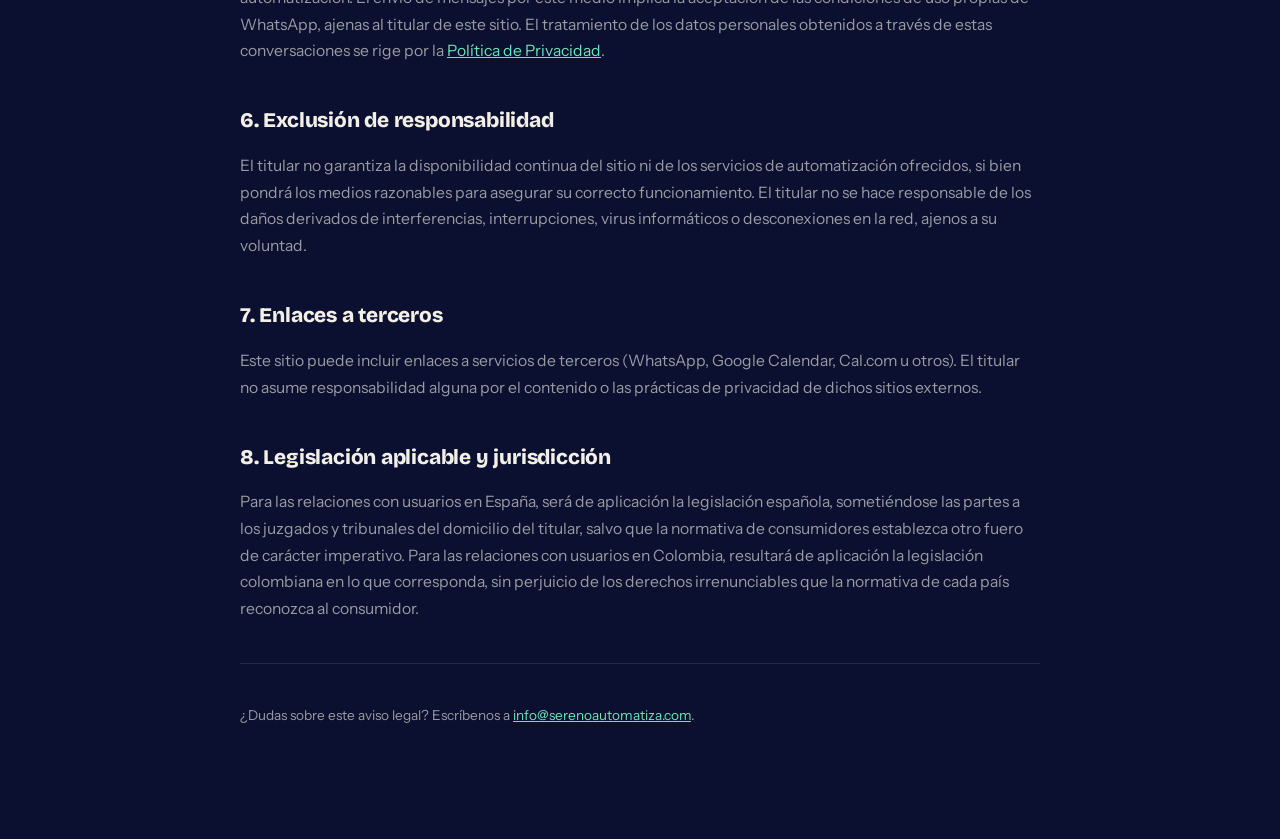
<file: aviso-legal.html>
<!DOCTYPE html>
<html lang="es">
<head>
<meta charset="UTF-8">
<meta name="viewport" content="width=device-width, initial-scale=1.0">
<title>Aviso Legal — SERENO</title>
<meta name="description" content="Aviso legal de SERENO. Información sobre el titular del sitio web y condiciones de uso, conforme a la normativa de España y Colombia.">

<link rel="preconnect" href="https://fonts.googleapis.com">
<link rel="preconnect" href="https://fonts.gstatic.com" crossorigin>
<link href="https://fonts.googleapis.com/css2?family=Bricolage+Grotesque:opsz,wght@12..96,400;12..96,600;12..96,800&family=Instrument+Sans:wght@400;500;600&display=swap" rel="stylesheet">

<style>
:root{
  --nit: #0B1030; --crema: #F2EFE6; --crema-suau: rgba(242,239,230,.62);
  --menta: #6FE3B4; --ambre: #F5B63C;
  --display: 'Bricolage Grotesque', system-ui, sans-serif;
  --cos: 'Instrument Sans', system-ui, sans-serif;
  --max: 800px;
}
*{box-sizing:border-box;margin:0;padding:0}
body{font-family:var(--cos);background:var(--nit);color:var(--crema);line-height:1.7;padding:0 1.25rem}
.env{max-width:var(--max);margin:0 auto;padding:4rem 0 6rem}
a{color:var(--menta)}
h1{font-family:var(--display);font-weight:800;font-size:clamp(1.9rem,5vw,2.6rem);letter-spacing:-.02em;margin-bottom:.5rem}
h2{font-family:var(--display);font-weight:800;font-size:1.3rem;margin:2.4rem 0 .9rem;letter-spacing:-.01em}
p,li{font-size:.98rem;color:var(--crema-suau)}
p{margin-bottom:1rem}
ul,ol{margin:0 0 1rem 1.3rem}
li{margin-bottom:.4rem}
strong{color:var(--crema);font-weight:600}
.fecha{font-size:.82rem;color:var(--crema-suau);margin-bottom:2.5rem}
.pendiente{background:rgba(245,182,60,.12);border:1px solid rgba(245,182,60,.4);color:var(--ambre);
  padding:.1rem .4rem;border-radius:4px;font-size:.9em;font-weight:600}
.volver{display:inline-block;margin-bottom:2rem;font-size:.9rem;text-decoration:none}
hr{border:0;border-top:1px solid rgba(255,255,255,.1);margin:2.5rem 0}
</style>
</head>
<body>
<div class="env">
  <a class="volver" href="/">&larr; Volver a SERENO</a>
  <h1>Aviso Legal</h1>
  <p class="fecha">Última actualización: 04/08/2026</p>

  <h2>1. Datos identificativos del titular</h2>
  <p>En cumplimiento del deber de información recogido en el artículo 10 de la Ley 34/2002, de 11 de julio, de Servicios de la Sociedad de la Información y de Comercio Electrónico (LSSI-CE), se informa de los siguientes datos:</p>
  <ul>
    <li><strong>Titular:</strong> Espe León Hidalgo, persona física</li>  
    <li><strong>Domicilio:</strong> Barcelona, Cataluña</li>
    <li><strong>Correo electrónico:</strong> info@serenoautomatiza.com</li>
    <li><strong>Dominio:</strong> serenoautomatiza.com</li>
    <li><strong>Actividad:</strong> Presentación del proyecto SERENO (automatización mediante inteligencia artificial y mensajería por WhatsApp para pequeñas y medianas empresas) y recogida de solicitudes de información. Este sitio no realiza actualmente venta ni facturación de servicios.</li>
  </ul>
  <p style="font-size:.88rem"><strong>Situación actual:</strong> SERENO se encuentra en fase de presentación y validación. La titular opera como persona física y no está, a fecha de esta publicación, dada de alta como autónoma ni como sociedad. Antes de formalizar cualquier contratación de pago, la titular se dará de alta en el régimen que corresponda (autónomo/a o sociedad) y este aviso legal se actualizará con el NIF/CIF y el registro correspondiente. Si aplica actividad en Colombia, se incluirá también el Registro Único Empresarial y Social (RUES) o el Registro Mercantil de la Cámara de Comercio que corresponda.</p>

  <h2>2. Ámbito de aplicación y normativa</h2>
  <p>Este sitio web presta servicios dirigidos tanto a usuarios ubicados en <strong>España</strong> como en <strong>Colombia</strong>. En consecuencia, resultan de aplicación:</p>
  <ul>
    <li>En España: la LSSI-CE, el Reglamento (UE) 2016/679 (RGPD) y la Ley Orgánica 3/2018 de Protección de Datos Personales y garantía de los derechos digitales (LOPDGDD).</li>
    <li>En Colombia: la Ley 1581 de 2012 y su Decreto reglamentario 1377 de 2013, la Ley 1480 de 2011 (Estatuto del Consumidor) en lo que resulte aplicable a las relaciones comerciales, y las disposiciones de la Superintendencia de Industria y Comercio (SIC).</li>
  </ul>

  <h2>3. Condiciones de uso</h2>
  <p>El acceso a este sitio web es gratuito y no requiere registro previo. El uso del sitio atribuye la condición de usuario y supone la aceptación de las condiciones aquí recogidas. El usuario se compromete a utilizar el sitio de conformidad con la ley, la moral, el orden público y el presente Aviso Legal, absteniéndose de utilizarlo para fines ilícitos, lesivos de derechos de terceros, o que puedan dañar, sobrecargar o impedir el funcionamiento normal del sitio.</p>

  <h2>4. Propiedad intelectual e industrial</h2>
  <p>Todos los contenidos del sitio (textos, imágenes, marca, logotipo «SERENO», diseño, código fuente y estructura) son titularidad del titular indicado en el punto 1 o de terceros que han autorizado su uso, y están protegidos por la normativa española y colombiana de propiedad intelectual e industrial. Queda prohibida su reproducción, distribución o transformación total o parcial sin autorización expresa.</p>

  <h2>5. Comunicaciones por WhatsApp y otros canales</h2>
  <p>SERENO utiliza WhatsApp Business (proporcionado por Meta Platforms, Inc.) como canal de atención y automatización. El envío de mensajes por este medio implica la aceptación de las condiciones de uso propias de WhatsApp, ajenas al titular de este sitio. El tratamiento de los datos personales obtenidos a través de estas conversaciones se rige por la <a href="/privacidad">Política de Privacidad</a>.</p>

  <h2>6. Exclusión de responsabilidad</h2>
  <p>El titular no garantiza la disponibilidad continua del sitio ni de los servicios de automatización ofrecidos, si bien pondrá los medios razonables para asegurar su correcto funcionamiento. El titular no se hace responsable de los daños derivados de interferencias, interrupciones, virus informáticos o desconexiones en la red, ajenos a su voluntad.</p>

  <h2>7. Enlaces a terceros</h2>
  <p>Este sitio puede incluir enlaces a servicios de terceros (WhatsApp, Google Calendar, Cal.com u otros). El titular no asume responsabilidad alguna por el contenido o las prácticas de privacidad de dichos sitios externos.</p>

  <h2>8. Legislación aplicable y jurisdicción</h2>
  <p>Para las relaciones con usuarios en España, será de aplicación la legislación española, sometiéndose las partes a los juzgados y tribunales del domicilio del titular, salvo que la normativa de consumidores establezca otro fuero de carácter imperativo. Para las relaciones con usuarios en Colombia, resultará de aplicación la legislación colombiana en lo que corresponda, sin perjuicio de los derechos irrenunciables que la normativa de cada país reconozca al consumidor.</p>

  <hr>
  <p style="font-size:.85rem">¿Dudas sobre este aviso legal? Escríbenos a <a href="mailto:info@serenoautomatiza.com">info@serenoautomatiza.com</a>.</p>
</div>
</body>
</html>
</file>
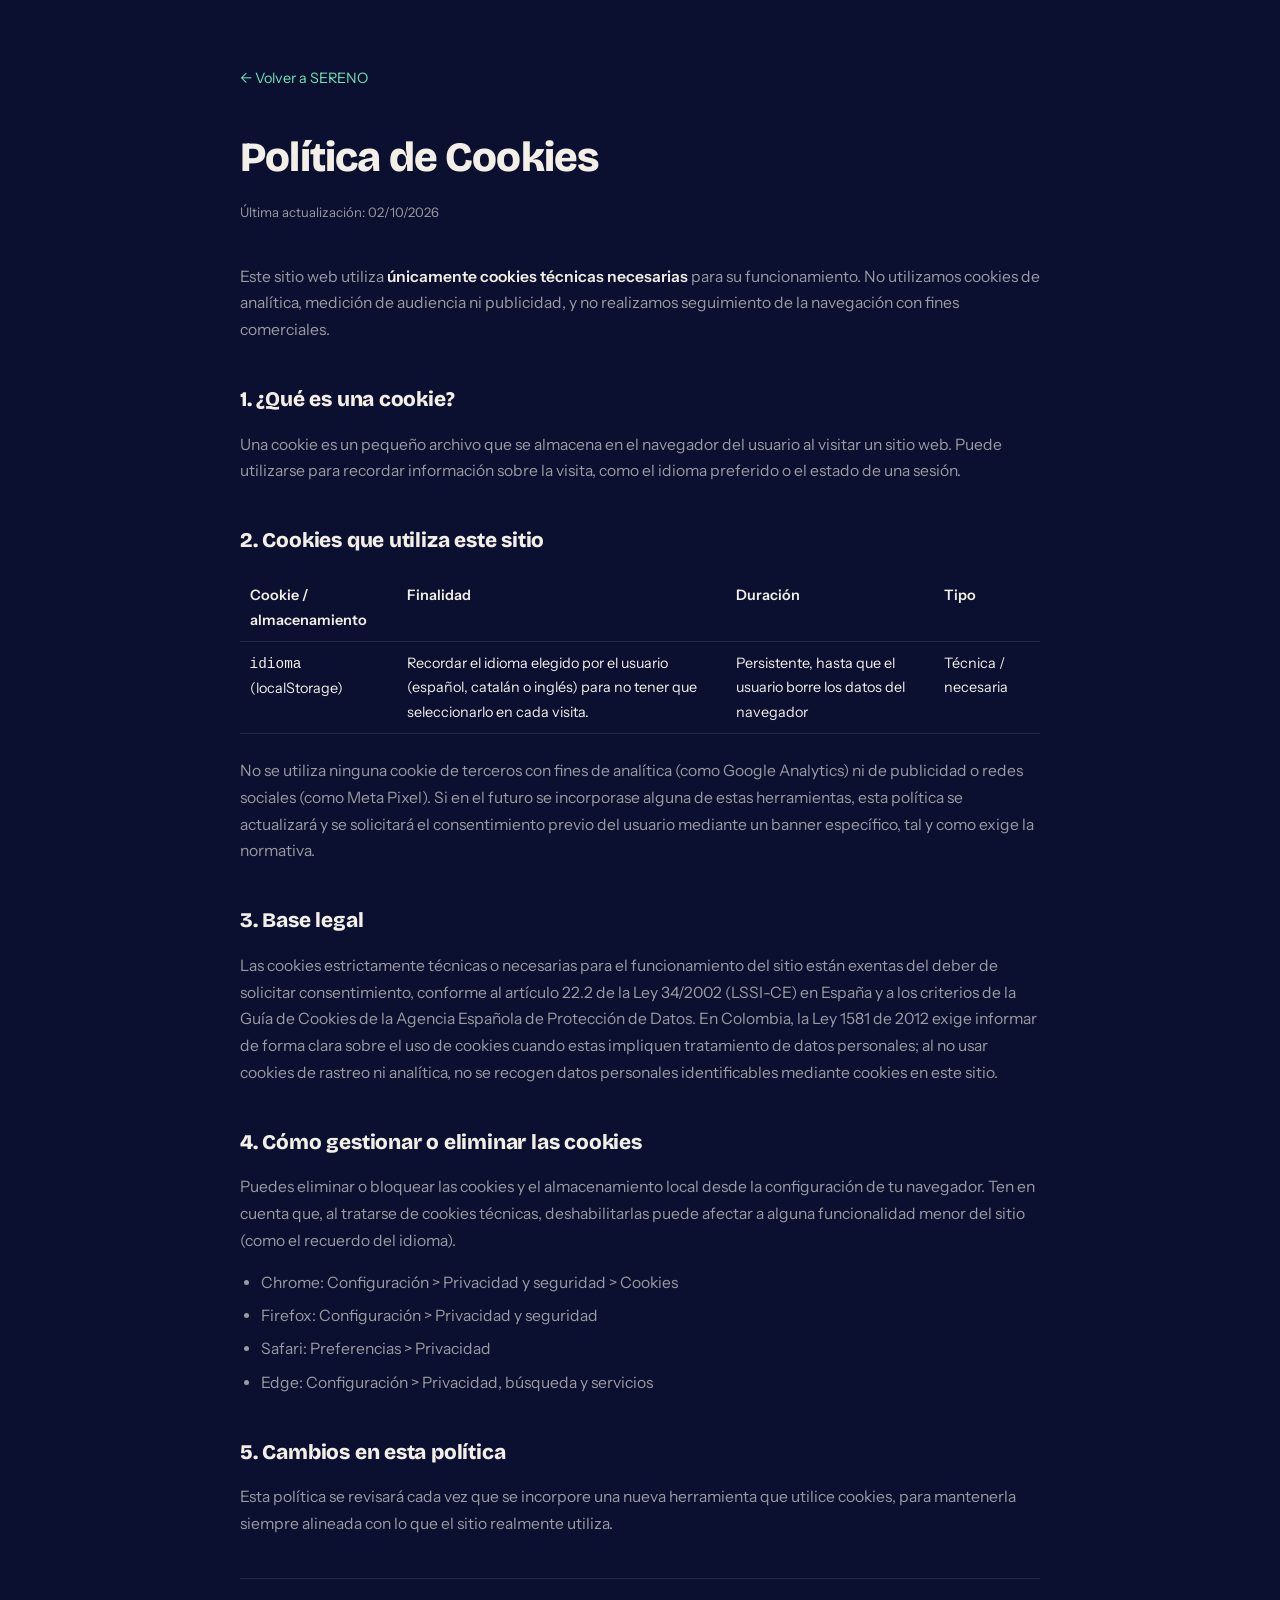
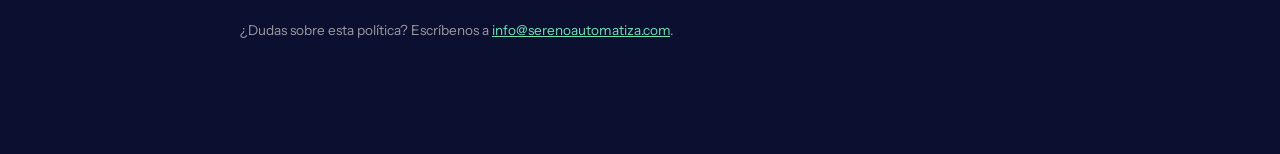
<file: cookies.html>
<!DOCTYPE html>
<html lang="es">
<head>
<meta charset="UTF-8">
<meta name="viewport" content="width=device-width, initial-scale=1.0">
<title>Política de Cookies — SERENO</title>
<meta name="description" content="Política de cookies de SERENO: solo utilizamos cookies técnicas necesarias.">

<link rel="preconnect" href="https://fonts.googleapis.com">
<link rel="preconnect" href="https://fonts.gstatic.com" crossorigin>
<link href="https://fonts.googleapis.com/css2?family=Bricolage+Grotesque:opsz,wght@12..96,400;12..96,600;12..96,800&family=Instrument+Sans:wght@400;500;600&display=swap" rel="stylesheet">

<style>
:root{
  --nit: #0B1030; --crema: #F2EFE6; --crema-suau: rgba(242,239,230,.62);
  --menta: #6FE3B4; --ambre: #F5B63C;
  --display: 'Bricolage Grotesque', system-ui, sans-serif;
  --cos: 'Instrument Sans', system-ui, sans-serif;
  --max: 800px;
}
*{box-sizing:border-box;margin:0;padding:0}
body{font-family:var(--cos);background:var(--nit);color:var(--crema);line-height:1.7;padding:0 1.25rem}
.env{max-width:var(--max);margin:0 auto;padding:4rem 0 6rem}
a{color:var(--menta)}
h1{font-family:var(--display);font-weight:800;font-size:clamp(1.9rem,5vw,2.6rem);letter-spacing:-.02em;margin-bottom:.5rem}
h2{font-family:var(--display);font-weight:800;font-size:1.3rem;margin:2.4rem 0 .9rem;letter-spacing:-.01em}
p,li{font-size:.98rem;color:var(--crema-suau)}
p{margin-bottom:1rem}
ul{margin:0 0 1rem 1.3rem}
li{margin-bottom:.4rem}
strong{color:var(--crema);font-weight:600}
.fecha{font-size:.82rem;color:var(--crema-suau);margin-bottom:2.5rem}
.pendiente{background:rgba(245,182,60,.12);border:1px solid rgba(245,182,60,.4);color:var(--ambre);
  padding:.1rem .4rem;border-radius:4px;font-size:.9em;font-weight:600}
.volver{display:inline-block;margin-bottom:2rem;font-size:.9rem;text-decoration:none}
hr{border:0;border-top:1px solid rgba(255,255,255,.1);margin:2.5rem 0}
table{width:100%;border-collapse:collapse;margin:1rem 0 1.5rem;font-size:.9rem}
th,td{text-align:left;padding:.55rem .6rem;border-bottom:1px solid rgba(255,255,255,.1);vertical-align:top}
th{color:var(--crema);font-weight:600}
</style>
</head>
<body>
<div class="env">
  <a class="volver" href="/">&larr; Volver a SERENO</a>
  <h1>Política de Cookies</h1>
  <p class="fecha">Última actualización: 02/10/2026</p>

  <p>Este sitio web utiliza <strong>únicamente cookies técnicas necesarias</strong> para su funcionamiento. No utilizamos cookies de analítica, medición de audiencia ni publicidad, y no realizamos seguimiento de la navegación con fines comerciales.</p>

  <h2>1. ¿Qué es una cookie?</h2>
  <p>Una cookie es un pequeño archivo que se almacena en el navegador del usuario al visitar un sitio web. Puede utilizarse para recordar información sobre la visita, como el idioma preferido o el estado de una sesión.</p>

  <h2>2. Cookies que utiliza este sitio</h2>
  <table>
    <tr><th>Cookie / almacenamiento</th><th>Finalidad</th><th>Duración</th><th>Tipo</th></tr>
    <tr>
      <td><code>idioma</code> (localStorage)</td>
      <td>Recordar el idioma elegido por el usuario (español, catalán o inglés) para no tener que seleccionarlo en cada visita.</td>
      <td>Persistente, hasta que el usuario borre los datos del navegador</td>
      <td>Técnica / necesaria</td>
    </tr>
  </table>
  <p>No se utiliza ninguna cookie de terceros con fines de analítica (como Google Analytics) ni de publicidad o redes sociales (como Meta Pixel). Si en el futuro se incorporase alguna de estas herramientas, esta política se actualizará y se solicitará el consentimiento previo del usuario mediante un banner específico, tal y como exige la normativa.</p>

  <h2>3. Base legal</h2>
  <p>Las cookies estrictamente técnicas o necesarias para el funcionamiento del sitio están exentas del deber de solicitar consentimiento, conforme al artículo 22.2 de la Ley 34/2002 (LSSI-CE) en España y a los criterios de la Guía de Cookies de la Agencia Española de Protección de Datos. En Colombia, la Ley 1581 de 2012 exige informar de forma clara sobre el uso de cookies cuando estas impliquen tratamiento de datos personales; al no usar cookies de rastreo ni analítica, no se recogen datos personales identificables mediante cookies en este sitio.</p>

  <h2>4. Cómo gestionar o eliminar las cookies</h2>
  <p>Puedes eliminar o bloquear las cookies y el almacenamiento local desde la configuración de tu navegador. Ten en cuenta que, al tratarse de cookies técnicas, deshabilitarlas puede afectar a alguna funcionalidad menor del sitio (como el recuerdo del idioma).</p>
  <ul>
    <li>Chrome: Configuración &gt; Privacidad y seguridad &gt; Cookies</li>
    <li>Firefox: Configuración &gt; Privacidad y seguridad</li>
    <li>Safari: Preferencias &gt; Privacidad</li>
    <li>Edge: Configuración &gt; Privacidad, búsqueda y servicios</li>
  </ul>

  <h2>5. Cambios en esta política</h2>
  <p>Esta política se revisará cada vez que se incorpore una nueva herramienta que utilice cookies, para mantenerla siempre alineada con lo que el sitio realmente utiliza.</p>

  <hr>
  <p style="font-size:.85rem">¿Dudas sobre esta política? Escríbenos a <a href="mailto:info@serenoautomatiza.com">info@serenoautomatiza.com</a>.</p>
</div>
</body>
</html>
</file>
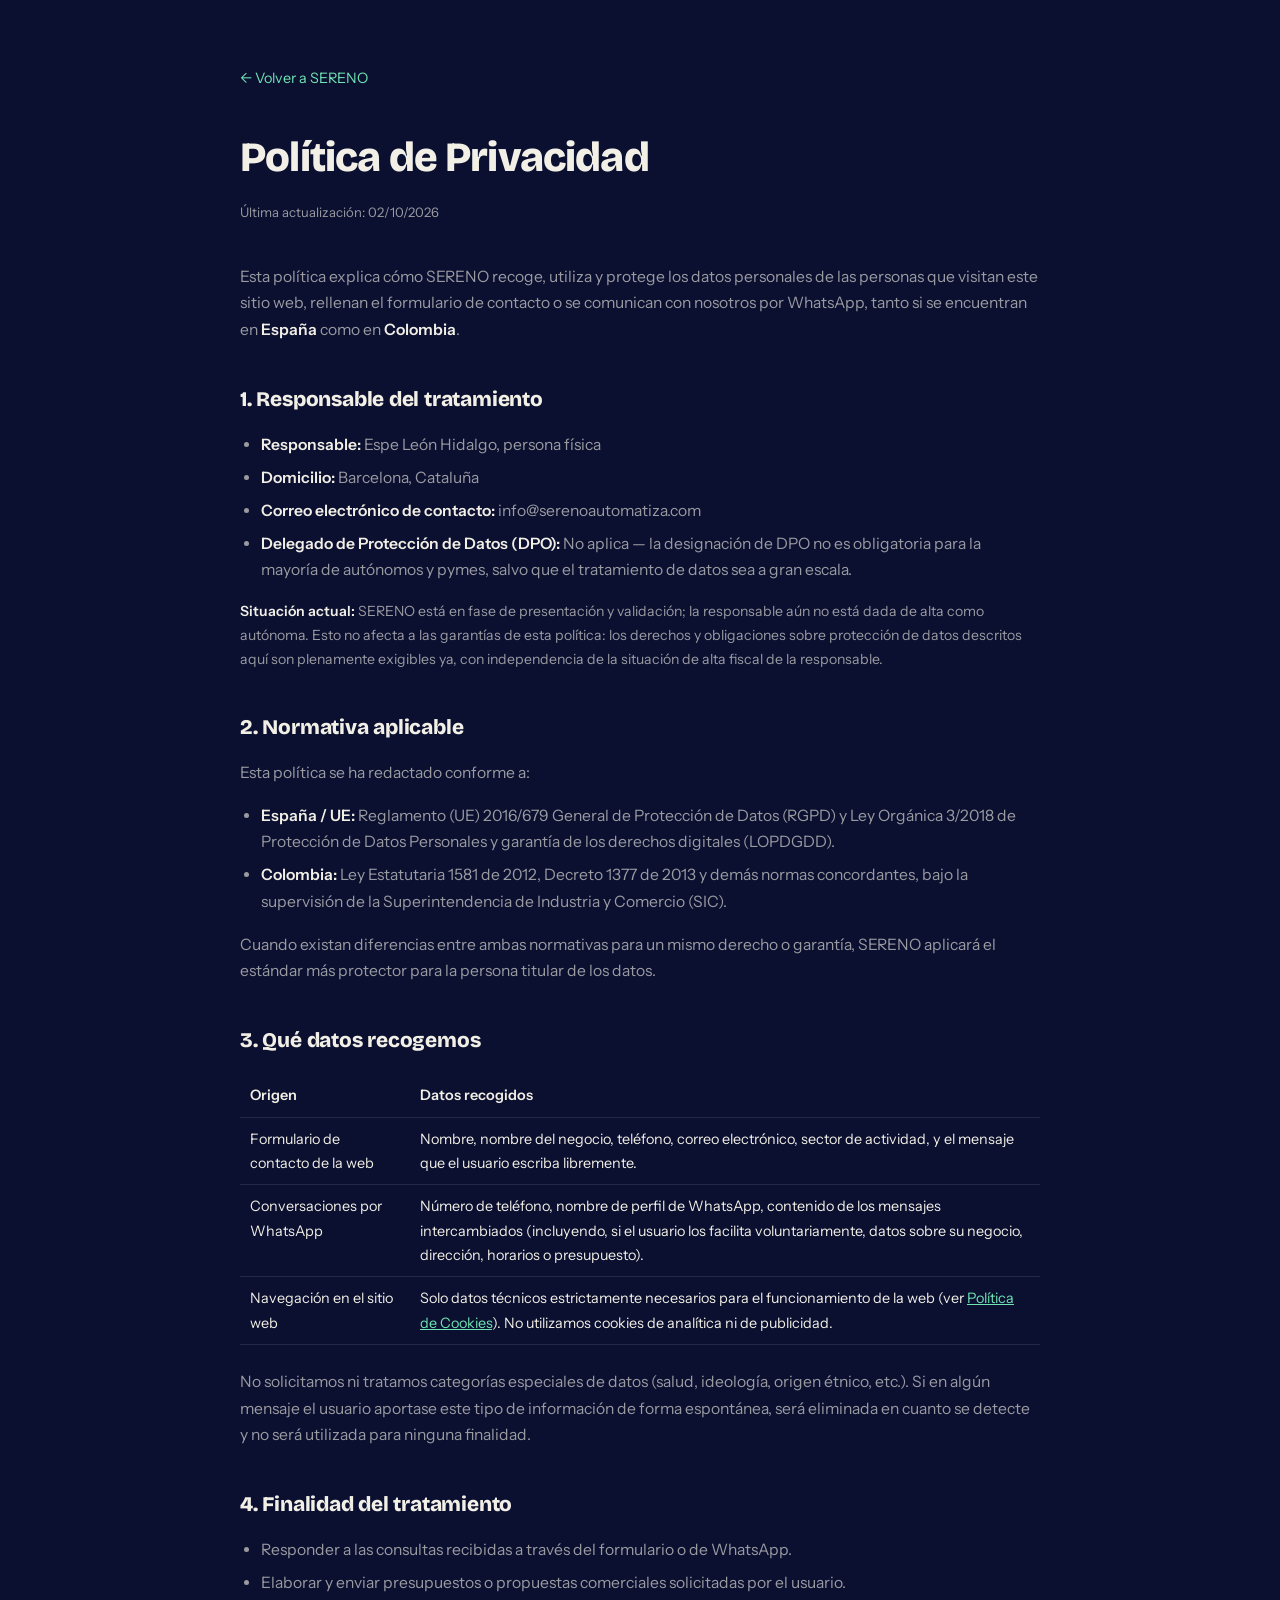
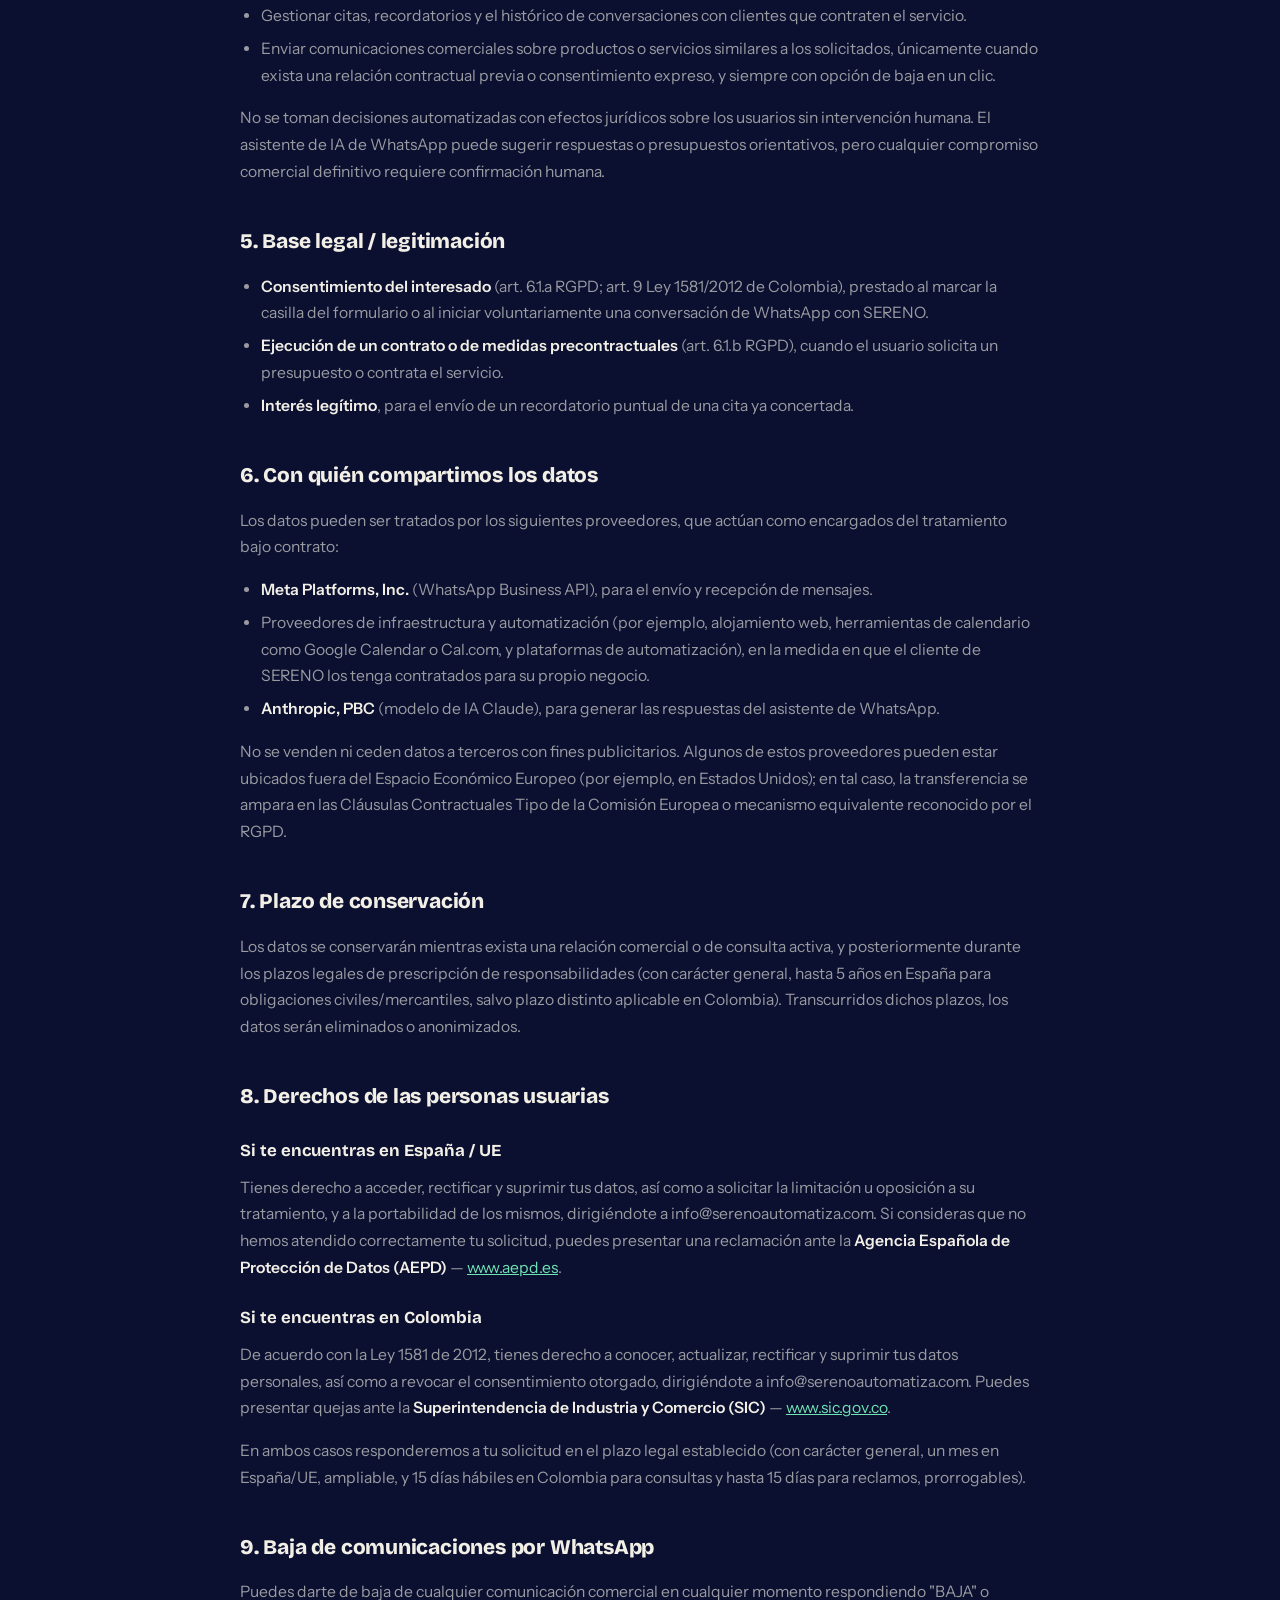
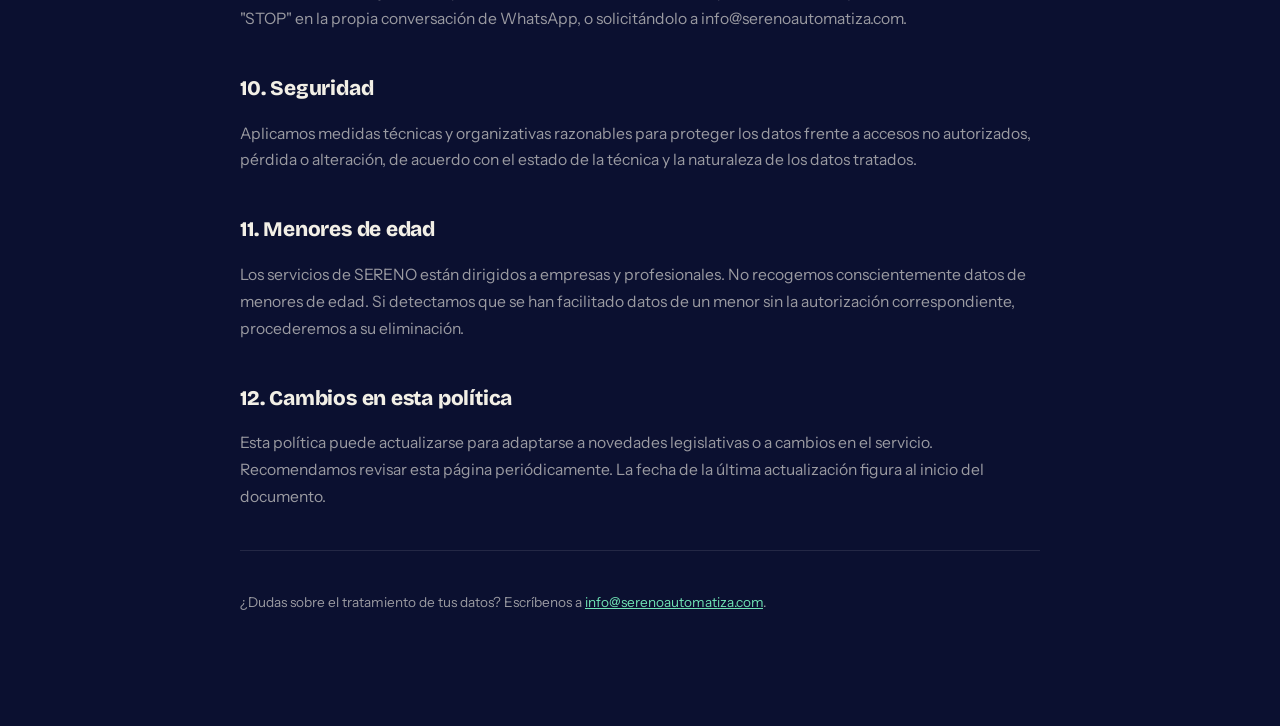
<file: privacidad.html>
<!DOCTYPE html>
<html lang="es">
<head>
<meta charset="UTF-8">
<meta name="viewport" content="width=device-width, initial-scale=1.0">
<title>Política de Privacidad — SERENO</title>
<meta name="description" content="Política de privacidad de SERENO, conforme al RGPD/LOPDGDD (España) y a la Ley 1581 de 2012 (Colombia).">

<link rel="preconnect" href="https://fonts.googleapis.com">
<link rel="preconnect" href="https://fonts.gstatic.com" crossorigin>
<link href="https://fonts.googleapis.com/css2?family=Bricolage+Grotesque:opsz,wght@12..96,400;12..96,600;12..96,800&family=Instrument+Sans:wght@400;500;600&display=swap" rel="stylesheet">

<style>
:root{
  --nit: #0B1030; --crema: #F2EFE6; --crema-suau: rgba(242,239,230,.62);
  --menta: #6FE3B4; --ambre: #F5B63C;
  --display: 'Bricolage Grotesque', system-ui, sans-serif;
  --cos: 'Instrument Sans', system-ui, sans-serif;
  --max: 800px;
}
*{box-sizing:border-box;margin:0;padding:0}
body{font-family:var(--cos);background:var(--nit);color:var(--crema);line-height:1.7;padding:0 1.25rem}
.env{max-width:var(--max);margin:0 auto;padding:4rem 0 6rem}
a{color:var(--menta)}
h1{font-family:var(--display);font-weight:800;font-size:clamp(1.9rem,5vw,2.6rem);letter-spacing:-.02em;margin-bottom:.5rem}
h2{font-family:var(--display);font-weight:800;font-size:1.3rem;margin:2.4rem 0 .9rem;letter-spacing:-.01em}
h3{font-family:var(--display);font-weight:700;font-size:1.05rem;margin:1.4rem 0 .6rem}
p,li{font-size:.98rem;color:var(--crema-suau)}
p{margin-bottom:1rem}
ul,ol{margin:0 0 1rem 1.3rem}
li{margin-bottom:.4rem}
strong{color:var(--crema);font-weight:600}
.fecha{font-size:.82rem;color:var(--crema-suau);margin-bottom:2.5rem}
.pendiente{background:rgba(245,182,60,.12);border:1px solid rgba(245,182,60,.4);color:var(--ambre);
  padding:.1rem .4rem;border-radius:4px;font-size:.9em;font-weight:600}
.volver{display:inline-block;margin-bottom:2rem;font-size:.9rem;text-decoration:none}
hr{border:0;border-top:1px solid rgba(255,255,255,.1);margin:2.5rem 0}
table{width:100%;border-collapse:collapse;margin:1rem 0 1.5rem;font-size:.9rem}
th,td{text-align:left;padding:.55rem .6rem;border-bottom:1px solid rgba(255,255,255,.1);vertical-align:top}
th{color:var(--crema);font-weight:600}
</style>
</head>
<body>
<div class="env">
  <a class="volver" href="/">&larr; Volver a SERENO</a>
  <h1>Política de Privacidad</h1>
  <p class="fecha">Última actualización: 02/10/2026</p>

  <p>Esta política explica cómo SERENO recoge, utiliza y protege los datos personales de las personas que visitan este sitio web, rellenan el formulario de contacto o se comunican con nosotros por WhatsApp, tanto si se encuentran en <strong>España</strong> como en <strong>Colombia</strong>.</p>

  <h2>1. Responsable del tratamiento</h2>
  <ul>
    <li><strong>Responsable:</strong> Espe León Hidalgo, persona física</li>
    <li><strong>Domicilio:</strong> Barcelona, Cataluña</li>
    <li><strong>Correo electrónico de contacto:</strong> info@serenoautomatiza.com</li>
    <li><strong>Delegado de Protección de Datos (DPO):</strong> No aplica — la designación de DPO no es obligatoria para la mayoría de autónomos y pymes, salvo que el tratamiento de datos sea a gran escala.</li>
  </ul>
  <p style="font-size:.88rem"><strong>Situación actual:</strong> SERENO está en fase de presentación y validación; la responsable aún no está dada de alta como autónoma. Esto no afecta a las garantías de esta política: los derechos y obligaciones sobre protección de datos descritos aquí son plenamente exigibles ya, con independencia de la situación de alta fiscal de la responsable.</p>

  <h2>2. Normativa aplicable</h2>
  <p>Esta política se ha redactado conforme a:</p>
  <ul>
    <li><strong>España / UE:</strong> Reglamento (UE) 2016/679 General de Protección de Datos (RGPD) y Ley Orgánica 3/2018 de Protección de Datos Personales y garantía de los derechos digitales (LOPDGDD).</li>
    <li><strong>Colombia:</strong> Ley Estatutaria 1581 de 2012, Decreto 1377 de 2013 y demás normas concordantes, bajo la supervisión de la Superintendencia de Industria y Comercio (SIC).</li>
  </ul>
  <p>Cuando existan diferencias entre ambas normativas para un mismo derecho o garantía, SERENO aplicará el estándar más protector para la persona titular de los datos.</p>

  <h2>3. Qué datos recogemos</h2>
  <table>
    <tr><th>Origen</th><th>Datos recogidos</th></tr>
    <tr><td>Formulario de contacto de la web</td><td>Nombre, nombre del negocio, teléfono, correo electrónico, sector de actividad, y el mensaje que el usuario escriba libremente.</td></tr>
    <tr><td>Conversaciones por WhatsApp</td><td>Número de teléfono, nombre de perfil de WhatsApp, contenido de los mensajes intercambiados (incluyendo, si el usuario los facilita voluntariamente, datos sobre su negocio, dirección, horarios o presupuesto).</td></tr>
    <tr><td>Navegación en el sitio web</td><td>Solo datos técnicos estrictamente necesarios para el funcionamiento de la web (ver <a href="/cookies">Política de Cookies</a>). No utilizamos cookies de analítica ni de publicidad.</td></tr>
  </table>
  <p>No solicitamos ni tratamos categorías especiales de datos (salud, ideología, origen étnico, etc.). Si en algún mensaje el usuario aportase este tipo de información de forma espontánea, será eliminada en cuanto se detecte y no será utilizada para ninguna finalidad.</p>

  <h2>4. Finalidad del tratamiento</h2>
  <ul>
    <li>Responder a las consultas recibidas a través del formulario o de WhatsApp.</li>
    <li>Elaborar y enviar presupuestos o propuestas comerciales solicitadas por el usuario.</li>
    <li>Gestionar citas, recordatorios y el histórico de conversaciones con clientes que contraten el servicio.</li>
    <li>Enviar comunicaciones comerciales sobre productos o servicios similares a los solicitados, únicamente cuando exista una relación contractual previa o consentimiento expreso, y siempre con opción de baja en un clic.</li>
  </ul>
  <p>No se toman decisiones automatizadas con efectos jurídicos sobre los usuarios sin intervención humana. El asistente de IA de WhatsApp puede sugerir respuestas o presupuestos orientativos, pero cualquier compromiso comercial definitivo requiere confirmación humana.</p>

  <h2>5. Base legal / legitimación</h2>
  <ul>
    <li><strong>Consentimiento del interesado</strong> (art. 6.1.a RGPD; art. 9 Ley 1581/2012 de Colombia), prestado al marcar la casilla del formulario o al iniciar voluntariamente una conversación de WhatsApp con SERENO.</li>
    <li><strong>Ejecución de un contrato o de medidas precontractuales</strong> (art. 6.1.b RGPD), cuando el usuario solicita un presupuesto o contrata el servicio.</li>
    <li><strong>Interés legítimo</strong>, para el envío de un recordatorio puntual de una cita ya concertada.</li>
  </ul>

  <h2>6. Con quién compartimos los datos</h2>
  <p>Los datos pueden ser tratados por los siguientes proveedores, que actúan como encargados del tratamiento bajo contrato:</p>
  <ul>
    <li><strong>Meta Platforms, Inc.</strong> (WhatsApp Business API), para el envío y recepción de mensajes.</li>
    <li>Proveedores de infraestructura y automatización (por ejemplo, alojamiento web, herramientas de calendario como Google Calendar o Cal.com, y plataformas de automatización), en la medida en que el cliente de SERENO los tenga contratados para su propio negocio.</li>
    <li><strong>Anthropic, PBC</strong> (modelo de IA Claude), para generar las respuestas del asistente de WhatsApp.</li>
  </ul>
  <p>No se venden ni ceden datos a terceros con fines publicitarios. Algunos de estos proveedores pueden estar ubicados fuera del Espacio Económico Europeo (por ejemplo, en Estados Unidos); en tal caso, la transferencia se ampara en las Cláusulas Contractuales Tipo de la Comisión Europea o mecanismo equivalente reconocido por el RGPD.</p>

  <h2>7. Plazo de conservación</h2>
  <p>Los datos se conservarán mientras exista una relación comercial o de consulta activa, y posteriormente durante los plazos legales de prescripción de responsabilidades (con carácter general, hasta 5 años en España para obligaciones civiles/mercantiles, salvo plazo distinto aplicable en Colombia). Transcurridos dichos plazos, los datos serán eliminados o anonimizados.</p>

  <h2>8. Derechos de las personas usuarias</h2>
  <h3>Si te encuentras en España / UE</h3>
  <p>Tienes derecho a acceder, rectificar y suprimir tus datos, así como a solicitar la limitación u oposición a su tratamiento, y a la portabilidad de los mismos, dirigiéndote a info@serenoautomatiza.com. Si consideras que no hemos atendido correctamente tu solicitud, puedes presentar una reclamación ante la <strong>Agencia Española de Protección de Datos (AEPD)</strong> — <a href="https://www.aepd.es" target="_blank" rel="noopener">www.aepd.es</a>.</p>
  <h3>Si te encuentras en Colombia</h3>
  <p>De acuerdo con la Ley 1581 de 2012, tienes derecho a conocer, actualizar, rectificar y suprimir tus datos personales, así como a revocar el consentimiento otorgado, dirigiéndote a info@serenoautomatiza.com. Puedes presentar quejas ante la <strong>Superintendencia de Industria y Comercio (SIC)</strong> — <a href="https://www.sic.gov.co" target="_blank" rel="noopener">www.sic.gov.co</a>.</p>
  <p>En ambos casos responderemos a tu solicitud en el plazo legal establecido (con carácter general, un mes en España/UE, ampliable, y 15 días hábiles en Colombia para consultas y hasta 15 días para reclamos, prorrogables).</p>

  <h2>9. Baja de comunicaciones por WhatsApp</h2>
  <p>Puedes darte de baja de cualquier comunicación comercial en cualquier momento respondiendo "BAJA" o "STOP" en la propia conversación de WhatsApp, o solicitándolo a info@serenoautomatiza.com.</p>

  <h2>10. Seguridad</h2>
  <p>Aplicamos medidas técnicas y organizativas razonables para proteger los datos frente a accesos no autorizados, pérdida o alteración, de acuerdo con el estado de la técnica y la naturaleza de los datos tratados.</p>

  <h2>11. Menores de edad</h2>
  <p>Los servicios de SERENO están dirigidos a empresas y profesionales. No recogemos conscientemente datos de menores de edad. Si detectamos que se han facilitado datos de un menor sin la autorización correspondiente, procederemos a su eliminación.</p>

  <h2>12. Cambios en esta política</h2>
  <p>Esta política puede actualizarse para adaptarse a novedades legislativas o a cambios en el servicio. Recomendamos revisar esta página periódicamente. La fecha de la última actualización figura al inicio del documento.</p>

  <hr>
  <p style="font-size:.85rem">¿Dudas sobre el tratamiento de tus datos? Escríbenos a <a href="mailto:info@serenoautomatiza.com">info@serenoautomatiza.com</a>.</p>
</div>
</body>
</html>
</file>
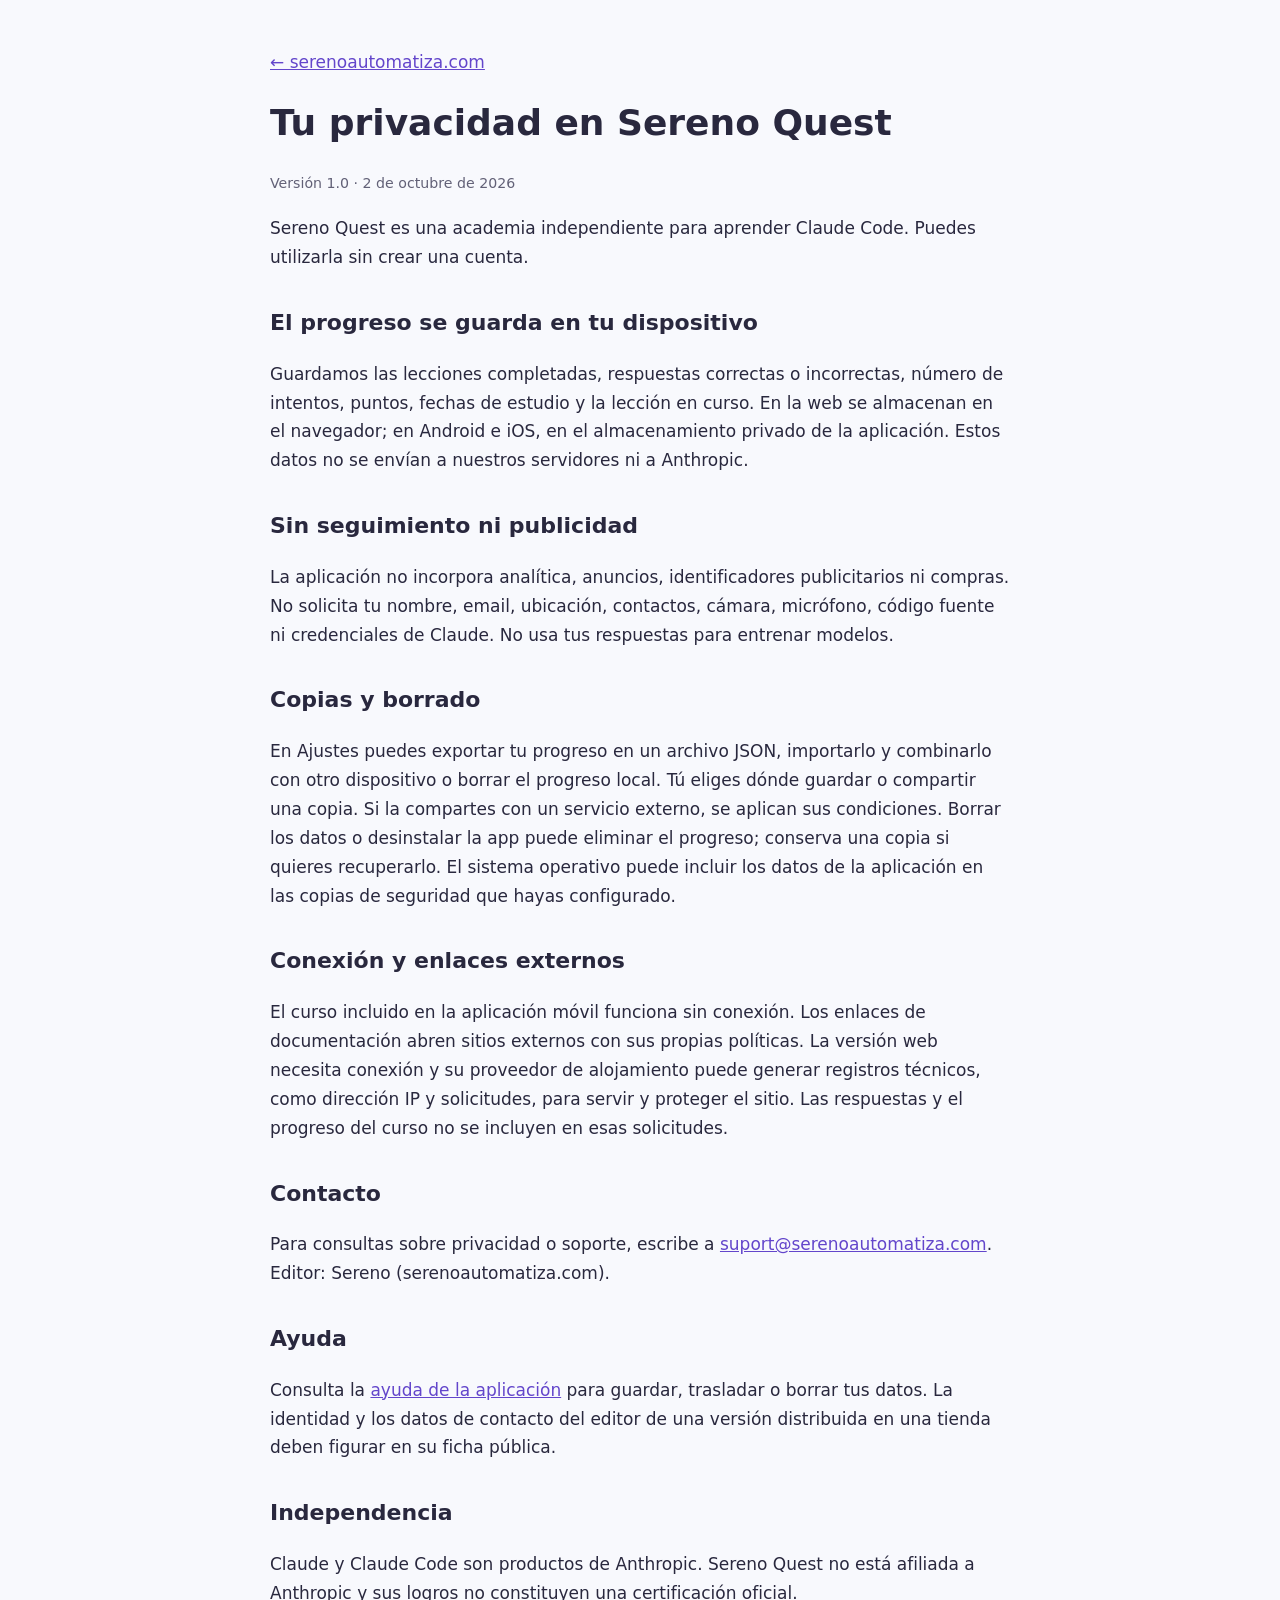
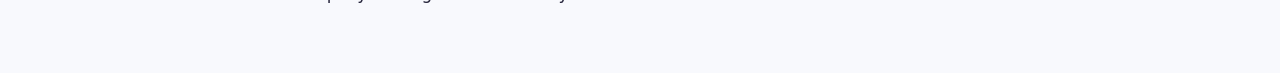
<file: sereno-quest/privacy.html>
<!doctype html><html lang="es"><head><meta charset="utf-8"><meta name="viewport" content="width=device-width,initial-scale=1"><title>Privacidad · Sereno Quest</title><link rel="icon" href="./favicon.svg"><style>body{font:17px/1.7 system-ui;color:#29283e;background:#f8f9fd;margin:0}main{max-width:740px;margin:auto;padding:48px 24px}a{color:#6346cb}h1{font-size:36px;line-height:1.2}h2{font-size:22px;margin-top:32px}small{color:#626177}</style></head><body><main><a href="/">← serenoautomatiza.com</a><h1>Tu privacidad en Sereno Quest</h1><small>Versión 1.0 · 2 de octubre de 2026</small><p>Sereno Quest es una academia independiente para aprender Claude Code. Puedes utilizarla sin crear una cuenta.</p><h2>El progreso se guarda en tu dispositivo</h2><p>Guardamos las lecciones completadas, respuestas correctas o incorrectas, número de intentos, puntos, fechas de estudio y la lección en curso. En la web se almacenan en el navegador; en Android e iOS, en el almacenamiento privado de la aplicación. Estos datos no se envían a nuestros servidores ni a Anthropic.</p><h2>Sin seguimiento ni publicidad</h2><p>La aplicación no incorpora analítica, anuncios, identificadores publicitarios ni compras. No solicita tu nombre, email, ubicación, contactos, cámara, micrófono, código fuente ni credenciales de Claude. No usa tus respuestas para entrenar modelos.</p><h2>Copias y borrado</h2><p>En Ajustes puedes exportar tu progreso en un archivo JSON, importarlo y combinarlo con otro dispositivo o borrar el progreso local. Tú eliges dónde guardar o compartir una copia. Si la compartes con un servicio externo, se aplican sus condiciones. Borrar los datos o desinstalar la app puede eliminar el progreso; conserva una copia si quieres recuperarlo. El sistema operativo puede incluir los datos de la aplicación en las copias de seguridad que hayas configurado.</p><h2>Conexión y enlaces externos</h2><p>El curso incluido en la aplicación móvil funciona sin conexión. Los enlaces de documentación abren sitios externos con sus propias políticas. La versión web necesita conexión y su proveedor de alojamiento puede generar registros técnicos, como dirección IP y solicitudes, para servir y proteger el sitio. Las respuestas y el progreso del curso no se incluyen en esas solicitudes.</p><h2>Contacto</h2><p>Para consultas sobre privacidad o soporte, escribe a <a href="mailto:suport@serenoautomatiza.com">suport@serenoautomatiza.com</a>. Editor: Sereno (serenoautomatiza.com).</p><h2>Ayuda</h2><p>Consulta la <a href="./support.html">ayuda de la aplicación</a> para guardar, trasladar o borrar tus datos. La identidad y los datos de contacto del editor de una versión distribuida en una tienda deben figurar en su ficha pública.</p><h2>Independencia</h2><p>Claude y Claude Code son productos de Anthropic. Sereno Quest no está afiliada a Anthropic y sus logros no constituyen una certificación oficial.</p></main></body></html>
</file>
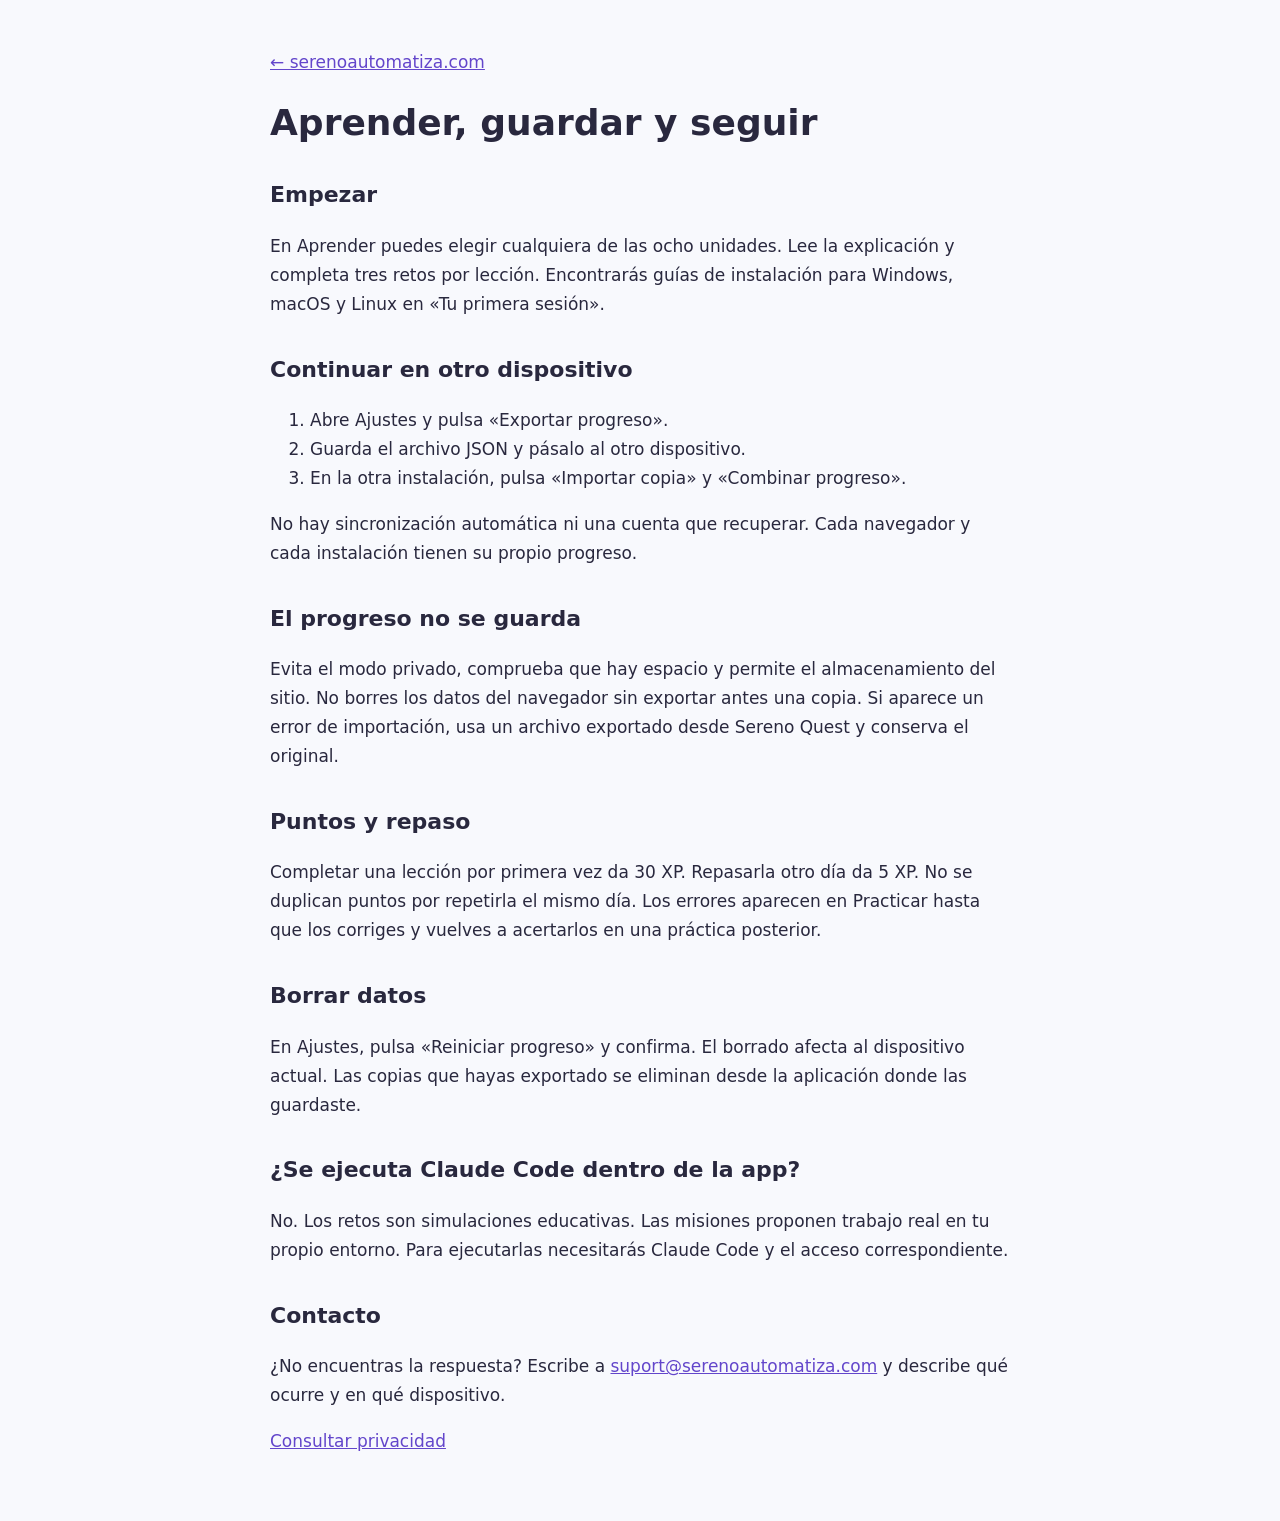
<file: sereno-quest/support.html>
<!doctype html><html lang="es"><head><meta charset="utf-8"><meta name="viewport" content="width=device-width,initial-scale=1"><title>Ayuda · Sereno Quest</title><link rel="icon" href="./favicon.svg"><style>body{font:17px/1.7 system-ui;color:#29283e;background:#f8f9fd;margin:0}main{max-width:740px;margin:auto;padding:48px 24px}a{color:#6346cb}h1{font-size:36px;line-height:1.2}h2{font-size:22px;margin-top:32px}</style></head><body><main><a href="/">← serenoautomatiza.com</a><h1>Aprender, guardar y seguir</h1><h2>Empezar</h2><p>En Aprender puedes elegir cualquiera de las ocho unidades. Lee la explicación y completa tres retos por lección. Encontrarás guías de instalación para Windows, macOS y Linux en «Tu primera sesión».</p><h2>Continuar en otro dispositivo</h2><ol><li>Abre Ajustes y pulsa «Exportar progreso».</li><li>Guarda el archivo JSON y pásalo al otro dispositivo.</li><li>En la otra instalación, pulsa «Importar copia» y «Combinar progreso».</li></ol><p>No hay sincronización automática ni una cuenta que recuperar. Cada navegador y cada instalación tienen su propio progreso.</p><h2>El progreso no se guarda</h2><p>Evita el modo privado, comprueba que hay espacio y permite el almacenamiento del sitio. No borres los datos del navegador sin exportar antes una copia. Si aparece un error de importación, usa un archivo exportado desde Sereno Quest y conserva el original.</p><h2>Puntos y repaso</h2><p>Completar una lección por primera vez da 30 XP. Repasarla otro día da 5 XP. No se duplican puntos por repetirla el mismo día. Los errores aparecen en Practicar hasta que los corriges y vuelves a acertarlos en una práctica posterior.</p><h2>Borrar datos</h2><p>En Ajustes, pulsa «Reiniciar progreso» y confirma. El borrado afecta al dispositivo actual. Las copias que hayas exportado se eliminan desde la aplicación donde las guardaste.</p><h2>¿Se ejecuta Claude Code dentro de la app?</h2><p>No. Los retos son simulaciones educativas. Las misiones proponen trabajo real en tu propio entorno. Para ejecutarlas necesitarás Claude Code y el acceso correspondiente.</p><h2>Contacto</h2><p>¿No encuentras la respuesta? Escribe a <a href="mailto:suport@serenoautomatiza.com">suport@serenoautomatiza.com</a> y describe qué ocurre y en qué dispositivo.</p><p><a href="./privacy.html">Consultar privacidad</a></p></main></body></html>
</file>
<file: tareas.css>
/* SERENO — hoja compartida para páginas de tarea (SEO por intención de búsqueda) */
:root{
  --tinta:#12142B; --tinta-suau: rgba(18,20,43,.66);
  --crema:#FDF6E7; --vora: rgba(18,20,43,.13);
  --menta:#0F7F55; --menta-viu:#6FE3B4;
  --ambre:#B9790A;
  --nit:#0B1030; --nit-2:#151A44;
  --display:'Bricolage Grotesque',system-ui,sans-serif;
  --cos:'Instrument Sans',system-ui,sans-serif;
  --mono:'Space Mono',ui-monospace,monospace;
  --max:1180px;
}
*{box-sizing:border-box;margin:0;padding:0}
html{scroll-behavior:smooth}
body{font-family:var(--cos);background:var(--crema);color:var(--tinta);line-height:1.6;-webkit-font-smoothing:antialiased;overflow-x:hidden}
h1,h2,h3{font-family:var(--display);font-weight:800;letter-spacing:-.028em;line-height:1.04;color:var(--tinta)}
h1{font-size:clamp(2.3rem,5.6vw,3.9rem)}
h2{font-size:clamp(1.8rem,3.6vw,2.6rem)}
h3{font-size:1.1rem;font-weight:600;letter-spacing:-.012em;line-height:1.3}
p{font-size:1.02rem}
em{font-style:normal;color:var(--menta)}
.apagat{color:var(--tinta-suau)}

.hora{font-family:var(--mono);font-size:.76rem;font-weight:700;letter-spacing:.14em;text-transform:uppercase;color:var(--ambre);display:flex;align-items:center;gap:.7rem;margin-bottom:1.15rem}
.hora::after{content:'';height:1px;flex:1;max-width:110px;background:currentColor;opacity:.35}

.env{max-width:var(--max);margin:0 auto;padding:0 clamp(1.15rem,4vw,2rem)}
section{padding:clamp(3.5rem,8vw,6rem) 0;position:relative}
.intro{max-width:660px;margin-bottom:2.5rem}
.intro p{margin-top:1rem;font-size:1.08rem}

header{position:sticky;top:0;z-index:50;backdrop-filter:blur(14px);background:rgba(253,246,231,.86);border-bottom:1px solid var(--vora)}
.barra{display:flex;align-items:center;justify-content:space-between;gap:1rem;padding:.85rem 0}
.marca{font-family:var(--display);font-weight:800;font-size:1.2rem;letter-spacing:-.03em;color:var(--tinta);text-decoration:none;display:flex;align-items:center;gap:.55rem}
.logo{height:30px;width:auto;display:block}
nav{display:flex;align-items:center;gap:1.4rem}
nav a{color:var(--tinta-suau);text-decoration:none;font-size:.92rem;font-weight:500;transition:color .2s}
nav a:hover{color:var(--menta)}
.nav-links{display:flex;gap:1.4rem}

.btn{display:inline-flex;align-items:center;gap:.55rem;padding:.85rem 1.4rem;border-radius:99px;font-family:var(--cos);font-weight:600;font-size:.95rem;text-decoration:none;border:1px solid transparent;cursor:pointer;transition:transform .18s,background .2s,border-color .2s}
.btn:hover{transform:translateY(-2px)}
.btn-1{background:var(--menta);color:#fff}
.btn-1:hover{background:#0c6944}
.btn-2{border-color:var(--vora);color:var(--tinta);background:rgba(18,20,43,.03)}
.btn-2:hover{border-color:var(--menta);color:var(--menta)}

.hero{background:linear-gradient(165deg,var(--nit) 0%,var(--nit-2) 100%);color:var(--crema)}
.hero h1{color:var(--crema)}
.hero .apagat{color:rgba(242,239,230,.66)}
.hero-botones{display:flex;flex-wrap:wrap;gap:.8rem;margin-top:1.6rem}
.nota{margin-top:1.5rem;font-family:var(--mono);font-size:.76rem;letter-spacing:.05em;color:rgba(242,239,230,.55)}

.graella{display:grid;gap:1rem}
.g2{grid-template-columns:repeat(2,1fr)}
.g3{grid-template-columns:repeat(3,1fr)}
.targeta{background:#fff;border:1px solid var(--vora);border-radius:16px;padding:1.5rem;transition:border-color .25s,transform .25s}
.targeta:hover{border-color:#0F7F55;transform:translateY(-3px)}
.targeta h3{margin-bottom:.5rem}
.targeta p{font-size:.94rem;color:var(--tinta-suau)}
.marca-hora{font-family:var(--mono);font-size:.72rem;font-weight:700;color:var(--ambre);letter-spacing:.1em;display:block;margin-bottom:.7rem}
.icona-servei{width:44px;height:44px;border-radius:12px;display:flex;align-items:center;justify-content:center;margin-bottom:1rem;color:#fff}
.icona-servei svg{width:22px;height:22px}
.etiquetes{display:flex;flex-wrap:wrap;gap:.45rem;margin-top:1rem}
.etiqueta{font-family:var(--mono);font-size:.68rem;letter-spacing:.04em;padding:.28rem .6rem;border:1px solid var(--vora);border-radius:99px;color:var(--tinta-suau)}

.passos{display:grid;grid-template-columns:repeat(4,1fr);gap:1.2rem}
.pas{border-top:2px solid var(--vora);padding-top:1.1rem}
.pas .quan{font-family:var(--mono);font-size:.74rem;font-weight:700;color:var(--menta);letter-spacing:.1em;display:block;margin-bottom:.55rem}
.pas p{font-size:.92rem;color:var(--tinta-suau);margin-top:.4rem}

details{border-bottom:1px solid var(--vora);padding:1.1rem 0}
summary{font-family:var(--display);font-weight:600;font-size:1.03rem;cursor:pointer;list-style:none;display:flex;justify-content:space-between;gap:1.5rem;align-items:flex-start}
summary::-webkit-details-marker{display:none}
summary::after{content:'+';font-family:var(--mono);font-size:1.25rem;line-height:1;color:var(--menta);transition:transform .25s;flex-shrink:0}
details[open] summary::after{transform:rotate(45deg)}
details p{margin-top:.7rem;color:var(--tinta-suau);font-size:.96rem;max-width:64ch}

.cta-final{background:var(--nit);color:var(--crema);border-radius:24px;padding:clamp(2.2rem,5vw,3.2rem);text-align:center}
.cta-final h2{color:var(--crema)}
.cta-final .apagat{color:rgba(242,239,230,.66)}
.cta-final .btn-1{background:var(--menta-viu);color:#062B1D}
.cta-final .btn-1:hover{background:#8BEDC4}
.cta-final .btn-2{border-color:rgba(255,255,255,.2);color:var(--crema);background:rgba(255,255,255,.06)}

.relacionadas{display:flex;flex-wrap:wrap;gap:.6rem;margin-top:1rem}
.relacionadas a{padding:.55rem 1rem;border:1px solid var(--vora);border-radius:99px;font-size:.88rem;text-decoration:none;color:var(--tinta);transition:.2s}
.relacionadas a:hover{border-color:var(--menta);color:var(--menta)}

footer{background:var(--nit);color:var(--crema);padding:3rem 0 2rem}
.peu-graella{display:grid;grid-template-columns:1.5fr 1fr 1fr 1fr;gap:2.5rem;margin-bottom:2.5rem}
.peu-lema{margin-top:.9rem;font-family:var(--mono);font-size:.72rem;letter-spacing:.06em;color:var(--menta-viu)}
.peu-contacte{margin-top:1.1rem}
footer h4{font-family:var(--mono);font-size:.7rem;letter-spacing:.12em;text-transform:uppercase;color:var(--menta-viu);margin-bottom:.85rem;font-weight:700}
footer ul{list-style:none;display:flex;flex-direction:column;gap:.5rem}
footer a{color:rgba(242,239,230,.78);text-decoration:none;font-size:.9rem}
footer a:hover{color:var(--menta-viu)}
.peu-final{border-top:1px solid rgba(255,255,255,.1);padding-top:1.4rem;display:flex;flex-wrap:wrap;gap:1rem;justify-content:space-between;font-size:.82rem;color:rgba(242,239,230,.6)}
.peu-final nav{gap:1.2rem}
footer .logo{height:34px}
footer .apagat{color:rgba(242,239,230,.66)}

.flotant{position:fixed;right:1.1rem;bottom:1.1rem;z-index:60;display:flex;align-items:center;gap:.6rem;background:var(--menta);color:#fff;padding:.8rem 1.2rem;border-radius:99px;text-decoration:none;font-weight:600;font-size:.92rem;box-shadow:0 14px 34px -10px rgba(0,0,0,.35);transition:transform .2s}
.flotant:hover{transform:scale(1.04)}

.apareix{opacity:0;transform:translateY(16px);transition:opacity .6s ease,transform .6s cubic-bezier(.2,.8,.3,1)}
.apareix.vist{opacity:1;transform:none}

@media(max-width:900px){
  .g3,.passos{grid-template-columns:repeat(2,1fr)}
  .peu-graella{grid-template-columns:1fr 1fr}
  .nav-links{display:none}
}
@media(max-width:620px){
  .g2,.g3,.passos,.peu-graella{grid-template-columns:1fr}
  .flotant span{display:none}
  .flotant{padding:.9rem}
  section{padding:2.6rem 0}
}
@media(prefers-reduced-motion:reduce){
  *,*::before,*::after{animation-duration:.001ms!important;transition-duration:.001ms!important}
  .apareix{opacity:1;transform:none}
}
:focus-visible{outline:2px solid var(--menta);outline-offset:3px;border-radius:4px}

/* ── Selector d'idioma ───────────────────────────────────────── */
.idioma{display:flex;gap:2px;border:1px solid var(--vora);border-radius:99px;padding:2px;font-family:var(--mono);font-size:.68rem;font-weight:700}
.idioma button{background:none;border:0;color:inherit;cursor:pointer;padding:.32rem .55rem;border-radius:99px;font:inherit;letter-spacing:.06em;opacity:.55;transition:.2s}
.idioma button.on{background:var(--menta);color:#fff;opacity:1}
</file>
